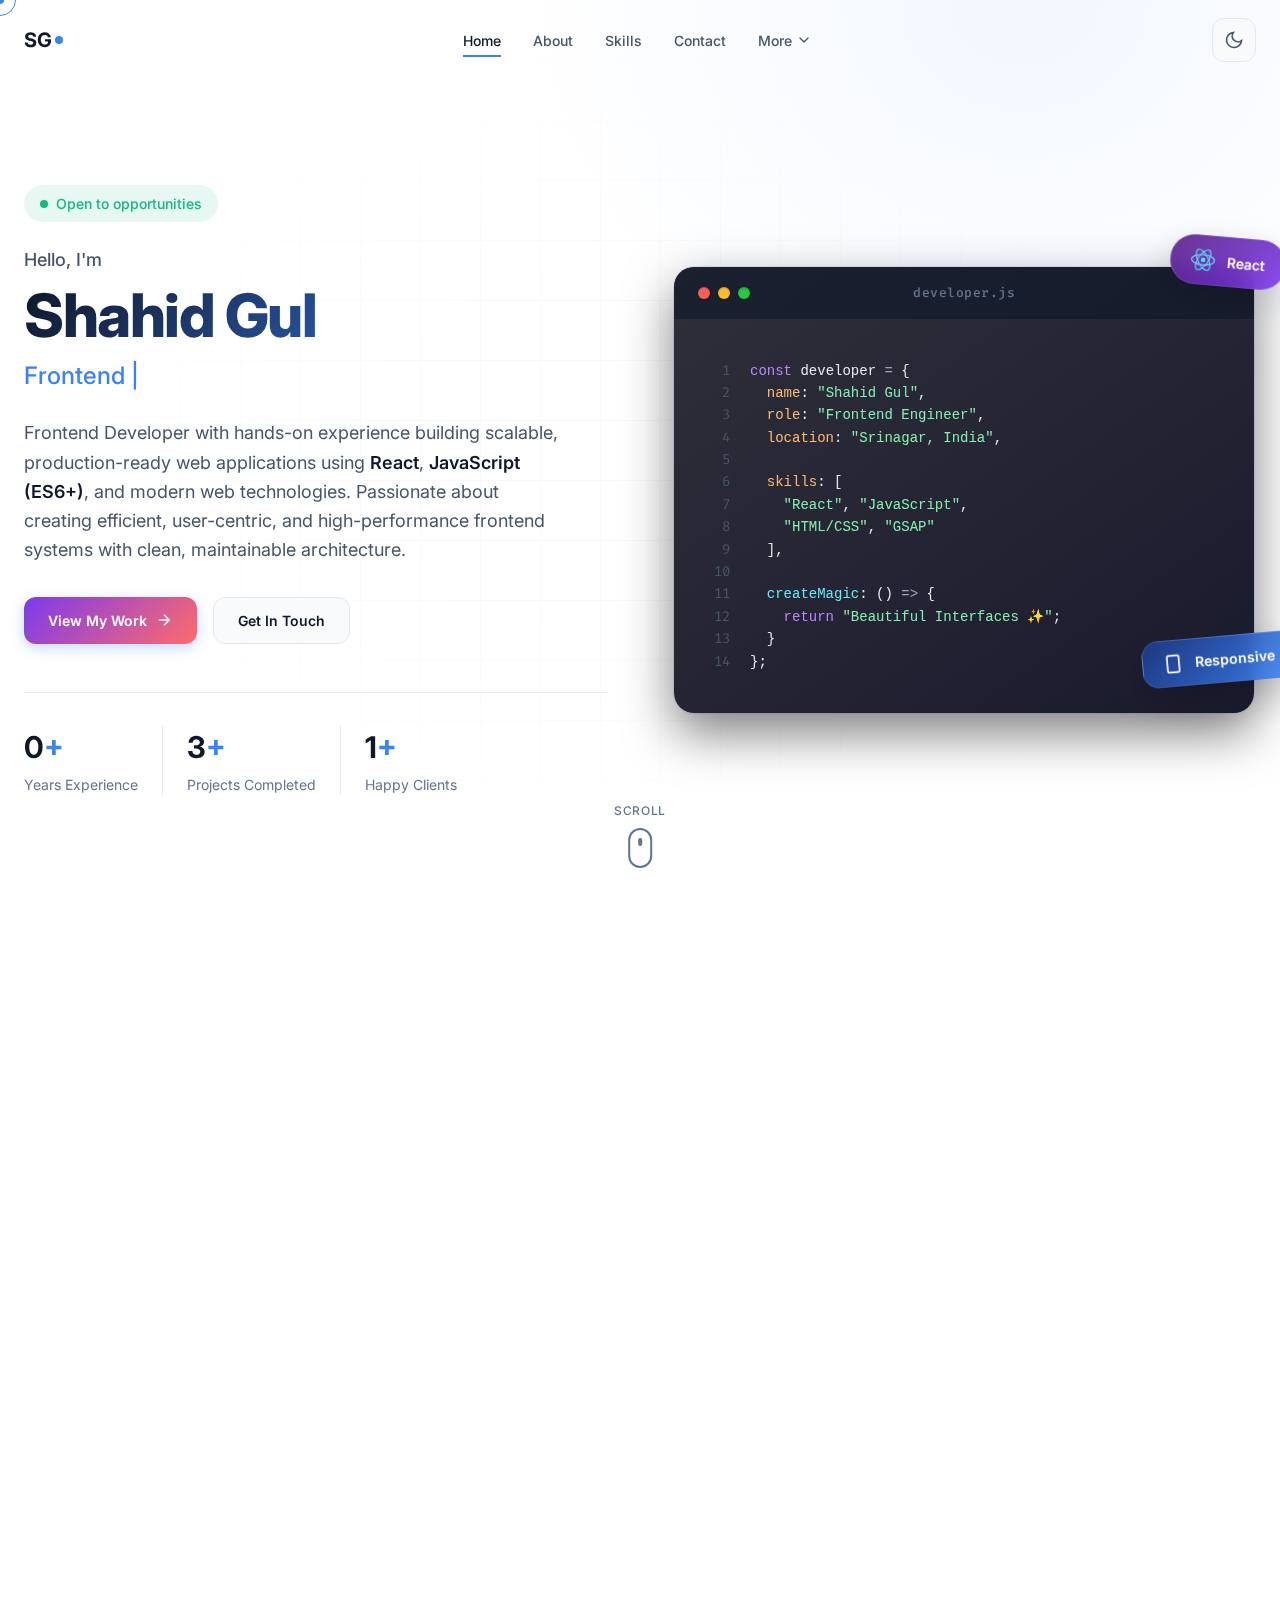
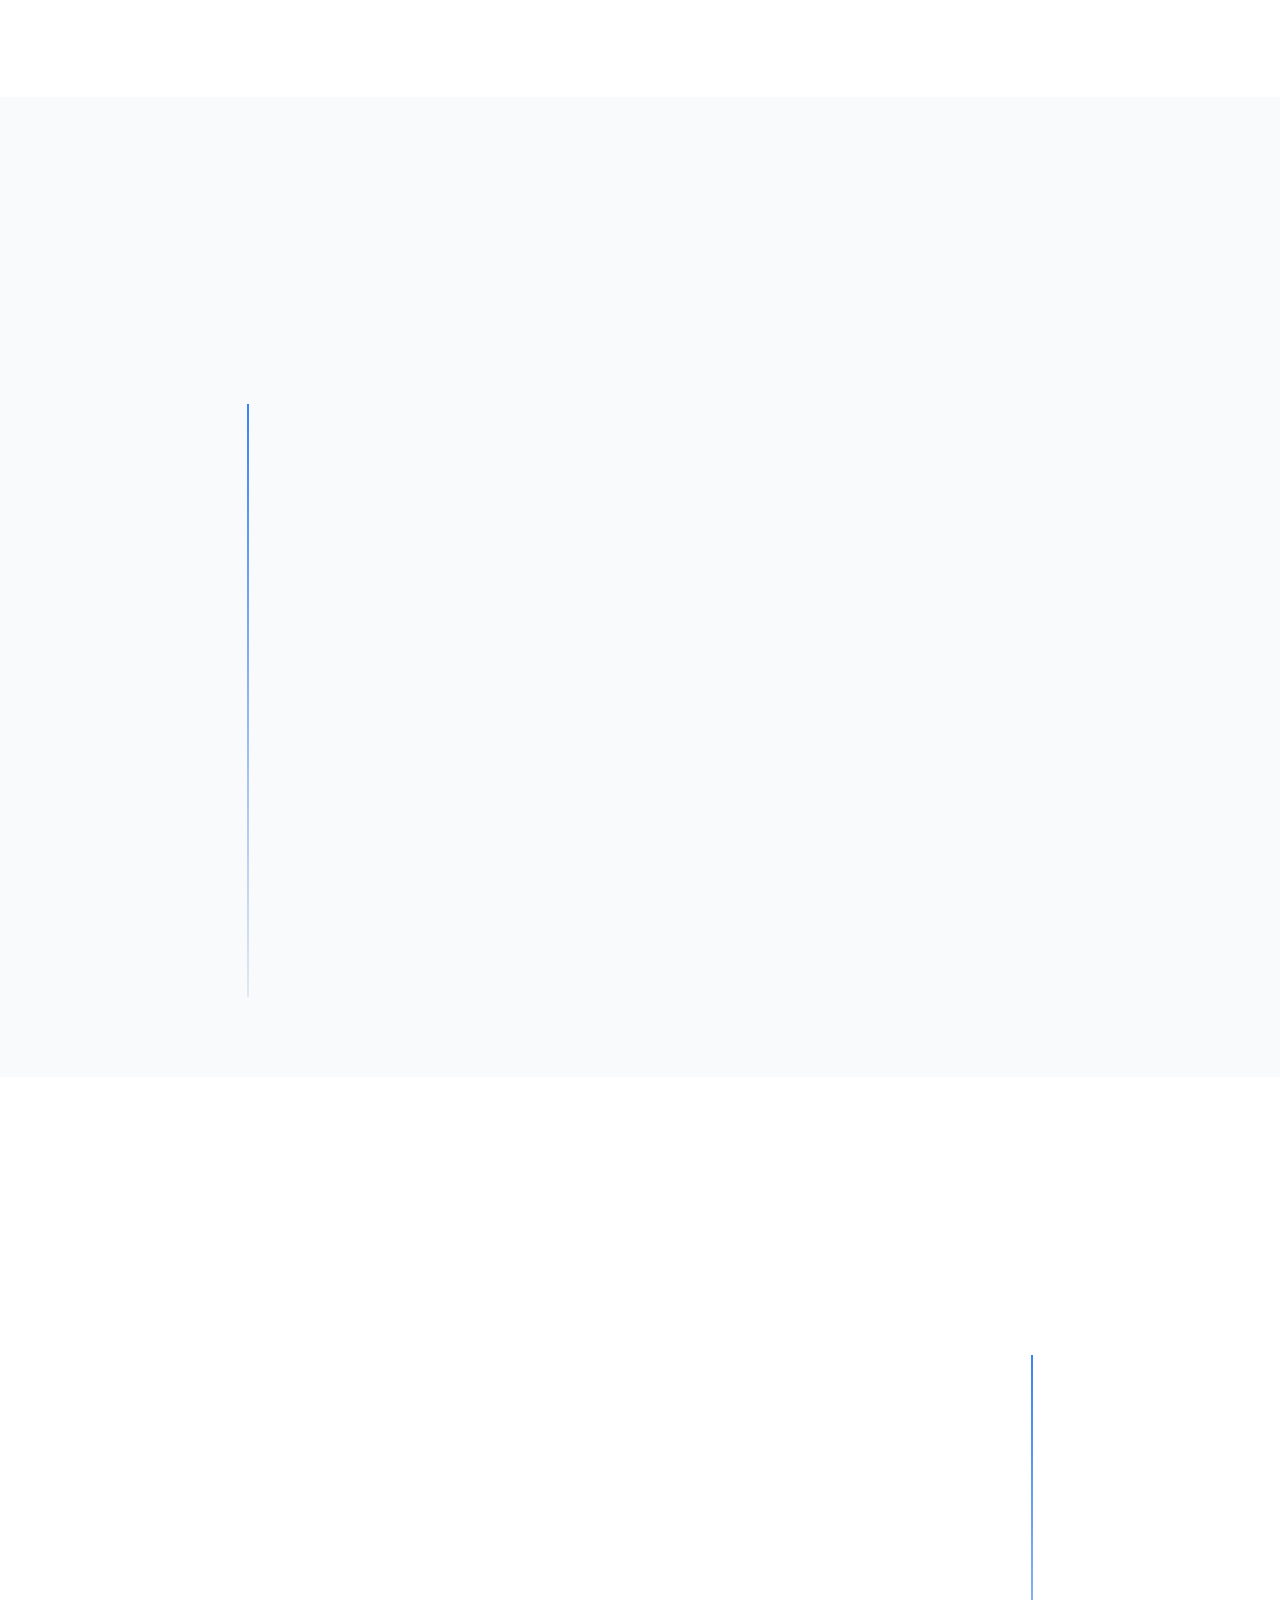
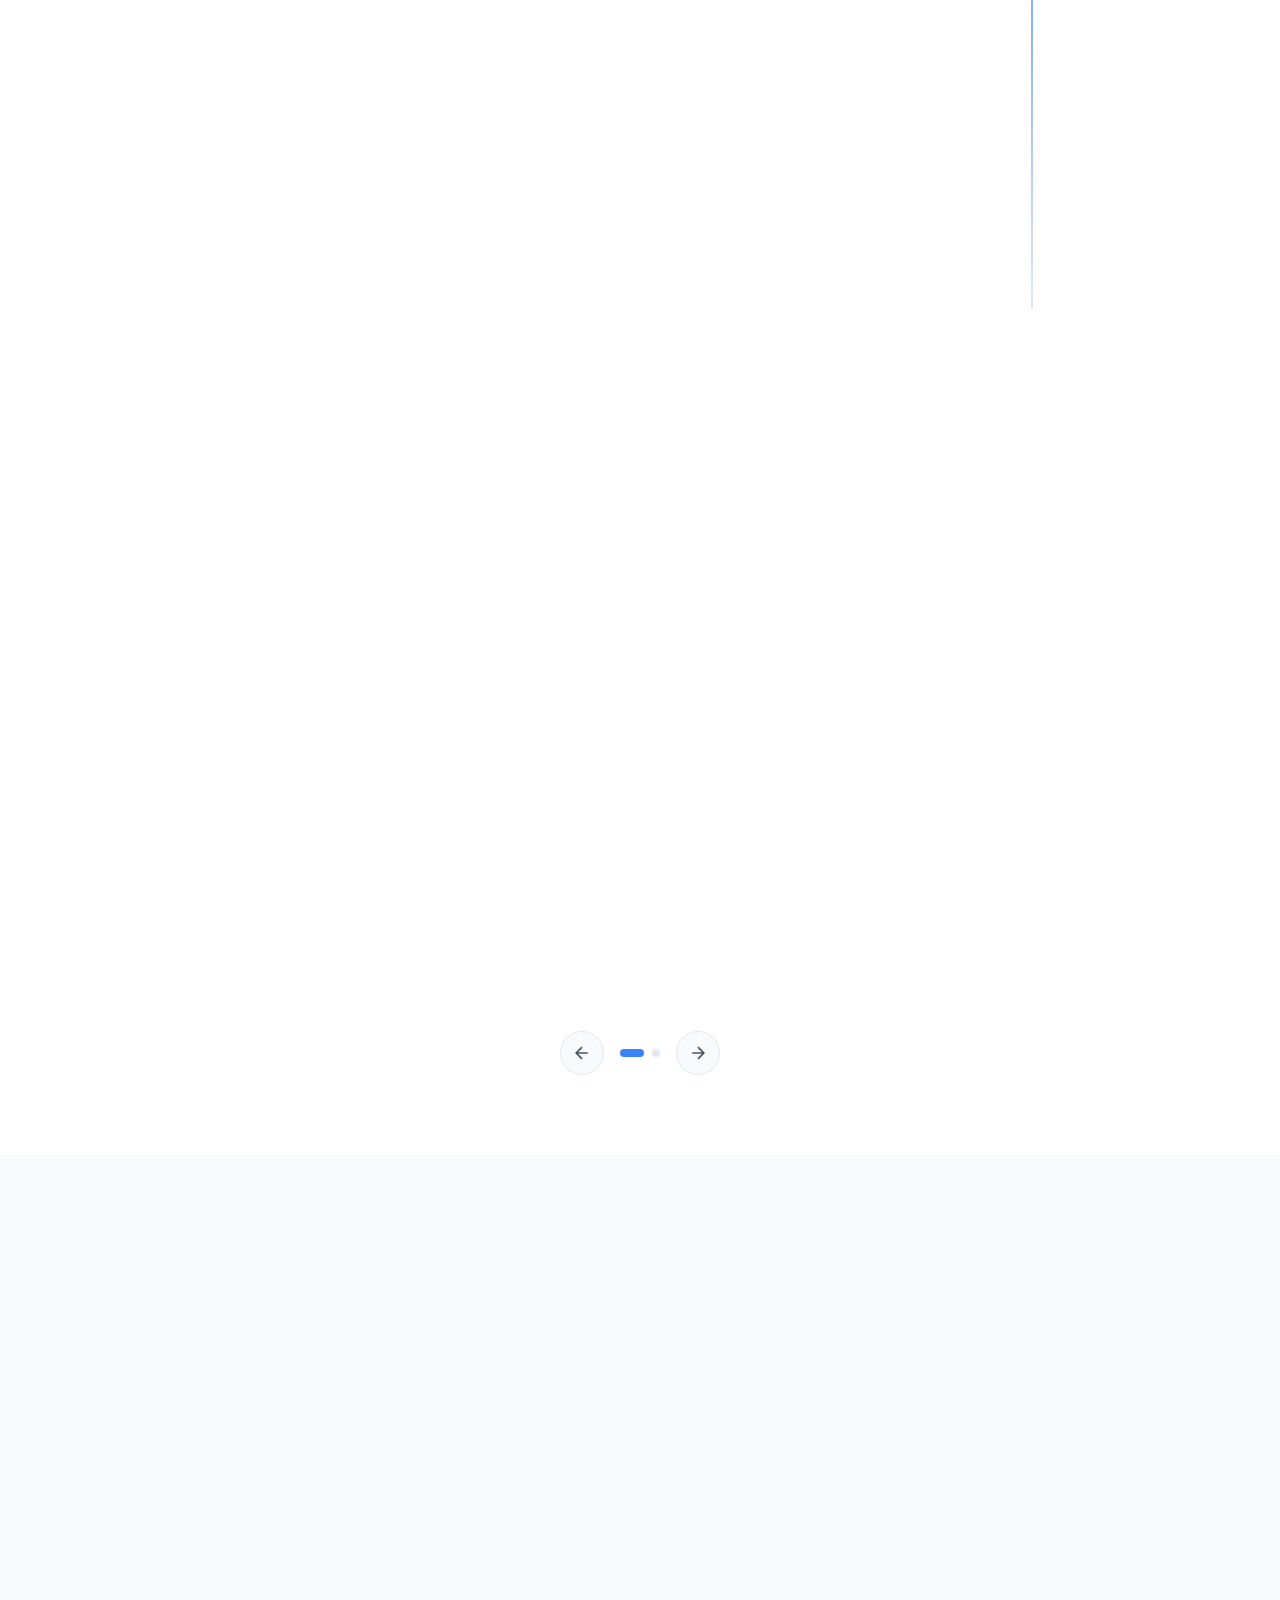
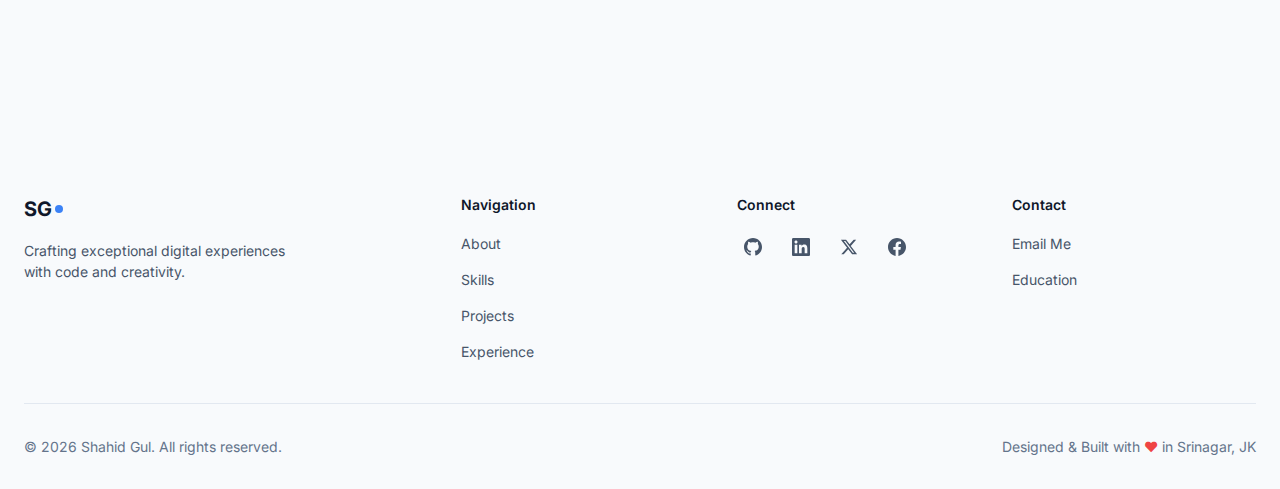
<file: index.html>
<!DOCTYPE html>
<html lang="en" data-theme="light">

<head>
    <meta charset="UTF-8">
    <meta name="viewport" content="width=device-width, initial-scale=1.0">
    <meta name="description"
        content="Shahid Gul - Frontend Developer specializing in React, JavaScript, and modern web technologies. Building scalable, production-ready applications from Srinagar, JK.">
    <meta name="keywords"
        content="Frontend Developer, React Developer, JavaScript Developer, Web Developer, React.js, TanStack Query, Material UI, Srinagar">
    <meta name="author" content="Shahid Gul">
    <meta name="robots" content="index, follow">

    <!-- Open Graph / Social Media Meta Tags -->
    <meta property="og:title" content="Shahid Gul | Frontend Developer">
    <meta property="og:description"
        content="Frontend Developer specializing in React, JavaScript, and modern web technologies. Building scalable applications.">
    <meta property="og:type" content="website">
    <meta property="og:url" content="https://shahidgul19.github.io">
    <meta property="og:image" content="https://shahidgul19.github.io/images/profile.png">
    <meta property="og:site_name" content="Shahid Gul Portfolio">

    <!-- Twitter Card -->
    <meta name="twitter:card" content="summary_large_image">
    <meta name="twitter:site" content="@Imshahidsid">
    <meta name="twitter:creator" content="@Imshahidsid">
    <meta name="twitter:title" content="Shahid Gul | Frontend Developer">
    <meta name="twitter:description"
        content="Frontend Developer specializing in React, JavaScript, and modern web technologies.">
    <meta name="twitter:image" content="https://shahidgul19.github.io/images/profile.png">

    <!-- Favicon -->
    <!-- Favicon -->
    <link rel="icon" type="image/svg+xml" href="images/favicon.png">
    <link rel="apple-touch-icon" href="images/favicon.png">

    <!-- Preconnect for performance -->
    <link rel="preconnect" href="https://fonts.googleapis.com">
    <link rel="preconnect" href="https://fonts.gstatic.com" crossorigin>
    <link
        href="https://fonts.googleapis.com/css2?family=Inter:wght@300;400;500;600;700;800&family=Fira+Code:wght@400;500&display=swap"
        rel="stylesheet">

    <title>Shahid Gul | Frontend Developer</title>
    <link rel="canonical" href="https://shahidgul19.github.io/">
    <link rel="stylesheet" href="style.css">

    <!-- JSON-LD Schema -->
    <script type="application/ld+json">
    [
      {
        "@context": "https://schema.org",
        "@type": "Person",
        "@id": "https://shahidgul19.github.io/#person",
        "name": "Shahid Gul",
        "jobTitle": "Frontend Developer",
        "url": "https://shahidgul19.github.io",
        "image": "https://shahidgul19.github.io/images/profile.png",
        "sameAs": [
          "https://github.com/Shahidgul19",
          "https://linkedin.com/in/shahid-gul-42a1691aa",
          "https://x.com/Imshahidsid",
          "https://facebook.com/ishahid.1998"
        ],
        "knowsAbout": ["React", "JavaScript", "Web Development", "UI/UX Design", "SEO"],
        "worksFor": {
          "@id": "https://shahidgul19.github.io/#service"
        }
      },
      {
        "@context": "https://schema.org",
        "@type": "ProfessionalService",
        "@id": "https://shahidgul19.github.io/#service",
        "name": "Shahid Gul Web Development",
        "image": "https://shahidgul19.github.io/images/profile.png",
        "url": "https://shahidgul19.github.io",
        "telephone": "+917006811096",
        "priceRange": "$$",
        "address": {
          "@type": "PostalAddress",
          "addressLocality": "Srinagar",
          "addressRegion": "JK",
          "addressCountry": "IN"
        },
        "serviceType": ["React Development", "UI/UX Design", "SEO Optimization"]
      }
    ]
    </script>
</head>

<body>
    <!-- ===== LOADER ===== -->
    <div class="loader" id="loader" aria-hidden="true">
        <div class="loader-content">
            <div class="loader-spinner"></div>
            <span class="loader-text">Loading...</span>
        </div>
    </div>

    <!-- ===== CURSOR (Desktop Only) ===== -->
    <div class="cursor" id="cursor" aria-hidden="true"></div>
    <div class="cursor-follower" id="cursor-follower" aria-hidden="true"></div>

    <!-- ===== NAVIGATION ===== -->
    <header class="header" id="header" role="banner">
        <nav class="nav container" role="navigation" aria-label="Main navigation">
            <a href="#hero" class="nav-logo" aria-label="Shahid Gul - Home">
                <span class="logo-text">SG</span>
                <span class="logo-dot"></span>
            </a>

            <ul class="nav-menu" id="nav-menu" role="menubar">
                <li class="nav-item" role="none">
                    <a href="#hero" class="nav-link" role="menuitem">Home</a>
                </li>
                <li class="nav-item" role="none">
                    <a href="#about" class="nav-link" role="menuitem">About</a>
                </li>
                <li class="nav-item" role="none">
                    <a href="#skills" class="nav-link" role="menuitem">Skills</a>
                </li>
                <li class="nav-item" role="none">
                    <a href="#contact" class="nav-link" role="menuitem">Contact</a>
                </li>
                <li class="nav-item dropdown" role="none">
                    <div class="nav-link dropdown-toggle" role="menuitem" tabindex="0">
                        More
                        <svg class="dropdown-icon" viewBox="0 0 24 24" fill="none" stroke="currentColor" stroke-width="2" stroke-linecap="round" stroke-linejoin="round">
                            <polyline points="6 9 12 15 18 9"></polyline>
                        </svg>
                    </div>
                    <ul class="dropdown-menu">
                        <li><a href="#projects" class="nav-link">Projects</a></li>
                        <li><a href="#experience" class="nav-link">Experience</a></li>
                        <li><a href="#education" class="nav-link">Education</a></li>
                        <li><a href="#testimonials" class="nav-link">Google Reviews</a></li>
                        <li><a href="blog.html" class="nav-link">Blog</a></li>
                        <li><a href="services.html" class="nav-link">Services</a></li>
                    </ul>
                </li>
            </ul>

            <div class="nav-actions">
                <!-- Theme Toggle -->
                <button class="theme-toggle" id="theme-toggle" aria-label="Toggle dark mode" title="Toggle theme">
                    <svg class="theme-icon sun" viewBox="0 0 24 24" fill="none" stroke="currentColor" stroke-width="2">
                        <circle cx="12" cy="12" r="5"></circle>
                        <path
                            d="M12 1v2M12 21v2M4.22 4.22l1.42 1.42M18.36 18.36l1.42 1.42M1 12h2M21 12h2M4.22 19.78l1.42-1.42M18.36 5.64l1.42-1.42">
                        </path>
                    </svg>
                    <svg class="theme-icon moon" viewBox="0 0 24 24" fill="none" stroke="currentColor" stroke-width="2">
                        <path d="M21 12.79A9 9 0 1 1 11.21 3 7 7 0 0 0 21 12.79z"></path>
                    </svg>
                </button>

                <!-- Mobile Menu Toggle -->
                <button class="nav-toggle" id="nav-toggle" aria-label="Toggle navigation menu" aria-expanded="false">
                    <span class="hamburger"></span>
                </button>
            </div>
        </nav>
    </header>

    <main id="main" role="main">
        <!-- ===== HERO SECTION ===== -->
        <section class="hero section" id="hero" aria-labelledby="hero-title">
            <div class="hero-bg">
                <div class="hero-gradient"></div>
                <div class="hero-grid"></div>
            </div>

            <div class="container hero-container">
                <div class="hero-content">
                    <div class="hero-badge animate-fade-up">
                        <span class="badge-dot"></span>
                        <span>Open to opportunities</span>
                    </div>

                    <h1 class="hero-title animate-fade-up" id="hero-title">
                        <span class="hero-greeting">Hello, I'm</span>
                        <span class="hero-name">Shahid Gul</span>
                        <span class="hero-role">
                            <span class="role-static"></span>
                            <span class="role-dynamic" id="typed-text"></span>
                            <span class="typing-cursor">|</span>
                        </span>
                    </h1>

                    <p class="hero-description animate-fade-up">
                        Frontend Developer with hands-on experience building scalable,
                        production-ready web applications
                        using <strong>React</strong>, <strong>JavaScript (ES6+)</strong>, and modern web technologies.
                        Passionate about creating efficient, user-centric, and high-performance frontend systems with
                        clean, maintainable architecture.
                    </p>

                    <div class="hero-cta animate-fade-up">
                        <a href="#projects" class="btn btn-primary">
                            <span>View My Work</span>
                            <svg viewBox="0 0 24 24" fill="none" stroke="currentColor" stroke-width="2">
                                <path d="M5 12h14M12 5l7 7-7 7" />
                            </svg>
                        </a>
                        <a href="#contact" class="btn btn-secondary">
                            <span>Get In Touch</span>
                        </a>
                    </div>

                    <div class="hero-stats animate-fade-up">
                        <div class="stat-item">
                            <span class="stat-number" data-count="2">0</span>
                            <span class="stat-label">Years Experience</span>
                        </div>
                        <div class="stat-divider"></div>
                        <div class="stat-item">
                            <span class="stat-number" data-count="10">0</span>
                            <span class="stat-label">Projects Completed</span>
                        </div>
                        <div class="stat-divider"></div>
                        <div class="stat-item">
                            <span class="stat-number" data-count="5">0</span>
                            <span class="stat-label">Happy Clients</span>
                        </div>
                    </div>
                </div>

                <div class="hero-visual animate-fade-left">
                    <div class="code-window">
                        <div class="window-header">
                            <div class="traffic-lights">
                                <span class="traffic-light red"></span>
                                <span class="traffic-light yellow"></span>
                                <span class="traffic-light green"></span>
                            </div>
                            <div class="window-title">developer.js</div>
                        </div>
                        <div class="window-body">
                            <div class="line-numbers">
                                <div>1</div>
                                <div>2</div>
                                <div>3</div>
                                <div>4</div>
                                <div>5</div>
                                <div>6</div>
                                <div>7</div>
                                <div>8</div>
                                <div>9</div>
                                <div>10</div>
                                <div>11</div>
                                <div>12</div>
                                <div>13</div>
                                <div>14</div>
                            </div>
                            <div class="code-content">
                                <pre class="code-block"><code class="language-javascript"><span class="token keyword">const</span> <span class="token variable">developer</span> <span class="token operator">=</span> <span class="token punctuation">{</span>
  <span class="token property">name</span><span class="token punctuation">:</span> <span class="token string">"Shahid Gul"</span><span class="token punctuation">,</span>
  <span class="token property">role</span><span class="token punctuation">:</span> <span class="token string">"Frontend Engineer"</span><span class="token punctuation">,</span>
  <span class="token property">location</span><span class="token punctuation">:</span> <span class="token string">"Srinagar, India"</span><span class="token punctuation">,</span>

  <span class="token property">skills</span><span class="token punctuation">:</span> <span class="token punctuation">[</span>
    <span class="token string">"React"</span><span class="token punctuation">,</span> <span class="token string">"JavaScript"</span><span class="token punctuation">,</span>
    <span class="token string">"HTML/CSS"</span><span class="token punctuation">,</span> <span class="token string">"GSAP"</span>
  <span class="token punctuation">]</span><span class="token punctuation">,</span>

  <span class="token function">createMagic</span><span class="token punctuation">:</span> <span class="token punctuation">()</span> <span class="token operator">=></span> <span class="token punctuation">{</span>
    <span class="token keyword">return</span> <span class="token string">"Beautiful Interfaces ✨"</span><span class="token punctuation">;</span>
  <span class="token punctuation">}</span>
<span class="token punctuation">};</span></code></pre>
                            </div>
                        </div>
                    </div>

                    <!-- Floating Badges -->
                    <div class="floating-badge badge-react">
                        <svg viewBox="-10.5 -9.45 21 18.9" fill="none" class="badge-icon">
                            <circle cx="0" cy="0" r="2" fill="currentColor"></circle>
                            <g stroke="currentColor" stroke-width="1" fill="none">
                                <ellipse rx="10" ry="4.5"></ellipse>
                                <ellipse rx="10" ry="4.5" transform="rotate(60)"></ellipse>
                                <ellipse rx="10" ry="4.5" transform="rotate(120)"></ellipse>
                            </g>
                        </svg>
                        <span>React</span>
                    </div>

                    <div class="floating-badge badge-responsive">
                        <svg viewBox="0 0 24 24" fill="none" stroke="currentColor" stroke-width="2" class="badge-icon">
                            <rect x="5" y="2" width="14" height="20" rx="2" ry="2"></rect>
                            <line x1="12" y1="18" x2="12.01" y2="18"></line>
                        </svg>
                        <span>Responsive</span>
                    </div>
                </div>
            </div>

            <div class="scroll-indicator">
                <a href="#about" class="scroll-link" aria-label="Scroll to about section">
                    <span class="scroll-text">Scroll</span>
                    <div class="scroll-mouse">
                        <div class="scroll-wheel"></div>
                    </div>
                </a>
            </div>
        </section>

        <!-- ===== ABOUT SECTION ===== -->
        <section class="about section" id="about" aria-labelledby="about-title">
            <div class="container">
                <div class="section-header">
                    <span class="section-subtitle animate-fade-up">Get To Know Me</span>
                    <h2 class="section-title animate-fade-up" id="about-title">About Me</h2>
                </div>

                <div class="about-content">
                    <div class="about-image animate-fade-right">
                        <div class="about-image-wrapper">
                            <div class="about-image-main">
                                <img src="images/profile.png" alt="Shahid Gul" class="about-profile-img">
                            </div>
                            <div class="about-image-accent"></div>
                            <div class="about-experience-badge">
                                <span class="experience-number">2+</span>
                                <span class="experience-text">Years of<br>Experience</span>
                            </div>
                        </div>
                    </div>

                    <div class="about-text animate-fade-left">
                        <h3 class="about-headline">
                            Crafting Digital Excellence Through Code & Design
                        </h3>

                        <div class="about-description">
                            <p>
                                I'm a <strong>Senior Frontend Developer</strong> and <strong>UI/UX Designer</strong>
                                with over 2+ years of experience building exceptional digital products for
                                startups and Fortune 10 companies alike.
                            </p>
                            <p>
                                My journey began in the early days of web development, and I've evolved alongside
                                the industry—from table-based layouts to modern component architectures. This deep
                                understanding of web fundamentals, combined with cutting-edge expertise, allows me
                                to architect solutions that are both innovative and rock-solid.
                            </p>
                            <p>
                                I believe that great software is built at the intersection of <strong>technical
                                    excellence</strong>, <strong>thoughtful design</strong>, and <strong>user
                                    empathy</strong>.
                                Every line of code I write serves a purpose, and every pixel I place tells a story.
                            </p>
                        </div>

                        <div class="about-details">
                            <div class="detail-item">
                                <span class="detail-label">Name</span>
                                <span class="detail-value">Shahid Gul</span>
                            </div>
                            <div class="detail-item">
                                <span class="detail-label">Location</span>
                                <span class="detail-value">Srinagar, JK, India</span>
                            </div>
                            <div class="detail-item">
                                <span class="detail-label">Email</span>
                                <span class="detail-value">meshahid36@gmail.com</span>
                            </div>
                            <div class="detail-item">
                                <span class="detail-label">Phone</span>
                                <span class="detail-value">+91 7006811096</span>
                            </div>
                        </div>

                        <div class="about-cta">
                            <a href="#contact" class="btn btn-primary">
                                <span>Let's Work Together</span>
                                <svg viewBox="0 0 24 24" fill="none" stroke="currentColor" stroke-width="2">
                                    <path d="M5 12h14M12 5l7 7-7 7" />
                                </svg>
                            </a>
                            <a href="#" class="btn btn-outline" download>
                                <svg viewBox="0 0 24 24" fill="none" stroke="currentColor" stroke-width="2">
                                    <path d="M21 15v4a2 2 0 0 1-2 2H5a2 2 0 0 1-2-2v-4M7 10l5 5 5-5M12 15V3" />
                                </svg>
                                <span>Download CV</span>
                            </a>
                        </div>
                    </div>
                </div>
            </div>
        </section>

        <!-- ===== SKILLS SECTION ===== -->
        <section class="skills section section-alt" id="skills" aria-labelledby="skills-title">
            <div class="container">
                <div class="section-header">
                    <span class="section-subtitle animate-fade-up">What I Do Best</span>
                    <h2 class="section-title animate-fade-up" id="skills-title">Skills & Expertise</h2>
                    <p class="section-description animate-fade-up">
                        A comprehensive toolkit refined over 2+ years of building exceptional digital experiences.
                    </p>
                </div>

                <div class="skills-grid">
                    <!-- Frontend Development -->
                    <div class="skill-category animate-fade-up">
                        <div class="skill-category-header">
                            <div class="skill-category-icon">
                                <svg viewBox="0 0 24 24" fill="none" stroke="currentColor" stroke-width="2">
                                    <polyline points="16 18 22 12 16 6"></polyline>
                                    <polyline points="8 6 2 12 8 18"></polyline>
                                </svg>
                            </div>
                            <h3 class="skill-category-title">Frontend Development</h3>
                        </div>
                        <div class="skill-items">
                            <div class="skill-item">
                                <div class="skill-info">
                                    <span class="skill-name">React.js</span>
                                    <span class="skill-level">Advanced</span>
                                </div>
                                <div class="skill-bar">
                                    <div class="skill-progress" data-progress="90"></div>
                                </div>
                            </div>
                            <div class="skill-item">
                                <div class="skill-info">
                                    <span class="skill-name">JavaScript (ES6+)</span>
                                    <span class="skill-level">Advanced</span>
                                </div>
                                <div class="skill-bar">
                                    <div class="skill-progress" data-progress="88"></div>
                                </div>
                            </div>
                            <div class="skill-item">
                                <div class="skill-info">
                                    <span class="skill-name">HTML5 / CSS3</span>
                                    <span class="skill-level">Expert</span>
                                </div>
                                <div class="skill-bar">
                                    <div class="skill-progress" data-progress="95"></div>
                                </div>
                            </div>
                            <div class="skill-item">
                                <div class="skill-info">
                                    <span class="skill-name">Material UI / Tailwind CSS</span>
                                    <span class="skill-level">Advanced</span>
                                </div>
                                <div class="skill-bar">
                                    <div class="skill-progress" data-progress="85"></div>
                                </div>
                            </div>
                            <div class="skill-item">
                                <div class="skill-info">
                                    <span class="skill-name">TanStack Query</span>
                                    <span class="skill-level">Advanced</span>
                                </div>
                                <div class="skill-bar">
                                    <div class="skill-progress" data-progress="82"></div>
                                </div>
                            </div>
                        </div>
                    </div>

                    <!-- Backend & Database -->
                    <div class="skill-category animate-fade-up" style="--delay: 0.1s">
                        <div class="skill-category-header">
                            <div class="skill-category-icon">
                                <svg viewBox="0 0 24 24" fill="none" stroke="currentColor" stroke-width="2">
                                    <rect x="2" y="3" width="20" height="14" rx="2" ry="2"></rect>
                                    <line x1="8" y1="21" x2="16" y2="21"></line>
                                    <line x1="12" y1="17" x2="12" y2="21"></line>
                                </svg>
                            </div>
                            <h3 class="skill-category-title">Backend & Database</h3>
                        </div>
                        <div class="skill-items">
                            <div class="skill-item">
                                <div class="skill-info">
                                    <span class="skill-name">REST APIs</span>
                                    <span class="skill-level">Advanced</span>
                                </div>
                                <div class="skill-bar">
                                    <div class="skill-progress" data-progress="85"></div>
                                </div>
                            </div>
                            <div class="skill-item">
                                <div class="skill-info">
                                    <span class="skill-name">MongoDB (Basic)</span>
                                    <span class="skill-level">Intermediate</span>
                                </div>
                                <div class="skill-bar">
                                    <div class="skill-progress" data-progress="65"></div>
                                </div>
                            </div>
                        </div>
                    </div>

                    <!-- Version Control & Development Tools -->
                    <div class="skill-category animate-fade-up" style="--delay: 0.2s">
                        <div class="skill-category-header">
                            <div class="skill-category-icon">
                                <svg viewBox="0 0 24 24" fill="none" stroke="currentColor" stroke-width="2">
                                    <path
                                        d="M14.7 6.3a1 1 0 0 0 0 1.4l1.6 1.6a1 1 0 0 0 1.4 0l3.77-3.77a6 6 0 0 1-7.94 7.94l-6.91 6.91a2.12 2.12 0 0 1-3-3l6.91-6.91a6 6 0 0 1 7.94-7.94l-3.76 3.76z">
                                    </path>
                                </svg>
                            </div>
                            <h3 class="skill-category-title">Version Control & Tools</h3>
                        </div>
                        <div class="skill-items">
                            <div class="skill-item">
                                <div class="skill-info">
                                    <span class="skill-name">Git / GitHub</span>
                                    <span class="skill-level">Advanced</span>
                                </div>
                                <div class="skill-bar">
                                    <div class="skill-progress" data-progress="88"></div>
                                </div>
                            </div>
                            <div class="skill-item">
                                <div class="skill-info">
                                    <span class="skill-name">VS Code</span>
                                    <span class="skill-level">Expert</span>
                                </div>
                                <div class="skill-bar">
                                    <div class="skill-progress" data-progress="95"></div>
                                </div>
                            </div>
                            <div class="skill-item">
                                <div class="skill-info">
                                    <span class="skill-name">Chrome DevTools</span>
                                    <span class="skill-level">Advanced</span>
                                </div>
                                <div class="skill-bar">
                                    <div class="skill-progress" data-progress="85"></div>
                                </div>
                            </div>
                        </div>
                    </div>

                    <!-- Tools & DevOps -->
                    <div class="skill-category animate-fade-up" style="--delay: 0.3s">
                        <div class="skill-category-header">
                            <div class="skill-category-icon">
                                <svg viewBox="0 0 24 24" fill="none" stroke="currentColor" stroke-width="2">
                                    <path
                                        d="M14.7 6.3a1 1 0 0 0 0 1.4l1.6 1.6a1 1 0 0 0 1.4 0l3.77-3.77a6 6 0 0 1-7.94 7.94l-6.91 6.91a2.12 2.12 0 0 1-3-3l6.91-6.91a6 6 0 0 1 7.94-7.94l-3.76 3.76z">
                                    </path>
                                </svg>
                            </div>
                            <h3 class="skill-category-title">Tools & DevOps</h3>
                        </div>
                        <div class="skill-items">
                            <div class="skill-item">
                                <div class="skill-info">
                                    <span class="skill-name">Git / GitHub</span>
                                    <span class="skill-level">Expert</span>
                                </div>
                                <div class="skill-bar">
                                    <div class="skill-progress" data-progress="95"></div>
                                </div>
                            </div>
                            <div class="skill-item">
                                <div class="skill-info">
                                    <span class="skill-name">Docker / Kubernetes</span>
                                    <span class="skill-level">Advanced</span>
                                </div>
                                <div class="skill-bar">
                                    <div class="skill-progress" data-progress="78"></div>
                                </div>
                            </div>
                            <div class="skill-item">
                                <div class="skill-info">
                                    <span class="skill-name">AWS / Vercel / Netlify</span>
                                    <span class="skill-level">Advanced</span>
                                </div>
                                <div class="skill-bar">
                                    <div class="skill-progress" data-progress="85"></div>
                                </div>
                            </div>
                            <div class="skill-item">
                                <div class="skill-info">
                                    <span class="skill-name">CI/CD Pipelines</span>
                                    <span class="skill-level">Advanced</span>
                                </div>
                                <div class="skill-bar">
                                    <div class="skill-progress" data-progress="82"></div>
                                </div>
                            </div>
                            <div class="skill-item">
                                <div class="skill-info">
                                    <span class="skill-name">Testing (Jest, Cypress)</span>
                                    <span class="skill-level">Expert</span>
                                </div>
                                <div class="skill-bar">
                                    <div class="skill-progress" data-progress="90"></div>
                                </div>
                            </div>
                        </div>
                    </div>
                </div>

                <!-- Additional Skills Tags -->
                <div class="skills-additional animate-fade-up">
                    <h4 class="skills-additional-title">Also experienced with</h4>
                    <div class="skills-tags">
                        <span class="skill-tag">Redux</span>
                        <span class="skill-tag">Zustand</span>
                        <span class="skill-tag">TailwindCSS</span>
                        <span class="skill-tag">Styled Components</span>
                        <span class="skill-tag">Framer Motion</span>
                        <span class="skill-tag">Three.js</span>
                        <span class="skill-tag">WebGL</span>
                        <span class="skill-tag">PWA</span>
                        <span class="skill-tag">Web Accessibility</span>
                        <span class="skill-tag">Performance Optimization</span>
                        <span class="skill-tag">SEO</span>
                        <span class="skill-tag">Agile/Scrum</span>
                        <span class="skill-tag">Team Leadership</span>
                        <span class="skill-tag">Technical Writing</span>
                    </div>
                </div>
            </div>
        </section>

        <!-- ===== PROJECTS SECTION ===== -->
        <section class="projects section" id="projects" aria-labelledby="projects-title">
            <div class="container">
                <div class="section-header">
                    <span class="section-subtitle animate-fade-up">My Recent Work</span>
                    <h2 class="section-title animate-fade-up" id="projects-title">Featured Projects</h2>
                    <p class="section-description animate-fade-up">
                        A selection of projects that showcase my expertise in building modern, scalable applications.
                    </p>
                </div>

                <div class="projects-filter animate-fade-up">
                    <button class="filter-btn active" data-filter="all">All Projects</button>
                    <button class="filter-btn" data-filter="web">Web Apps</button>
                    <button class="filter-btn" data-filter="mobile">Mobile</button>
                    <button class="filter-btn" data-filter="design">UI/UX</button>
                </div>

                <div class="projects-grid">
                    <!-- Project 1 -->
                    <article class="project-card animate-fade-up" data-category="web">
                        <div class="project-image">
                            <img src="images/Hydrowarm.PNG" alt="Hydrowarm CRM System" loading="lazy">
                            <div class="project-overlay">
                                <div class="project-links">
                                    <a href="#" class="project-link" aria-label="View live project">
                                        <svg viewBox="0 0 24 24" fill="none" stroke="currentColor" stroke-width="2">
                                            <path d="M18 13v6a2 2 0 0 1-2 2H5a2 2 0 0 1-2-2V8a2 2 0 0 1 2-2h6"></path>
                                            <polyline points="15 3 21 3 21 9"></polyline>
                                            <line x1="10" y1="14" x2="21" y2="3"></line>
                                        </svg>
                                    </a>
                                    <a href="#" class="project-link" aria-label="View source code">
                                        <svg viewBox="0 0 24 24" fill="none" stroke="currentColor" stroke-width="2">
                                            <path
                                                d="M9 19c-5 1.5-5-2.5-7-3m14 6v-3.87a3.37 3.37 0 0 0-.94-2.61c3.14-.35 6.44-1.54 6.44-7A5.44 5.44 0 0 0 20 4.77 5.07 5.07 0 0 0 19.91 1S18.73.65 16 2.48a13.38 13.38 0 0 0-7 0C6.27.65 5.09 1 5.09 1A5.07 5.07 0 0 0 5 4.77a5.44 5.44 0 0 0-1.5 3.78c0 5.42 3.3 6.61 6.44 7A3.37 3.37 0 0 0 9 18.13V22">
                                            </path>
                                        </svg>
                                    </a>
                                </div>
                            </div>
                        </div>
                        <div class="project-content">
                            <span class="project-category">CRM System</span>
                            <h3 class="project-title">Hydrowarm CRM System</h3>
                            <p class="project-description">
                                Production-ready CRM system with role-based dashboards, permission-based UI rendering,
                                and lead management workflows. Built with reusable components and optimized server-state
                                handling.
                            </p>
                            <div class="project-tech">
                                <span class="tech-tag">React</span>
                                <span class="tech-tag">JavaScript</span>
                                <span class="tech-tag">TanStack Query</span>
                                <span class="tech-tag">Material UI</span>
                            </div>
                        </div>
                    </article>

                    <!-- Project 2 -->
                    <article class="project-card animate-fade-up" data-category="web" style="--delay: 0.1s">
                        <div class="project-image">
                            <img src="images/lead_managment.PNG" alt="Lead Management System" loading="lazy">
                            <div class="project-overlay">
                                <div class="project-links">
                                    <a href="#" class="project-link" aria-label="View live project">
                                        <svg viewBox="0 0 24 24" fill="none" stroke="currentColor" stroke-width="2">
                                            <path d="M18 13v6a2 2 0 0 1-2 2H5a2 2 0 0 1-2-2V8a2 2 0 0 1 2-2h6"></path>
                                            <polyline points="15 3 21 3 21 9"></polyline>
                                            <line x1="10" y1="14" x2="21" y2="3"></line>
                                        </svg>
                                    </a>
                                    <a href="#" class="project-link" aria-label="View source code">
                                        <svg viewBox="0 0 24 24" fill="none" stroke="currentColor" stroke-width="2">
                                            <path
                                                d="M9 19c-5 1.5-5-2.5-7-3m14 6v-3.87a3.37 3.37 0 0 0-.94-2.61c3.14-.35 6.44-1.54 6.44-7A5.44 5.44 0 0 0 20 4.77 5.07 5.07 0 0 0 19.91 1S18.73.65 16 2.48a13.38 13.38 0 0 0-7 0C6.27.65 5.09 1 5.09 1A5.07 5.07 0 0 0 5 4.77a5.44 5.44 0 0 0-1.5 3.78c0 5.42 3.3 6.61 6.44 7A3.37 3.37 0 0 0 9 18.13V22">
                                            </path>
                                        </svg>
                                    </a>
                                </div>
                            </div>
                        </div>
                        <div class="project-content">
                            <span class="project-category">Lead Management</span>
                            <h3 class="project-title">CRM / Lead Management System</h3>
                            <p class="project-description">
                                Dynamic CRM frontend with dashboards, forms, filters, and lead tracking modules.
                                Efficient API data management and role-based UI components with focus on usability.
                            </p>
                            <div class="project-tech">
                                <span class="tech-tag">React</span>
                                <span class="tech-tag">JavaScript</span>
                                <span class="tech-tag">REST APIs</span>
                                <span class="tech-tag">Tailwind CSS</span>
                            </div>
                        </div>
                    </article>

                    <!-- Project 3 -->
                    <article class="project-card animate-fade-up" data-category="mobile" style="--delay: 0.2s">
                        <div class="project-image">
                            <img src="images/quiz.png" alt="Online Quiz System" loading="lazy">
                            <div class="project-overlay">
                                <div class="project-links">
                                    <a href="#" class="project-link" aria-label="View live project">
                                        <svg viewBox="0 0 24 24" fill="none" stroke="currentColor" stroke-width="2">
                                            <path d="M18 13v6a2 2 0 0 1-2 2H5a2 2 0 0 1-2-2V8a2 2 0 0 1 2-2h6"></path>
                                            <polyline points="15 3 21 3 21 9"></polyline>
                                            <line x1="10" y1="14" x2="21" y2="3"></line>
                                        </svg>
                                    </a>
                                    <a href="#" class="project-link" aria-label="View source code">
                                        <svg viewBox="0 0 24 24" fill="none" stroke="currentColor" stroke-width="2">
                                            <path
                                                d="M9 19c-5 1.5-5-2.5-7-3m14 6v-3.87a3.37 3.37 0 0 0-.94-2.61c3.14-.35 6.44-1.54 6.44-7A5.44 5.44 0 0 0 20 4.77 5.07 5.07 0 0 0 19.91 1S18.73.65 16 2.48a13.38 13.38 0 0 0-7 0C6.27.65 5.09 1 5.09 1A5.07 5.07 0 0 0 5 4.77a5.44 5.44 0 0 0-1.5 3.78c0 5.42 3.3 6.61 6.44 7A3.37 3.37 0 0 0 9 18.13V22">
                                            </path>
                                        </svg>
                                    </a>
                                </div>
                            </div>
                        </div>
                        <div class="project-content">
                            <span class="project-category">Quiz System</span>
                            <h3 class="project-title">Online Quiz System</h3>
                            <p class="project-description">
                                Built an online quiz system using PHP and MySQL featuring multiple-choice questions,
                                automated score calculation, and result display. Designed database schema and
                                implemented
                                backend logic.
                            </p>
                            <div class="project-tech">
                                <span class="tech-tag">PHP</span>
                                <span class="tech-tag">MySQL</span>
                                <span class="tech-tag">JavaScript</span>
                                <span class="tech-tag">HTML/CSS</span>
                            </div>
                        </div>
                    </article>

                    <!-- Project 4: Shopistan -->
                    <article class="project-card animate-fade-up" data-category="web" style="--delay: 0.3s">
                        <div class="project-image">
                            <img src="images/shpistan.png" alt="Shopistan E-Commerce" loading="lazy">
                            <div class="project-overlay">
                                <div class="project-links">
                                    <a href="#" class="project-link" aria-label="View live project">
                                        <svg viewBox="0 0 24 24" fill="none" stroke="currentColor" stroke-width="2">
                                            <path d="M18 13v6a2 2 0 0 1-2 2H5a2 2 0 0 1-2-2V8a2 2 0 0 1 2-2h6"></path>
                                            <polyline points="15 3 21 3 21 9"></polyline>
                                            <line x1="10" y1="14" x2="21" y2="3"></line>
                                        </svg>
                                    </a>
                                </div>
                            </div>
                        </div>
                        <div class="project-content">
                            <span class="project-category">E-Commerce</span>
                            <h3 class="project-title">Shopistan</h3>
                            <p class="project-description">
                                A full-stack MERN e-commerce platform where I focused on frontend development. 
                                Features include product filtering, cart management, and secure checkout flows.
                            </p>
                            <div class="project-tech">
                                <span class="tech-tag">React</span>
                                <span class="tech-tag">Redux</span>
                                <span class="tech-tag">Tailwind</span>
                                <span class="tech-tag">MongoDB</span>
                            </div>
                        </div>
                    </article>
                </div>

                <div class="projects-cta animate-fade-up">
                    <a href="#" class="btn btn-outline">
                        <span>View All Projects</span>
                        <svg viewBox="0 0 24 24" fill="none" stroke="currentColor" stroke-width="2">
                            <path d="M5 12h14M12 5l7 7-7 7" />
                        </svg>
                    </a>
                </div>
            </div>
        </section>

        <!-- ===== EXPERIENCE SECTION ===== -->
        <section class="experience section section-alt" id="experience" aria-labelledby="experience-title">
            <div class="container">
                <div class="section-header">
                    <span class="section-subtitle animate-fade-up">My Journey</span>
                    <h2 class="section-title animate-fade-up" id="experience-title">Work Experience</h2>
                    <p class="section-description animate-fade-up">
                        A timeline of my professional journey and the companies I've had the privilege to work with.
                    </p>
                </div>

                <div class="timeline">
                    <!-- Timeline Item 1 -->
                    <div class="timeline-item animate-fade-up">
                        <div class="timeline-marker">
                            <div class="timeline-marker-inner"></div>
                        </div>
                        <div class="timeline-content">
                            <div class="timeline-header">
                                <div class="timeline-company">
                                    <div class="company-logo">
                                        <svg viewBox="0 0 40 40" fill="none">
                                            <rect width="40" height="40" rx="8" fill="currentColor" opacity="0.1" />
                                            <text x="50%" y="55%" dominant-baseline="middle" text-anchor="middle"
                                                fill="currentColor" font-size="16" font-weight="600">K</text>
                                        </svg>
                                    </div>
                                    <div>
                                        <h3 class="company-name">KGI - Kashmir Glass Industries</h3>
                                        <span class="company-location">Srinagar, JK</span>
                                    </div>
                                </div>
                                <div class="timeline-date">
                                    <span class="date-badge">Dec 2024 - Present</span>
                                </div>
                            </div>
                            <h4 class="timeline-role">Frontend Developer</h4>
                            <p class="timeline-description">
                                Developing and maintaining responsive web applications using React, HTML, CSS, and
                                JavaScript.
                                Building scalable and reusable UI components with Material UI and Tailwind CSS.
                                Integrating REST APIs
                                and managing server state using TanStack Query while following clean architecture
                                practices.
                            </p>
                            <div class="timeline-skills">
                                <span class="skill-tag">React</span>
                                <span class="skill-tag">JavaScript</span>
                                <span class="skill-tag">TanStack Query</span>
                                <span class="skill-tag">Material UI</span>
                            </div>
                        </div>
                    </div>

                    <!-- Timeline Item 2 -->
                    <div class="timeline-item animate-fade-up" style="--delay: 0.1s">
                        <div class="timeline-marker">
                            <div class="timeline-marker-inner"></div>
                        </div>
                        <div class="timeline-content">
                            <div class="timeline-header">
                                <div class="timeline-company">
                                    <div class="company-logo">
                                        <svg viewBox="0 0 40 40" fill="none">
                                            <rect width="40" height="40" rx="8" fill="currentColor" opacity="0.1" />
                                            <text x="50%" y="55%" dominant-baseline="middle" text-anchor="middle"
                                                fill="currentColor" font-size="16" font-weight="600">T</text>
                                        </svg>
                                    </div>
                                    <div>
                                        <h3 class="company-name">The Digital London - AIIoTS Geek World</h3>
                                        <span class="company-location">Hybrid</span>
                                    </div>
                                </div>
                                <div class="timeline-date">
                                    <span class="date-badge">Apr 2024 - Jul 2024</span>
                                </div>
                            </div>
                            <h4 class="timeline-role">Frontend Developer Intern</h4>
                            <p class="timeline-description">
                                Developed responsive UI components using HTML, CSS, and JavaScript. Worked on frontend
                                bug fixing,
                                UI improvements, and assisted in API integration. Followed clean coding standards and
                                participated
                                in code reviews to improve UI performance.
                            </p>
                            <div class="timeline-skills">
                                <span class="skill-tag">HTML/CSS</span>
                                <span class="skill-tag">JavaScript</span>
                                <span class="skill-tag">REST APIs</span>
                                <span class="skill-tag">UI Development</span>
                            </div>
                        </div>
                    </div>

                </div>
            </div>
        </section>

        <!-- ===== EDUCATION SECTION ===== -->
        <section class="education section" id="education" aria-labelledby="education-title">
            <div class="container">
                <div class="section-header">
                    <span class="section-subtitle animate-fade-up">My Background</span>
                    <h2 class="section-title animate-fade-up" id="education-title">Education</h2>
                    <p class="section-description animate-fade-up">
                        My academic journey and qualifications that shaped my technical foundation.
                    </p>
                </div>

                <div class="timeline timeline-reverse">
                    <!-- Education Item 1 -->
                    <div class="timeline-item animate-fade-up">
                        <div class="timeline-marker">
                            <div class="timeline-marker-inner"></div>
                        </div>
                        <div class="timeline-content">
                            <div class="timeline-header">
                                <div class="timeline-company">
                                    <div class="company-logo">
                                        <svg viewBox="0 0 40 40" fill="none">
                                            <rect width="40" height="40" rx="8" fill="currentColor" opacity="0.1" />
                                            <text x="50%" y="55%" dominant-baseline="middle" text-anchor="middle"
                                                fill="currentColor" font-size="16" font-weight="600">🎓</text>
                                        </svg>
                                    </div>
                                    <div>
                                        <h3 class="company-name">Master of Computer Applications (MCA)</h3>
                                        <span class="company-location">University of Kashmir</span>
                                    </div>
                                </div>
                                <div class="timeline-date">
                                    <span class="date-badge">2022 - 2024</span>
                                </div>
                            </div>
                            <h4 class="timeline-role">Computer Science & Applications · CGPA: 6.9</h4>
                            <p class="timeline-description">
                                Advanced coursework in software engineering, advanced algorithms, cloud computing,
                                machine learning, and enterprise application development. Gained expertise in system
                                design, advanced programming paradigms, and research methodologies.
                            </p>
                            <div class="timeline-skills">
                                <span class="skill-tag">Software Engineering</span>
                                <span class="skill-tag">Advanced Algorithms</span>
                                <span class="skill-tag">Cloud Computing</span>
                                <span class="skill-tag">System Design</span>
                            </div>
                        </div>
                    </div>

                    <!-- Education Item 2 -->
                    <div class="timeline-item animate-fade-up" style="--delay: 0.1s">
                        <div class="timeline-marker">
                            <div class="timeline-marker-inner"></div>
                        </div>
                        <div class="timeline-content">
                            <div class="timeline-header">
                                <div class="timeline-company">
                                    <div class="company-logo">
                                        <svg viewBox="0 0 40 40" fill="none">
                                            <rect width="40" height="40" rx="8" fill="currentColor" opacity="0.1" />
                                            <text x="50%" y="55%" dominant-baseline="middle" text-anchor="middle"
                                                fill="currentColor" font-size="16" font-weight="600">📚</text>
                                        </svg>
                                    </div>
                                    <div>
                                        <h3 class="company-name">Bachelor of Computer Applications (BCA)</h3>
                                        <span class="company-location">Ganderbal Degree College, Kashmir
                                            University</span>
                                    </div>
                                </div>
                                <div class="timeline-date">
                                    <span class="date-badge">2017 - 2021</span>
                                </div>
                            </div>
                            <h4 class="timeline-role">Computer Applications</h4>
                            <p class="timeline-description">
                                Comprehensive study of core computer science subjects including programming
                                fundamentals,
                                data structures, algorithms, database management systems, and web technologies. Built
                                strong
                                foundation in software development and analytical problem-solving.
                            </p>
                        </div>
                    </div>
                </div>
            </div>
        </section>

        <!-- ===== GOOGLE REVIEWS SECTION ===== -->
        <section class="testimonials section" id="testimonials" aria-labelledby="testimonials-title">
            <div class="container">
                <div class="section-header">
                    <span class="section-subtitle animate-fade-up">What People Say</span>
                    <h2 class="section-title animate-fade-up" id="testimonials-title">Google Reviews</h2>
                    <p class="section-description animate-fade-up">
                        Kind words from colleagues and clients I've had the pleasure to work with.
                    </p>
                </div>

                <div class="testimonials-slider" id="testimonials-slider">
                    <div class="testimonials-track" id="testimonials-track">
                        <!-- Testimonial 1 -->
                        <div class="testimonial-card animate-fade-up">
                            <div class="testimonial-content">
                                <div class="testimonial-quote">
                                    <svg viewBox="0 0 24 24" fill="currentColor">
                                        <path
                                            d="M14.017 21v-7.391c0-5.704 3.731-9.57 8.983-10.609l.995 2.151c-2.432.917-3.995 3.638-3.995 5.849h4v10h-9.983zm-14.017 0v-7.391c0-5.704 3.748-9.57 9-10.609l.996 2.151c-2.433.917-3.996 3.638-3.996 5.849h3.983v10h-9.983z" />
                                    </svg>
                                </div>
                                <p class="testimonial-text">
                                    Shahid is one of the most talented engineers I've ever worked with. His ability to
                                    translate complex requirements into elegant, performant solutions is remarkable.
                                    Beyond technical skills, he's an exceptional collaborator who elevates everyone
                                    around him.
                                </p>
                            </div>
                            <div class="testimonial-author">
                                <div class="author-avatar">
                                    <div class="avatar-placeholder-small">
                                        <span>AK</span>
                                    </div>
                                </div>
                                <div class="author-info">
                                    <h4 class="author-name">Arif Khan</h4>
                                    <span class="author-role">Senior Developer, KGI</span>
                                </div>
                            </div>
                        </div>

                        <!-- Testimonial 2 -->
                        <div class="testimonial-card animate-fade-up" style="--delay: 0.1s">
                            <div class="testimonial-content">
                                <div class="testimonial-quote">
                                    <svg viewBox="0 0 24 24" fill="currentColor">
                                        <path
                                            d="M14.017 21v-7.391c0-5.704 3.731-9.57 8.983-10.609l.995 2.151c-2.432.917-3.995 3.638-3.995 5.849h4v10h-9.983zm-14.017 0v-7.391c0-5.704 3.748-9.57 9-10.609l.996 2.151c-2.433.917-3.996 3.638-3.996 5.849h3.983v10h-9.983z" />
                                    </svg>
                                </div>
                                <p class="testimonial-text">
                                    Working with Shahid transformed our product. He didn't just build what we asked
                                    for—he
                                    helped us understand what we truly needed. The design system he created has become
                                    the
                                    foundation of our entire product ecosystem.
                                </p>
                            </div>
                            <div class="testimonial-author">
                                <div class="author-avatar">
                                    <div class="avatar-placeholder-small">
                                        <span>FA</span>
                                    </div>
                                </div>
                                <div class="author-info">
                                    <h4 class="author-name">Farhan Ahmed</h4>
                                    <span class="author-role">Tech Lead, AIIoTS</span>
                                </div>
                            </div>
                        </div>

                        <!-- Testimonial 3 -->
                        <div class="testimonial-card animate-fade-up" style="--delay: 0.2s">
                            <div class="testimonial-content">
                                <div class="testimonial-quote">
                                    <svg viewBox="0 0 24 24" fill="currentColor">
                                        <path
                                            d="M14.017 21v-7.391c0-5.704 3.731-9.57 8.983-10.609l.995 2.151c-2.432.917-3.995 3.638-3.995 5.849h4v10h-9.983zm-14.017 0v-7.391c0-5.704 3.748-9.57 9-10.609l.996 2.151c-2.433.917-3.996 3.638-3.996 5.849h3.983v10h-9.983z" />
                                    </svg>
                                </div>
                                <p class="testimonial-text">
                                    Shahid brings a rare combination of technical excellence and design sensibility. His
                                    attention to detail is unmatched, and he has an incredible ability to mentor junior
                                    developers. Any team would be lucky to have him.
                                </p>
                            </div>
                            <div class="testimonial-author">
                                <div class="author-avatar">
                                    <div class="avatar-placeholder-small">
                                        <span>ZM</span>
                                    </div>
                                </div>
                                <div class="author-info">
                                    <h4 class="author-name">Zainab Malik</h4>
                                    <span class="author-role">Product Manager, Tech Solutions</span>
                                </div>
                            </div>
                        </div>

                        <!-- Testimonial 4 -->
                        <div class="testimonial-card animate-fade-up" style="--delay: 0.3s">
                            <div class="testimonial-content">
                                <div class="testimonial-quote">
                                    <svg viewBox="0 0 24 24" fill="currentColor">
                                        <path
                                            d="M14.017 21v-7.391c0-5.704 3.731-9.57 8.983-10.609l.995 2.151c-2.432.917-3.995 3.638-3.995 5.849h4v10h-9.983zm-14.017 0v-7.391c0-5.704 3.748-9.57 9-10.609l.996 2.151c-2.433.917-3.996 3.638-3.996 5.849h3.983v10h-9.983z" />
                                    </svg>
                                </div>
                                <p class="testimonial-text">
                                    I've hired Shahid for multiple projects, and each time he's exceeded expectations.
                                    His code is clean, well-documented, and maintainable. He communicates proactively
                                    and
                                    always delivers on time. Simply the best.
                                </p>
                            </div>
                            <div class="testimonial-author">
                                <div class="author-avatar">
                                    <div class="avatar-placeholder-small">
                                        <span>IH</span>
                                    </div>
                                </div>
                                <div class="author-info">
                                    <h4 class="author-name">Imran Hussain</h4>
                                    <span class="author-role">Engineering Manager</span>
                                </div>
                            </div>
                        </div>
                    </div>

                    <div class="testimonials-navigation">
                        <button class="testimonial-nav-btn prev" id="testimonial-prev"
                            aria-label="Previous testimonial">
                            <svg viewBox="0 0 24 24" fill="none" stroke="currentColor" stroke-width="2">
                                <path d="M19 12H5M12 19l-7-7 7-7" />
                            </svg>
                        </button>
                        <div class="testimonials-dots" id="testimonials-dots"></div>
                        <button class="testimonial-nav-btn next" id="testimonial-next" aria-label="Next testimonial">
                            <svg viewBox="0 0 24 24" fill="none" stroke="currentColor" stroke-width="2">
                                <path d="M5 12h14M12 5l7 7-7 7" />
                            </svg>
                        </button>
                    </div>
                </div>
            </div>
        </section>

        <!-- ===== CONTACT SECTION ===== -->
        <section class="contact section section-alt" id="contact" aria-labelledby="contact-title">
            <div class="container">
                <div class="section-header">
                    <span class="section-subtitle animate-fade-up">Get In Touch</span>
                    <h2 class="section-title animate-fade-up" id="contact-title">Let's Work Together</h2>
                    <p class="section-description animate-fade-up">
                        Have a project in mind? I'd love to hear about it. Let's discuss how we can create something
                        amazing together.
                    </p>
                </div>

                <div class="contact-content">
                    <div class="contact-info animate-fade-right">
                        <h3 class="contact-info-title">Contact Information</h3>
                        <p class="contact-info-description">
                            Feel free to reach out through any of these channels. I typically respond within 24 hours.
                        </p>

                        <div class="contact-details">
                            <div class="contact-item">
                                <div class="contact-icon">
                                    <svg viewBox="0 0 24 24" fill="none" stroke="currentColor" stroke-width="2">
                                        <path
                                            d="M4 4h16c1.1 0 2 .9 2 2v12c0 1.1-.9 2-2 2H4c-1.1 0-2-.9-2-2V6c0-1.1.9-2 2-2z">
                                        </path>
                                        <polyline points="22,6 12,13 2,6"></polyline>
                                    </svg>
                                </div>
                                <div class="contact-text">
                                    <span class="contact-label">Email</span>
                                    <a href="mailto:meshahid36@gmail.com" class="contact-value">meshahid36@gmail.com</a>
                                </div>
                            </div>

                            <div class="contact-item">
                                <div class="contact-icon">
                                    <svg viewBox="0 0 24 24" fill="none" stroke="currentColor" stroke-width="2">
                                        <path
                                            d="M22 16.92v3a2 2 0 0 1-2.18 2 19.79 19.79 0 0 1-8.63-3.07 19.5 19.5 0 0 1-6-6 19.79 19.79 0 0 1-3.07-8.67A2 2 0 0 1 4.11 2h3a2 2 0 0 1 2 1.72 12.84 12.84 0 0 0 .7 2.81 2 2 0 0 1-.45 2.11L8.09 9.91a16 16 0 0 0 6 6l1.27-1.27a2 2 0 0 1 2.11-.45 12.84 12.84 0 0 0 2.81.7A2 2 0 0 1 22 16.92z">
                                        </path>
                                    </svg>
                                </div>
                                <div class="contact-text">
                                    <span class="contact-label">Phone</span>
                                    <a href="tel:+917006811096" class="contact-value">+91 7006811096</a>
                                </div>
                            </div>

                            <div class="contact-item">
                                <div class="contact-icon">
                                    <svg viewBox="0 0 24 24" fill="none" stroke="currentColor" stroke-width="2">
                                        <path d="M21 10c0 7-9 13-9 13s-9-6-9-13a9 9 0 0 1 18 0z"></path>
                                        <circle cx="12" cy="10" r="3"></circle>
                                    </svg>
                                </div>
                                <div class="contact-text">
                                    <span class="contact-label">Location</span>
                                    <span class="contact-value">Srinagar, Jammu & Kashmir, India</span>
                                </div>
                            </div>
                        </div>

                        <div class="contact-social">
                            <h4 class="social-title">Follow Me</h4>
                            <div class="social-links">
                                <a href="https://github.com/Shahidgul19" class="social-link"
                                    aria-label="GitHub Profile" title="GitHub" target="_blank"
                                    rel="noopener noreferrer">
                                    <svg viewBox="0 0 24 24" fill="currentColor">
                                        <path
                                            d="M12 0c-6.626 0-12 5.373-12 12 0 5.302 3.438 9.8 8.207 11.387.599.111.793-.261.793-.577v-2.234c-3.338.726-4.033-1.416-4.033-1.416-.546-1.387-1.333-1.756-1.333-1.756-1.089-.745.083-.729.083-.729 1.205.084 1.839 1.237 1.839 1.237 1.07 1.834 2.807 1.304 3.492.997.107-.775.418-1.305.762-1.604-2.665-.305-5.467-1.334-5.467-5.931 0-1.311.469-2.381 1.236-3.221-.124-.303-.535-1.524.117-3.176 0 0 1.008-.322 3.301 1.23.957-.266 1.983-.399 3.003-.404 1.02.005 2.047.138 3.006.404 2.291-1.552 3.297-1.23 3.297-1.23.653 1.653.242 2.874.118 3.176.77.84 1.235 1.911 1.235 3.221 0 4.609-2.807 5.624-5.479 5.921.43.372.823 1.102.823 2.222v3.293c0 .319.192.694.801.576 4.765-1.589 8.199-6.086 8.199-11.386 0-6.627-5.373-12-12-12z" />
                                    </svg>
                                </a>
                                <a href="https://linkedin.com/in/shahid-gul-42a1691aa" class="social-link"
                                    aria-label="LinkedIn Profile" title="LinkedIn" target="_blank"
                                    rel="noopener noreferrer">
                                    <svg viewBox="0 0 24 24" fill="currentColor">
                                        <path
                                            d="M20.447 20.452h-3.554v-5.569c0-1.328-.027-3.037-1.852-3.037-1.853 0-2.136 1.445-2.136 2.939v5.667H9.351V9h3.414v1.561h.046c.477-.9 1.637-1.85 3.37-1.85 3.601 0 4.267 2.37 4.267 5.455v6.286zM5.337 7.433c-1.144 0-2.063-.926-2.063-2.065 0-1.138.92-2.063 2.063-2.063 1.14 0 2.064.925 2.064 2.063 0 1.139-.925 2.065-2.064 2.065zm1.782 13.019H3.555V9h3.564v11.452zM22.225 0H1.771C.792 0 0 .774 0 1.729v20.542C0 23.227.792 24 1.771 24h20.451C23.2 24 24 23.227 24 22.271V1.729C24 .774 23.2 0 22.222 0h.003z" />
                                    </svg>
                                </a>
                                <a href="https://facebook.com/ishahid.1998" class="social-link"
                                    aria-label="Facebook Profile" title="Facebook" target="_blank"
                                    rel="noopener noreferrer">
                                    <svg viewBox="0 0 24 24" fill="currentColor">
                                        <path
                                            d="M24 12.073c0-6.627-5.373-12-12-12s-12 5.373-12 12c0 5.99 4.388 10.954 10.125 11.854v-8.385H7.078v-3.47h3.047V9.43c0-3.007 1.792-4.669 4.533-4.669 1.312 0 2.686.235 2.686.235v2.953H15.83c-1.491 0-1.956.925-1.956 1.874v2.25h3.328l-.532 3.47h-2.796v8.385C19.612 23.027 24 18.062 24 12.073z" />
                                    </svg>
                                </a>
                                <a href="https://instagram.com/i.mshahid___sid" class="social-link"
                                    aria-label="Instagram Profile" title="Instagram" target="_blank"
                                    rel="noopener noreferrer">
                                    <svg viewBox="0 0 24 24" fill="currentColor">
                                        <path
                                            d="M12 0C8.74 0 8.333.015 7.053.072 5.775.132 4.905.333 4.14.63c-.789.306-1.459.717-2.126 1.384S.935 3.35.63 4.14C.333 4.905.131 5.775.072 7.053.012 8.333 0 8.74 0 12s.015 3.667.072 4.947c.06 1.277.261 2.148.558 2.913.306.788.717 1.459 1.384 2.126.667.666 1.336 1.079 2.126 1.384.766.296 1.636.499 2.913.558C8.333 23.988 8.74 24 12 24s3.667-.015 4.947-.072c1.277-.06 2.148-.262 2.913-.558.788-.306 1.459-.718 2.126-1.384.666-.667 1.079-1.335 1.384-2.126.296-.765.499-1.636.558-2.913.06-1.28.072-1.687.072-4.947s-.015-3.667-.072-4.947c-.06-1.277-.262-2.149-.558-2.913-.306-.789-.718-1.459-1.384-2.126C21.319 1.347 20.651.935 19.86.63c-.765-.297-1.636-.499-2.913-.558C15.667.012 15.26 0 12 0zm0 2.16c3.203 0 3.585.016 4.85.071 1.17.055 1.805.249 2.227.415.562.217.96.477 1.382.896.419.42.679.819.896 1.381.164.422.36 1.057.413 2.227.057 1.266.07 1.646.07 4.85s-.015 3.585-.074 4.85c-.061 1.17-.256 1.805-.421 2.227-.224.562-.479.96-.899 1.382-.419.419-.824.679-1.38.896-.42.164-1.065.36-2.235.413-1.274.057-1.649.07-4.859.07-3.211 0-3.586-.015-4.859-.074-1.171-.061-1.816-.256-2.236-.421-.569-.224-.96-.479-1.379-.899-.421-.419-.69-.824-.9-1.38-.165-.42-.359-1.065-.42-2.235-.045-1.26-.061-1.649-.061-4.844 0-3.196.016-3.586.061-4.861.061-1.17.255-1.814.42-2.234.21-.57.479-.96.9-1.381.419-.419.81-.689 1.379-.898.42-.166 1.051-.361 2.221-.421 1.275-.045 1.65-.06 4.859-.06l.045.03zm0 3.678c-3.405 0-6.162 2.76-6.162 6.162 0 3.405 2.76 6.162 6.162 6.162 3.405 0 6.162-2.76 6.162-6.162 0-3.405-2.76-6.162-6.162-6.162zM12 16c-2.21 0-4-1.79-4-4s1.79-4 4-4 4 1.79 4 4-1.79 4-4 4zm7.846-10.405c0 .795-.646 1.44-1.44 1.44-.795 0-1.44-.646-1.44-1.44 0-.794.646-1.439 1.44-1.439.793-.001 1.44.645 1.44 1.439z" />
                                    </svg>
                                </a>
                                <a href="https://stackoverflow.com/users/14758146" class="social-link"
                                    aria-label="Stack Overflow Profile" title="Stack Overflow" target="_blank"
                                    rel="noopener noreferrer">
                                    <svg viewBox="0 0 24 24" fill="currentColor">
                                        <path
                                            d="M15.725 0l-1.72 1.277 6.39 8.588 1.716-1.277L15.725 0zm-3.94 3.418l-1.369 1.644 8.225 6.85 1.369-1.644-8.225-6.85zm-3.15 4.465l-.905 1.94 9.702 4.517.904-1.94-9.701-4.517zm-1.85 4.86l-.44 2.093 10.473 2.201.44-2.093-10.473-2.201zM1.89 15.47V24h19.19v-8.53h-2.133v6.397H4.021v-6.396H1.89zm4.265 2.133v2.13h10.66v-2.13H6.154Z" />
                                    </svg>
                                </a>
                                <a href="https://x.com/Imshahidsid" class="social-link"
                                    aria-label="X (Twitter) Profile" title="X (Twitter)" target="_blank"
                                    rel="noopener noreferrer">
                                    <svg viewBox="0 0 24 24" fill="currentColor">
                                        <path d="M18.244 2.25h3.308l-7.227 8.26 8.502 11.24H16.17l-5.214-6.817L4.99 21.75H1.68l7.73-8.835L1.254 2.25H8.08l4.713 6.231zm-1.161 17.52h1.833L7.084 4.126H5.117z" />
                                    </svg>
                                </a>
                            </div>
                        </div>
                    </div>

                    <div class="contact-form-wrapper animate-fade-left">
                        <form class="contact-form" id="contact-form" novalidate>
                            <div class="form-row">
                                <div class="form-group">
                                    <label for="name" class="form-label">Full Name</label>
                                    <input type="text" id="name" name="name" class="form-input" placeholder="Shahid Gul"
                                        required autocomplete="name">
                                    <span class="form-error" id="name-error"></span>
                                </div>
                                <div class="form-group">
                                    <label for="email" class="form-label">Email Address</label>
                                    <input type="email" id="email" name="email" class="form-input"
                                        placeholder="shahidgul@gmai.com" required autocomplete="email">
                                    <span class="form-error" id="email-error"></span>
                                </div>
                            </div>

                            <div class="form-group">
                                <label for="subject" class="form-label">Subject</label>
                                <input type="text" id="subject" name="subject" class="form-input"
                                    placeholder="Project Inquiry" required>
                                <span class="form-error" id="subject-error"></span>
                            </div>

                            <div class="form-group">
                                <label for="message" class="form-label">Message</label>
                                <textarea id="message" name="message" class="form-input form-textarea"
                                    placeholder="Tell me about your project..." rows="5" required></textarea>
                                <span class="form-error" id="message-error"></span>
                            </div>

                            <button type="submit" class="btn btn-primary btn-full" id="submit-btn">
                                <span class="btn-text">Send Message</span>
                                <span class="btn-loading">
                                    <svg class="spinner" viewBox="0 0 24 24" fill="none">
                                        <circle cx="12" cy="12" r="10" stroke="currentColor" stroke-width="3"
                                            opacity="0.25" />
                                        <path d="M12 2a10 10 0 0 1 10 10" stroke="currentColor" stroke-width="3"
                                            stroke-linecap="round" />
                                    </svg>
                                    Sending...
                                </span>
                                <span class="btn-success">
                                    <svg viewBox="0 0 24 24" fill="none" stroke="currentColor" stroke-width="2">
                                        <polyline points="20 6 9 17 4 12"></polyline>
                                    </svg>
                                    Sent!
                                </span>
                            </button>
                        </form>
                    </div>
                </div>
            </div>
        </section>
        <!-- ===== FAQ SECTION (AEO Optimization) ===== -->
        <section class="section section-alt" id="faq" aria-labelledby="faq-title">
            <div class="container">
                <div class="section-header">
                    <span class="section-subtitle animate-fade-up">Have Questions?</span>
                    <h2 class="section-title animate-fade-up" id="faq-title">Common Questions</h2>
                </div>

                <div class="skills-grid" style="grid-template-columns: 1fr; max-width: 800px; margin: 0 auto; gap: 1.5rem;">
                    <div class="skill-category animate-fade-up" style="padding: 1.5rem;">
                        <h3 class="skill-category-title" style="margin-bottom: 0.5rem;">What services do you offer?</h3>
                        <p class="project-description">I specialize in high-performance web development using React, custom UI/UX design, and SEO optimization. I build everything from landing pages to complex SaaS applications.</p>
                    </div>
                    <div class="skill-category animate-fade-up" style="padding: 1.5rem; --delay: 0.1s">
                        <h3 class="skill-category-title" style="margin-bottom: 0.5rem;">Where are you located?</h3>
                        <p class="project-description">I am based in Srinagar, Jammu & Kashmir, India, but I work with clients and teams globally through remote collaboration tools.</p>
                    </div>
                    <div class="skill-category animate-fade-up" style="padding: 1.5rem; --delay: 0.2s">
                        <h3 class="skill-category-title" style="margin-bottom: 0.5rem;">What technologies do you use?</h3>
                        <p class="project-description">My core stack includes React, TypeScript, Next.js, and Node.js. I also have expertise in styling with Material UI, Tailwind CSS, and Framer Motion for animations.</p>
                    </div>
                </div>

                <!-- Structured Data for FAQ -->
                <script type="application/ld+json">
                {
                  "@context": "https://schema.org",
                  "@type": "FAQPage",
                  "mainEntity": [{
                    "@type": "Question",
                    "name": "What services do you offer?",
                    "acceptedAnswer": {
                      "@type": "Answer",
                      "text": "I specialize in high-performance web development using React, custom UI/UX design, and SEO optimization. I build everything from landing pages to complex SaaS applications."
                    }
                  }, {
                    "@type": "Question",
                    "name": "Where are you located?",
                    "acceptedAnswer": {
                      "@type": "Answer",
                      "text": "I am based in Srinagar, Jammu & Kashmir, India, but I work with clients and teams globally through remote collaboration tools."
                    }
                  }, {
                    "@type": "Question",
                    "name": "What technologies do you use?",
                    "acceptedAnswer": {
                      "@type": "Answer",
                      "text": "My core stack includes React, TypeScript, Next.js, and Node.js. I also have expertise in styling with Material UI, Tailwind CSS, and Framer Motion for animations."
                    }
                  }]
                }
                </script>
            </div>
        </section>
    </main>

    <!-- ===== FOOTER ===== -->
    <footer class="footer" role="contentinfo" id="footer">
        <div class="container">
            <!-- Google Maps Section at Top -->
            <div class="footer-map" style="margin-bottom: 3rem;">
                <iframe
                    src="https://www.google.com/maps/embed?pb=!1m18!1m12!1m3!1d13223.224200673743!2d74.79123115539554!3d34.04884591581292!2m3!1f0!2f0!3f0!3m2!1i1024!2i768!4f13.1!3m3!1m2!1s0x38e18f920aedbe2b%3A0x14e9064659901cbe!2sShahid%20Gul!5e0!3m2!1sen!2sin!4v1771234480325!5m2!1sen!2sin"
                    width="100%" height="350" style="border:0; border-radius: 12px;" allowfullscreen="" loading="lazy"
                    referrerpolicy="no-referrer-when-downgrade">
                </iframe>
            </div>

            <div class="footer-content">
                <div class="footer-brand">
                    <a href="#hero" class="footer-logo">
                        <span class="logo-text">SG</span>
                        <span class="logo-dot"></span>
                    </a>
                    <p class="footer-tagline">
                        Crafting exceptional digital experiences with code and creativity.
                    </p>
                </div>

                <div class="footer-nav">
                    <div class="footer-nav-group">
                        <h4 class="footer-nav-title">Navigation</h4>
                        <ul class="footer-nav-list">
                            <li><a href="#about">About</a></li>
                            <li><a href="#skills">Skills</a></li>
                            <li><a href="#projects">Projects</a></li>
                            <li><a href="#experience">Experience</a></li>
                        </ul>
                    </div>
                    <div class="footer-nav-group">
                        <h4 class="footer-nav-title">Connect</h4>
                        <ul class="footer-nav-list" style="flex-direction: row; gap: 1rem; flex-wrap: wrap;">
                            <li>
                                <a href="https://github.com/Shahidgul19" target="_blank" rel="noopener noreferrer" title="GitHub" style="display: flex; align-items: center; justify-content: center; width: 32px; height: 32px; background: rgba(255,255,255,0.05); border-radius: 8px;">
                                    <svg viewBox="0 0 24 24" fill="currentColor" width="18" height="18"><path d="M12 0c-6.626 0-12 5.373-12 12 0 5.302 3.438 9.8 8.207 11.387.599.111.793-.261.793-.577v-2.234c-3.338.726-4.033-1.416-4.033-1.416-.546-1.387-1.333-1.756-1.333-1.756-1.089-.745.083-.729.083-.729 1.205.084 1.839 1.237 1.839 1.237 1.07 1.834 2.807 1.304 3.492.997.107-.775.418-1.305.762-1.604-2.665-.305-5.467-1.334-5.467-5.931 0-1.311.469-2.381 1.236-3.221-.124-.303-.535-1.524.117-3.176 0 0 1.008-.322 3.301 1.23.957-.266 1.983-.399 3.003-.404 1.02.005 2.047.138 3.006.404 2.291-1.552 3.297-1.23 3.297-1.23.653 1.653.242 2.874.118 3.176.77.84 1.235 1.911 1.235 3.221 0 4.609-2.807 5.624-5.479 5.921.43.372.823 1.102.823 2.222v3.293c0 .319.192.694.801.576 4.765-1.589 8.199-6.086 8.199-11.386 0-6.627-5.373-12-12-12z"/></svg>
                                </a>
                            </li>
                            <li>
                                <a href="https://linkedin.com/in/shahid-gul-42a1691aa" target="_blank" rel="noopener noreferrer" title="LinkedIn" style="display: flex; align-items: center; justify-content: center; width: 32px; height: 32px; background: rgba(255,255,255,0.05); border-radius: 8px;">
                                    <svg viewBox="0 0 24 24" fill="currentColor" width="18" height="18"><path d="M20.447 20.452h-3.554v-5.569c0-1.328-.027-3.037-1.852-3.037-1.853 0-2.136 1.445-2.136 2.939v5.667H9.351V9h3.414v1.561h.046c.477-.9 1.637-1.85 3.37-1.85 3.601 0 4.267 2.37 4.267 5.455v6.286zM5.337 7.433c-1.144 0-2.063-.926-2.063-2.065 0-1.138.92-2.063 2.063-2.063 1.14 0 2.064.925 2.064 2.063 0 1.139-.925 2.065-2.064 2.065zm1.782 13.019H3.555V9h3.564v11.452zM22.225 0H1.771C.792 0 0 .774 0 1.729v20.542C0 23.227.792 24 1.771 24h20.451C23.2 24 24 23.227 24 22.271V1.729C24 .774 23.2 0 22.222 0h.003z"/></svg>
                                </a>
                            </li>
                            <li>
                                <a href="https://x.com/Imshahidsid" target="_blank" rel="noopener noreferrer" title="X (Twitter)" style="display: flex; align-items: center; justify-content: center; width: 32px; height: 32px; background: rgba(255,255,255,0.05); border-radius: 8px;">
                                    <svg viewBox="0 0 24 24" fill="currentColor" width="18" height="18"><path d="M18.244 2.25h3.308l-7.227 8.26 8.502 11.24H16.17l-5.214-6.817L4.99 21.75H1.68l7.73-8.835L1.254 2.25H8.08l4.713 6.231zm-1.161 17.52h1.833L7.084 4.126H5.117z"/></svg>
                                </a>
                            </li>
                            <li>
                                <a href="https://facebook.com/ishahid.1998" target="_blank" rel="noopener noreferrer" title="Facebook" style="display: flex; align-items: center; justify-content: center; width: 32px; height: 32px; background: rgba(255,255,255,0.05); border-radius: 8px;">
                                    <svg viewBox="0 0 24 24" fill="currentColor" width="18" height="18"><path d="M24 12.073c0-6.627-5.373-12-12-12s-12 5.373-12 12c0 5.99 4.388 10.954 10.125 11.854v-8.385H7.078v-3.47h3.047V9.43c0-3.007 1.792-4.669 4.533-4.669 1.312 0 2.686.235 2.686.235v2.953H15.83c-1.491 0-1.956.925-1.956 1.874v2.25h3.328l-.532 3.47h-2.796v8.385C19.612 23.027 24 18.062 24 12.073z"/></svg>
                                </a>
                            </li>
                        </ul>
                    </div>
                    <div class="footer-nav-group">
                        <h4 class="footer-nav-title">Contact</h4>
                        <ul class="footer-nav-list">
                            <li><a href="mailto:meshahid36@gmail.com">Email Me</a></li>
                            <li><a href="#education">Education</a></li>
                        </ul>
                    </div>
                </div>
            </div>

            <div class="footer-bottom">
                <p class="footer-copyright">
                    © <span id="current-year">2024</span> Shahid Gul. All rights reserved.
                </p>
                <p class="footer-credit">
                    Designed & Built with <span class="heart">❤</span> in Srinagar, JK
                </p>
            </div>
        </div>

        <!-- Back to Top Button -->
        <button class="back-to-top" id="back-to-top" aria-label="Back to top">
            <svg viewBox="0 0 24 24" fill="none" stroke="currentColor" stroke-width="2">
                <path d="M18 15l-6-6-6 6" />
            </svg>
        </button>
    </footer>

    <script src="script.js"></script>
</body>

</html>
</file>
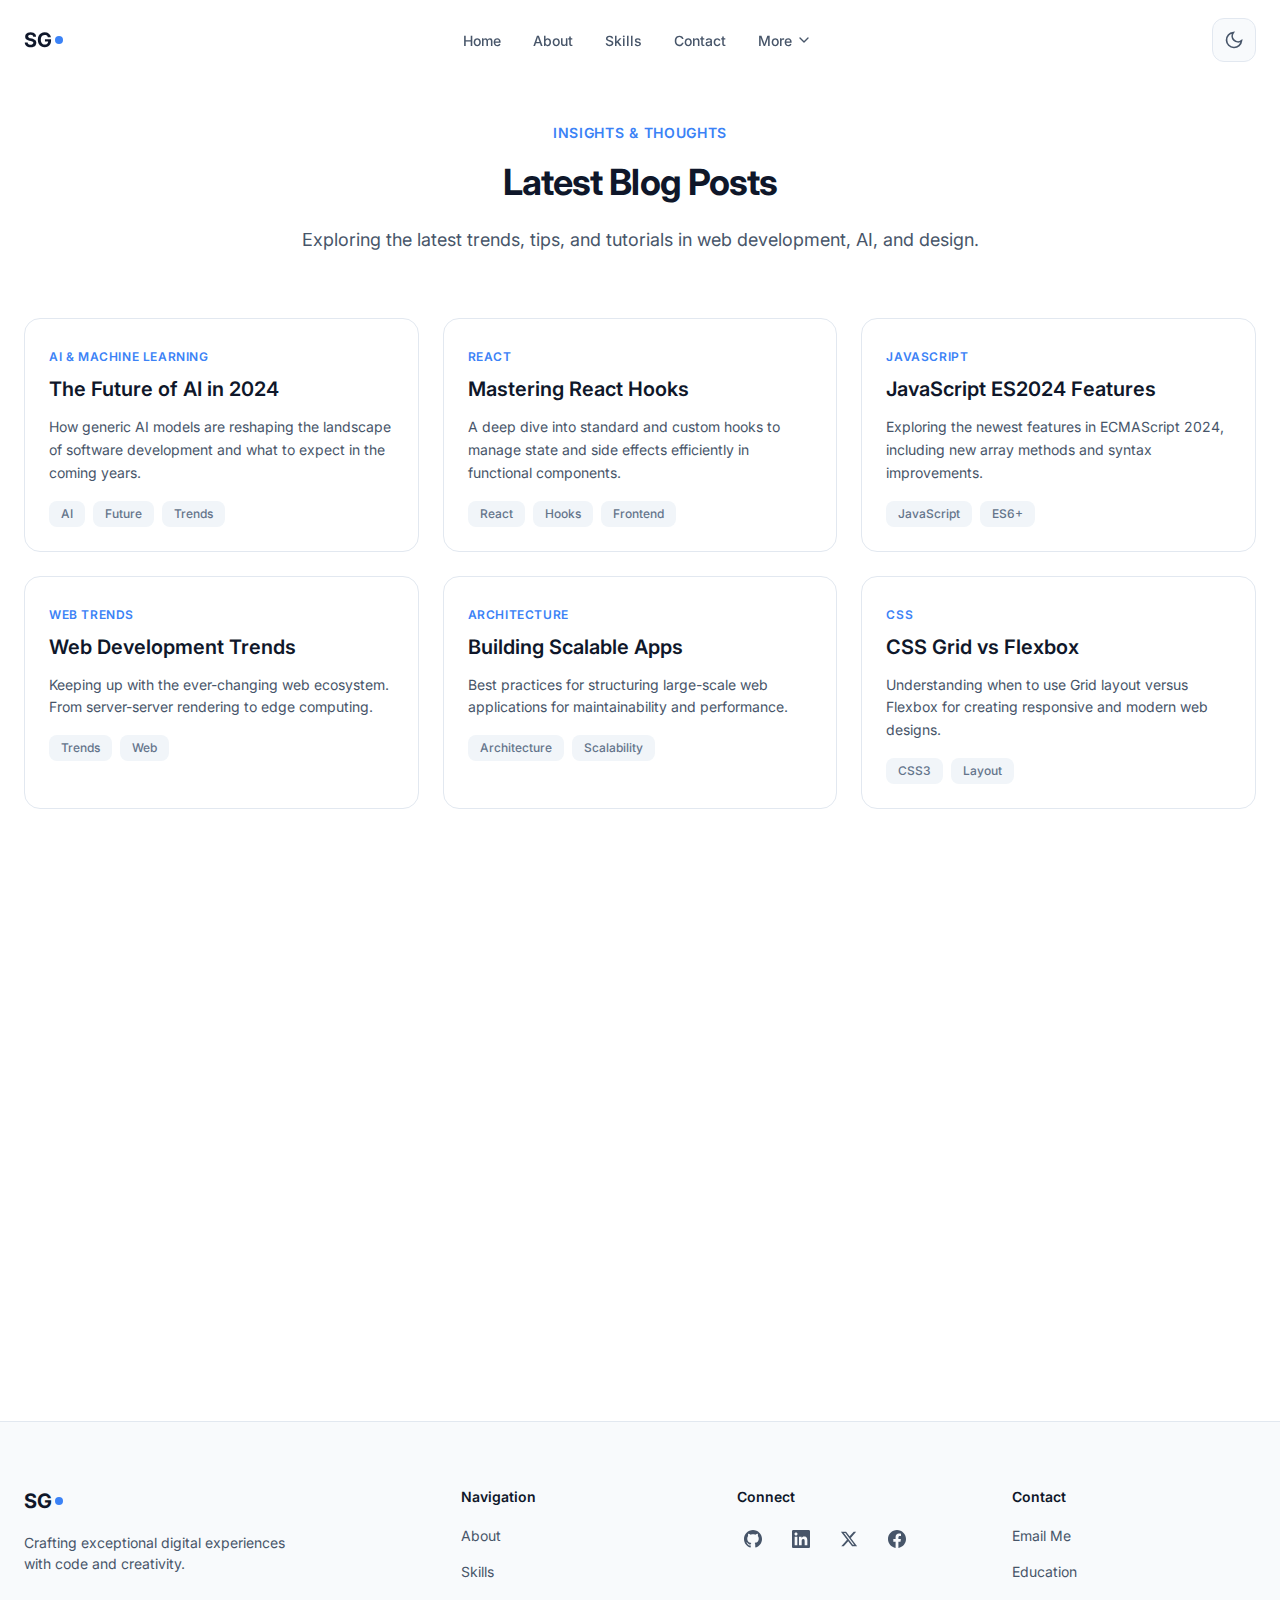
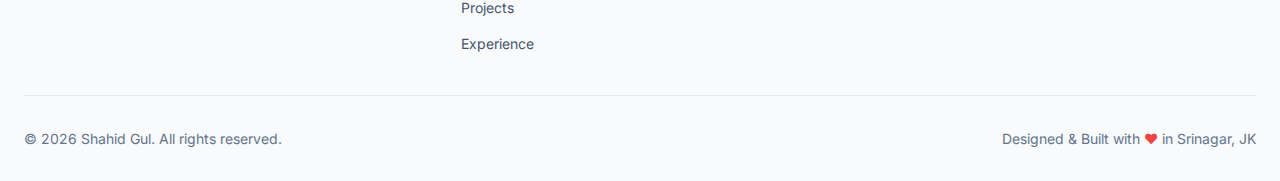
<file: blog-details.html>
<!DOCTYPE html>
<html lang="en" data-theme="light">

<head>
    <meta charset="UTF-8">
    <meta name="viewport" content="width=device-width, initial-scale=1.0">
    <meta name="description" content="Blog Post | Shahid Gul">
    <title>Blog Post | Shahid Gul</title>
    <link rel="canonical" href="https://shahidgul.dev/blog-details.html">

    <!-- Open Graph / Social Media Meta Tags -->
    <meta property="og:title" content="Blog Post | Shahid Gul">
    <meta property="og:description" content="Deep dive into modern web development and software engineering.">
    <meta property="og:type" content="article">
    <meta property="og:url" content="https://shahidgul.dev/blog-details.html">
    <meta property="og:image" content="https://shahidgul.dev/images/profile.png">
    <meta property="og:site_name" content="Shahid Gul Portfolio">

    <!-- Twitter Card -->
    <meta name="twitter:card" content="summary_large_image">
    <meta name="twitter:site" content="@Imshahidsid">
    <meta name="twitter:creator" content="@Imshahidsid">
    <meta name="twitter:title" content="Blog Post | Shahid Gul">
    <meta name="twitter:description" content="Deep dive into modern web development and software engineering.">
    <meta name="twitter:image" content="https://shahidgul.dev/images/profile.png">

    <!-- Favicon -->
    <link rel="icon" type="image/svg+xml" href="images/favicon.png">
    <link rel="apple-touch-icon" href="images/favicon.png">

    <!-- Preconnect for performance -->
    <link rel="preconnect" href="https://fonts.googleapis.com">
    <link rel="preconnect" href="https://fonts.gstatic.com" crossorigin>
    <link
        href="https://fonts.googleapis.com/css2?family=Inter:wght@300;400;500;600;700;800&family=Fira+Code:wght@400;500&display=swap"
        rel="stylesheet">
    <link rel="stylesheet" href="style.css">

    <!-- Dynamic JSON-LD Schema Placeholder -->
    <script type="application/ld+json" id="blog-schema"></script>
    <style>
        .blog-post-content {
            max-width: 800px;
            margin: 0 auto;
            background: var(--color-bg-secondary, #fff);
            padding: 2rem;
            border-radius: var(--radius-lg);
            border: 1px solid var(--color-border);
        }

        .blog-header {
            margin-bottom: 2rem;
            text-align: center;
        }

        .blog-meta {
            display: flex;
            justify-content: center;
            gap: 1rem;
            color: var(--color-text-secondary);
            font-size: 0.9rem;
            margin-bottom: 1rem;
        }

        .blog-tags {
            display: flex;
            justify-content: center;
            gap: 0.5rem;
            margin-top: 1rem;
        }

        .blog-body {
            font-size: 1.1rem;
            line-height: 1.8;
            color: var(--color-text-secondary);
        }
        
        .blog-body h2 {
            color: var(--color-text-primary);
            margin-top: 2rem;
            margin-bottom: 1rem;
        }

        .blog-body p {
            margin-bottom: 1.5rem;
        }

        .back-link {
            display: inline-flex;
            align-items: center;
            gap: 0.5rem;
            color: var(--color-accent);
            text-decoration: none;
            font-weight: 500;
            margin-bottom: 2rem;
            transition: gap 0.3s ease;
        }

        .back-link:hover {
            gap: 0.75rem;
        }
    </style>
</head>

<body>
    <!-- ===== NAVIGATION ===== -->
    <header class="header" id="header" role="banner">
        <nav class="nav container" role="navigation" aria-label="Main navigation">
            <a href="index.html#hero" class="nav-logo" aria-label="Shahid Gul - Home">
                <span class="logo-text">SG</span>
                <span class="logo-dot"></span>
            </a>

            <ul class="nav-menu" id="nav-menu" role="menubar">
                <li class="nav-item" role="none">
                    <a href="index.html#hero" class="nav-link" role="menuitem">Home</a>
                </li>
                <li class="nav-item" role="none">
                    <a href="index.html#about" class="nav-link" role="menuitem">About</a>
                </li>
                <li class="nav-item" role="none">
                    <a href="index.html#skills" class="nav-link" role="menuitem">Skills</a>
                </li>
                <li class="nav-item" role="none">
                    <a href="index.html#contact" class="nav-link" role="menuitem">Contact</a>
                </li>
                <li class="nav-item dropdown" role="none">
                    <div class="nav-link dropdown-toggle active-link" role="menuitem" tabindex="0">
                        More
                        <svg class="dropdown-icon" viewBox="0 0 24 24" fill="none" stroke="currentColor" stroke-width="2" stroke-linecap="round" stroke-linejoin="round">
                            <polyline points="6 9 12 15 18 9"></polyline>
                        </svg>
                    </div>
                    <ul class="dropdown-menu">
                        <li><a href="index.html#projects" class="nav-link">Projects</a></li>
                        <li><a href="index.html#experience" class="nav-link">Experience</a></li>
                        <li><a href="index.html#education" class="nav-link">Education</a></li>
                        <li><a href="index.html#testimonials" class="nav-link">Google Reviews</a></li>
                        <li><a href="blog.html" class="nav-link active-link">Blog</a></li>
                        <li><a href="services.html" class="nav-link">Services</a></li>
                    </ul>
                </li>
            </ul>

            <div class="nav-actions">
                <!-- Theme Toggle -->
                <button class="theme-toggle" id="theme-toggle" aria-label="Toggle dark mode" title="Toggle theme">
                    <svg class="theme-icon sun" viewBox="0 0 24 24" fill="none" stroke="currentColor" stroke-width="2">
                        <circle cx="12" cy="12" r="5"></circle>
                        <path
                            d="M12 1v2M12 21v2|4.22 4.22l1.42 1.42M18.36 18.36l1.42 1.42M1 12h2M21 12h2|4.22 19.78l1.42-1.42M18.36 5.64l1.42-1.42">
                        </path>
                    </svg>
                    <svg class="theme-icon moon" viewBox="0 0 24 24" fill="none" stroke="currentColor" stroke-width="2">
                        <path d="M21 12.79A9 9 0 1 1 11.21 3 7 7 0 0 0 21 12.79z"></path>
                    </svg>
                </button>

                <!-- Mobile Menu Toggle -->
                <button class="nav-toggle" id="nav-toggle" aria-label="Toggle navigation menu" aria-expanded="false">
                    <span class="hamburger"></span>
                </button>
            </div>
        </nav>
    </header>

    <main id="main" role="main">
        <section class="section" style="padding-top: 120px;">
            <div class="container">
                <a href="blog.html" class="back-link animate-fade-right">
                    <svg viewBox="0 0 24 24" fill="none" stroke="currentColor" stroke-width="2" width="20" height="20">
                        <path d="M19 12H5M12 19l-7-7 7-7"/>
                    </svg>
                    Back to Blog
                </a>

                <article class="blog-post-content animate-fade-up" id="blog-content">
                    <!-- Content will be loaded dynamically -->
                    <div style="text-align: center; padding: 2rem;">
                        <p>Loading post...</p>
                    </div>
                </article>
            </div>
        </section>
    </main>

    <!-- ===== FOOTER (Simplified) ===== -->
    <footer class="footer" role="contentinfo" id="footer">
        <div class="container">
            <div class="footer-content">
                <div class="footer-brand">
                    <a href="index.html" class="footer-logo">
                        <span class="logo-text">SG</span>
                        <span class="logo-dot"></span>
                    </a>
                    <p class="footer-tagline">
                        Crafting exceptional digital experiences with code and creativity.
                    </p>
                </div>

                <div class="footer-nav">
                    <div class="footer-nav-group">
                        <h4 class="footer-nav-title">Navigation</h4>
                        <ul class="footer-nav-list">
                            <li><a href="index.html#about">About</a></li>
                            <li><a href="index.html#skills">Skills</a></li>
                            <li><a href="index.html#projects">Projects</a></li>
                            <li><a href="index.html#experience">Experience</a></li>
                        </ul>
                    </div>
                    <div class="footer-nav-group">
                        <h4 class="footer-nav-title">Connect</h4>
                        <ul class="footer-nav-list" style="flex-direction: row; gap: 1rem; flex-wrap: wrap;">
                            <li>
                                <a href="https://github.com/Shahidgul19" target="_blank" rel="noopener noreferrer" title="GitHub" style="display: flex; align-items: center; justify-content: center; width: 32px; height: 32px; background: rgba(255,255,255,0.05); border-radius: 8px;">
                                    <svg viewBox="0 0 24 24" fill="currentColor" width="18" height="18"><path d="M12 0c-6.626 0-12 5.373-12 12 0 5.302 3.438 9.8 8.207 11.387.599.111.793-.261.793-.577v-2.234c-3.338.726-4.033-1.416-4.033-1.416-.546-1.387-1.333-1.756-1.333-1.756-1.089-.745.083-.729.083-.729 1.205.084 1.839 1.237 1.839 1.237 1.07 1.834 2.807 1.304 3.492.997.107-.775.418-1.305.762-1.604-2.665-.305-5.467-1.334-5.467-5.931 0-1.311.469-2.381 1.236-3.221-.124-.303-.535-1.524.117-3.176 0 0 1.008-.322 3.301 1.23.957-.266 1.983-.399 3.003-.404 1.02.005 2.047.138 3.006.404 2.291-1.552 3.297-1.23 3.297-1.23.653 1.653.242 2.874.118 3.176.77.84 1.235 1.911 1.235 3.221 0 4.609-2.807 5.624-5.479 5.921.43.372.823 1.102.823 2.222v3.293c0 .319.192.694.801.576 4.765-1.589 8.199-6.086 8.199-11.386 0-6.627-5.373-12-12-12z"/></svg>
                                </a>
                            </li>
                            <li>
                                <a href="https://linkedin.com/in/shahid-gul-42a1691aa" target="_blank" rel="noopener noreferrer" title="LinkedIn" style="display: flex; align-items: center; justify-content: center; width: 32px; height: 32px; background: rgba(255,255,255,0.05); border-radius: 8px;">
                                    <svg viewBox="0 0 24 24" fill="currentColor" width="18" height="18"><path d="M20.447 20.452h-3.554v-5.569c0-1.328-.027-3.037-1.852-3.037-1.853 0-2.136 1.445-2.136 2.939v5.667H9.351V9h3.414v1.561h.046c.477-.9 1.637-1.85 3.37-1.85 3.601 0 4.267 2.37 4.267 5.455v6.286zM5.337 7.433c-1.144 0-2.063-.926-2.063-2.065 0-1.138.92-2.063 2.063-2.063 1.14 0 2.064.925 2.064 2.063 0 1.139-.925 2.065-2.064 2.065zm1.782 13.019H3.555V9h3.564v11.452zM22.225 0H1.771C.792 0 0 .774 0 1.729v20.542C0 23.227.792 24 1.771 24h20.451C23.2 24 24 23.227 24 22.271V1.729C24 .774 23.2 0 22.222 0h.003z"/></svg>
                                </a>
                            </li>
                            <li>
                                <a href="https://x.com/Imshahidsid" target="_blank" rel="noopener noreferrer" title="X (Twitter)" style="display: flex; align-items: center; justify-content: center; width: 32px; height: 32px; background: rgba(255,255,255,0.05); border-radius: 8px;">
                                    <svg viewBox="0 0 24 24" fill="currentColor" width="18" height="18"><path d="M18.244 2.25h3.308l-7.227 8.26 8.502 11.24H16.17l-5.214-6.817L4.99 21.75H1.68l7.73-8.835L1.254 2.25H8.08l4.713 6.231zm-1.161 17.52h1.833L7.084 4.126H5.117z"/></svg>
                                </a>
                            </li>
                            <li>
                                <a href="https://facebook.com/ishahid.1998" target="_blank" rel="noopener noreferrer" title="Facebook" style="display: flex; align-items: center; justify-content: center; width: 32px; height: 32px; background: rgba(255,255,255,0.05); border-radius: 8px;">
                                    <svg viewBox="0 0 24 24" fill="currentColor" width="18" height="18"><path d="M24 12.073c0-6.627-5.373-12-12-12s-12 5.373-12 12c0 5.99 4.388 10.954 10.125 11.854v-8.385H7.078v-3.47h3.047V9.43c0-3.007 1.792-4.669 4.533-4.669 1.312 0 2.686.235 2.686.235v2.953H15.83c-1.491 0-1.956.925-1.956 1.874v2.25h3.328l-.532 3.47h-2.796v8.385C19.612 23.027 24 18.062 24 12.073z"/></svg>
                                </a>
                            </li>
                        </ul>
                    </div>
                    <div class="footer-nav-group">
                        <h4 class="footer-nav-title">Contact</h4>
                        <ul class="footer-nav-list">
                            <li><a href="mailto:meshahid36@gmail.com">Email Me</a></li>
                            <li><a href="index.html#education">Education</a></li>
                        </ul>
                    </div>
                </div>
            </div>

            <div class="footer-bottom">
                <p class="footer-copyright">
                    © <span id="current-year">2024</span> Shahid Gul. All rights reserved.
                </p>
                <p class="footer-credit">
                    Designed & Built with <span class="heart">❤</span> in Srinagar, JK
                </p>
            </div>
        </div>

        <!-- Back to Top Button -->
        <button class="back-to-top" id="back-to-top" aria-label="Back to top">
            <svg viewBox="0 0 24 24" fill="none" stroke="currentColor" stroke-width="2">
                <path d="M18 15l-6-6-6 6" />
            </svg>
        </button>
    </footer>
    
    <script src="js/blog-data.js"></script>
    <script>
        document.addEventListener('DOMContentLoaded', () => {
            const urlParams = new URLSearchParams(window.location.search);
            const postId = urlParams.get('id');
            const contentContainer = document.getElementById('blog-content');

            if (!postId) {
                window.location.href = 'blog.html';
                return;
            }

            // Access global variable from blog-data.js
            const blogPosts = window.blogPosts || [];
            const post = blogPosts.find(p => p.id === postId);

            if (post) {
                // Update Page Title
                document.title = `${post.title} | Shahid Gul`;
                document.querySelector('meta[name="description"]').setAttribute("content", post.description);

                // Render Content
                contentContainer.innerHTML = `
                    <header class="blog-header">
                        <div class="blog-meta">
                            <span>${post.date}</span>
                            <span>•</span>
                            <span>${post.readTime}</span>
                        </div>
                        <h1 class="section-title">${post.title}</h1>
                        <div class="blog-tags">
                            ${post.tags.map(tag => `<span class="tech-tag">${tag}</span>`).join('')}
                        </div>
                    </header>

                    <div class="blog-body">
                        ${post.content}
                    </div>
                `;

                // Inject Dynamic Schema
                const schemaData = {
                  "@context": "https://schema.org",
                  "@type": "BlogPosting",
                  "headline": post.title,
                  "description": post.description,
                  "author": {
                    "@type": "Person",
                    "name": "Shahid Gul"
                  },
                  "datePublished": post.date,
                  "mainEntityOfPage": {
                    "@type": "WebPage",
                    "@id": window.location.href
                  }
                };
                document.getElementById('blog-schema').textContent = JSON.stringify(schemaData);
            } else {
                contentContainer.innerHTML = `
                    <div style="text-align: center; padding: 4rem 0;">
                        <h2>Post Not Found</h2>
                        <p>The blog post you are looking for does not exist.</p>
                        <a href="blog.html" class="btn btn-primary" style="margin-top: 1rem; display: inline-flex;">Back to Blog</a>
                    </div>
                `;
            }
        });
    </script>
    <script src="script.js"></script>
</body>

</html>
</file>
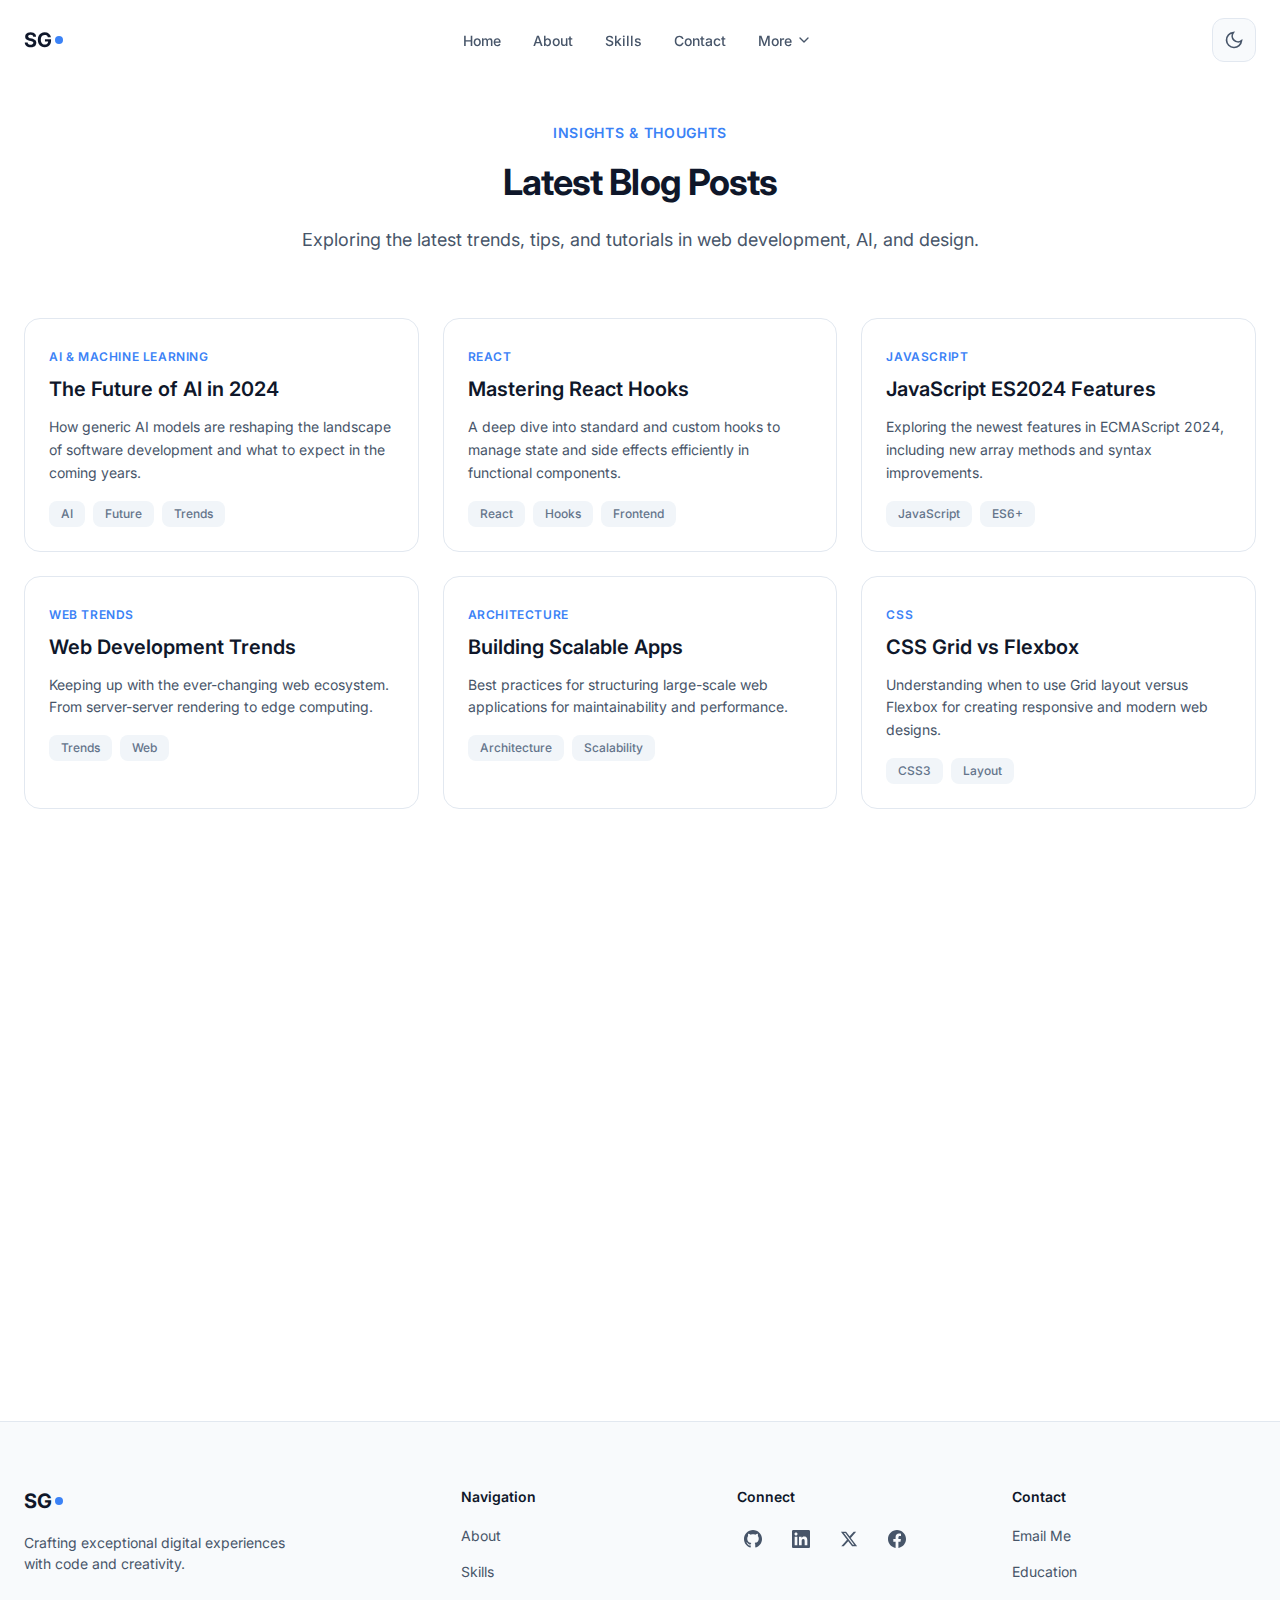
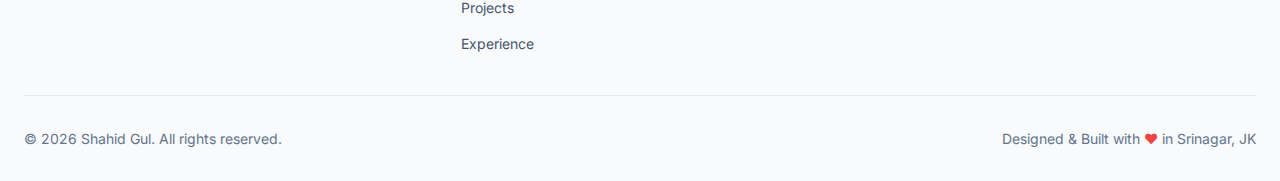
<file: blog.html>
<!DOCTYPE html>
<html lang="en" data-theme="light">

<head>
    <meta charset="UTF-8">
    <meta name="viewport" content="width=device-width, initial-scale=1.0">
    <meta name="description" content="Shahid Gul - Blog & Insights on Web Development">
    <title>Blog | Shahid Gul</title>
    <link rel="canonical" href="https://shahidgul.dev/blog.html">

    <!-- Open Graph / Social Media Meta Tags -->
    <meta property="og:title" content="Blog & Insights | Shahid Gul">
    <meta property="og:description" content="Exploring the latest trends in React, JavaScript, and modern web technologies. Read insights from Shahid Gul.">
    <meta property="og:type" content="website">
    <meta property="og:url" content="https://shahidgul.dev/blog.html">
    <meta property="og:image" content="https://shahidgul.dev/images/profile.png">
    <meta property="og:site_name" content="Shahid Gul Portfolio">

    <!-- Twitter Card -->
    <meta name="twitter:card" content="summary_large_image">
    <meta name="twitter:site" content="@Imshahidsid">
    <meta name="twitter:creator" content="@Imshahidsid">
    <meta name="twitter:title" content="Blog & Insights | Shahid Gul">
    <meta name="twitter:description" content="Exploring the latest trends in React, JavaScript, and modern web technologies.">
    <meta name="twitter:image" content="https://shahidgul.dev/images/profile.png">

    <!-- Favicon -->
    <link rel="icon" type="image/svg+xml" href="images/favicon.png">
    <link rel="apple-touch-icon" href="images/favicon.png">

    <!-- Preconnect for performance -->
    <link rel="preconnect" href="https://fonts.googleapis.com">
    <link rel="preconnect" href="https://fonts.gstatic.com" crossorigin>
    <link
        href="https://fonts.googleapis.com/css2?family=Inter:wght@300;400;500;600;700;800&family=Fira+Code:wght@400;500&display=swap"
        rel="stylesheet">
    <link rel="stylesheet" href="style.css">
</head>

<body>
    <!-- ===== NAVIGATION ===== -->
    <header class="header" id="header" role="banner">
        <nav class="nav container" role="navigation" aria-label="Main navigation">
            <a href="index.html#hero" class="nav-logo" aria-label="Shahid Gul - Home">
                <span class="logo-text">SG</span>
                <span class="logo-dot"></span>
            </a>

            <ul class="nav-menu" id="nav-menu" role="menubar">
                <li class="nav-item" role="none">
                    <a href="index.html#hero" class="nav-link" role="menuitem">Home</a>
                </li>
                <li class="nav-item" role="none">
                    <a href="index.html#about" class="nav-link" role="menuitem">About</a>
                </li>
                <li class="nav-item" role="none">
                    <a href="index.html#skills" class="nav-link" role="menuitem">Skills</a>
                </li>
                <li class="nav-item" role="none">
                    <a href="index.html#contact" class="nav-link" role="menuitem">Contact</a>
                </li>
                <li class="nav-item dropdown" role="none">
                    <div class="nav-link dropdown-toggle active-link" role="menuitem" tabindex="0">
                        More
                        <svg class="dropdown-icon" viewBox="0 0 24 24" fill="none" stroke="currentColor" stroke-width="2" stroke-linecap="round" stroke-linejoin="round">
                            <polyline points="6 9 12 15 18 9"></polyline>
                        </svg>
                    </div>
                    <ul class="dropdown-menu">
                        <li><a href="index.html#projects" class="nav-link">Projects</a></li>
                        <li><a href="index.html#experience" class="nav-link">Experience</a></li>
                        <li><a href="index.html#education" class="nav-link">Education</a></li>
                        <li><a href="index.html#testimonials" class="nav-link">Google Reviews</a></li>
                        <li><a href="blog.html" class="nav-link active-link">Blog</a></li>
                        <li><a href="services.html" class="nav-link">Services</a></li>
                    </ul>
                </li>
            </ul>

            <div class="nav-actions">
                <!-- Theme Toggle -->
                <button class="theme-toggle" id="theme-toggle" aria-label="Toggle dark mode" title="Toggle theme">
                    <svg class="theme-icon sun" viewBox="0 0 24 24" fill="none" stroke="currentColor" stroke-width="2">
                        <circle cx="12" cy="12" r="5"></circle>
                        <path
                            d="M12 1v2M12 21v2|4.22 4.22l1.42 1.42M18.36 18.36l1.42 1.42M1 12h2M21 12h2|4.22 19.78l1.42-1.42M18.36 5.64l1.42-1.42">
                        </path>
                    </svg>
                    <svg class="theme-icon moon" viewBox="0 0 24 24" fill="none" stroke="currentColor" stroke-width="2">
                        <path d="M21 12.79A9 9 0 1 1 11.21 3 7 7 0 0 0 21 12.79z"></path>
                    </svg>
                </button>

                <!-- Mobile Menu Toggle -->
                <button class="nav-toggle" id="nav-toggle" aria-label="Toggle navigation menu" aria-expanded="false">
                    <span class="hamburger"></span>
                </button>
            </div>
        </nav>
    </header>

    <main id="main" role="main">
        <section class="section" style="padding-top: 120px;">
            <div class="container">
                <div class="section-header">
                    <span class="section-subtitle animate-fade-up">Insights & Thoughts</span>
                    <h2 class="section-title animate-fade-up">Latest Blog Posts</h2>
                    <p class="section-description animate-fade-up">
                        Exploring the latest trends, tips, and tutorials in web development, AI, and design.
                    </p>
                </div>

                <div class="projects-grid">
                    <!-- Post 1 -->
                    <article class="project-card animate-fade-up" data-category="ai">
                        <a href="blog-details.html?id=ai-future-2024" style="text-decoration: none; color: inherit; display: block; height: 100%;">
                            <div class="project-content">
                                <span class="project-category">AI & Machine Learning</span>
                                <h3 class="project-title">The Future of AI in 2024</h3>
                                <p class="project-description">
                                    How generic AI models are reshaping the landscape of software development and what to expect in the coming years.
                                </p>
                                <div class="project-tech">
                                    <span class="tech-tag">AI</span>
                                    <span class="tech-tag">Future</span>
                                    <span class="tech-tag">Trends</span>
                                </div>
                            </div>
                        </a>
                    </article>

                    <!-- Post 2 -->
                    <article class="project-card animate-fade-up" data-category="react" style="--delay: 0.1s">
                        <a href="blog-details.html?id=mastering-react-hooks" style="text-decoration: none; color: inherit; display: block; height: 100%;">
                            <div class="project-content">
                                <span class="project-category">React</span>
                                <h3 class="project-title">Mastering React Hooks</h3>
                                <p class="project-description">
                                    A deep dive into standard and custom hooks to manage state and side effects efficiently in functional components.
                                </p>
                                <div class="project-tech">
                                    <span class="tech-tag">React</span>
                                    <span class="tech-tag">Hooks</span>
                                    <span class="tech-tag">Frontend</span>
                                </div>
                            </div>
                        </a>
                    </article>

                    <!-- Post 3 -->
                    <article class="project-card animate-fade-up" data-category="js" style="--delay: 0.2s">
                        <a href="blog-details.html?id=js-es2024" style="text-decoration: none; color: inherit; display: block; height: 100%;">
                            <div class="project-content">
                                <span class="project-category">JavaScript</span>
                                <h3 class="project-title">JavaScript ES2024 Features</h3>
                                <p class="project-description">
                                    Exploring the newest features in ECMAScript 2024, including new array methods and syntax improvements.
                                </p>
                                <div class="project-tech">
                                    <span class="tech-tag">JavaScript</span>
                                    <span class="tech-tag">ES6+</span>
                                </div>
                            </div>
                        </a>
                    </article>

                    <!-- Post 4 -->
                    <article class="project-card animate-fade-up" data-category="trends" style="--delay: 0.3s">
                        <a href="blog-details.html?id=web-dev-trends" style="text-decoration: none; color: inherit; display: block; height: 100%;">
                            <div class="project-content">
                                <span class="project-category">Web Trends</span>
                                <h3 class="project-title">Web Development Trends</h3>
                                <p class="project-description">
                                    Keeping up with the ever-changing web ecosystem. From server-server rendering to edge computing.
                                </p>
                                <div class="project-tech">
                                    <span class="tech-tag">Trends</span>
                                    <span class="tech-tag">Web</span>
                                </div>
                            </div>
                        </a>
                    </article>

                    <!-- Post 5 -->
                    <article class="project-card animate-fade-up" data-category="web" style="--delay: 0.4s">
                        <a href="blog-details.html?id=scalable-apps" style="text-decoration: none; color: inherit; display: block; height: 100%;">
                            <div class="project-content">
                                <span class="project-category">Architecture</span>
                                <h3 class="project-title">Building Scalable Apps</h3>
                                <p class="project-description">
                                    Best practices for structuring large-scale web applications for maintainability and performance.
                                </p>
                                <div class="project-tech">
                                    <span class="tech-tag">Architecture</span>
                                    <span class="tech-tag">Scalability</span>
                                </div>
                            </div>
                        </a>
                    </article>

                     <!-- Post 6 -->
                    <article class="project-card animate-fade-up" data-category="css" style="--delay: 0.5s">
                        <a href="blog-details.html?id=css-grid-flexbox" style="text-decoration: none; color: inherit; display: block; height: 100%;">
                            <div class="project-content">
                                <span class="project-category">CSS</span>
                                <h3 class="project-title">CSS Grid vs Flexbox</h3>
                                <p class="project-description">
                                    Understanding when to use Grid layout versus Flexbox for creating responsive and modern web designs.
                                </p>
                                <div class="project-tech">
                                    <span class="tech-tag">CSS3</span>
                                    <span class="tech-tag">Layout</span>
                                </div>
                            </div>
                        </a>
                    </article>

                    <!-- Post 7 -->
                    <article class="project-card animate-fade-up" data-category="react" style="--delay: 0.6s">
                        <a href="blog-details.html?id=nextjs-14" style="text-decoration: none; color: inherit; display: block; height: 100%;">
                            <div class="project-content">
                                <span class="project-category">React</span>
                                <h3 class="project-title">Next.js 14 Overview</h3>
                                <p class="project-description">
                                    A comprehensive look at the new features in Next.js 14, including Server Actions and partial prerendering.
                                </p>
                                <div class="project-tech">
                                    <span class="tech-tag">Next.js</span>
                                    <span class="tech-tag">React</span>
                                </div>
                            </div>
                        </a>
                    </article>

                    <!-- Post 8 -->
                    <article class="project-card animate-fade-up" data-category="js" style="--delay: 0.7s">
                        <a href="blog-details.html?id=typescript-best-practices" style="text-decoration: none; color: inherit; display: block; height: 100%;">
                            <div class="project-content">
                                <span class="project-category">TypeScript</span>
                                <h3 class="project-title">TypeScript Best Practices</h3>
                                <p class="project-description">
                                    Essential tips and patterns for writing clean, type-safe code in TypeScript projects.
                                </p>
                                <div class="project-tech">
                                    <span class="tech-tag">TypeScript</span>
                                </div>
                            </div>
                        </a>
                    </article>

                    <!-- Post 9 -->
                    <article class="project-card animate-fade-up" data-category="react" style="--delay: 0.8s">
                        <a href="blog-details.html?id=state-management" style="text-decoration: none; color: inherit; display: block; height: 100%;">
                            <div class="project-content">
                                <span class="project-category">React</span>
                                <h3 class="project-title">State Management in 2024</h3>
                                <p class="project-description">
                                    Comparing Redux, Zustand, Recoil, and Context API for managing state in modern React applications.
                                </p>
                                <div class="project-tech">
                                    <span class="tech-tag">Redux</span>
                                    <span class="tech-tag">Zustand</span>
                                </div>
                            </div>
                        </a>
                    </article>

                    <!-- Post 10 -->
                    <article class="project-card animate-fade-up" data-category="web" style="--delay: 0.9s">
                        <a href="blog-details.html?id=web-performance" style="text-decoration: none; color: inherit; display: block; height: 100%;">
                            <div class="project-content">
                                <span class="project-category">Performance</span>
                                <h3 class="project-title">Optimizing Web Performance</h3>
                                <p class="project-description">
                                    Techniques for improving Core Web Vitals, lazy loading resources, and minimizing bundle sizes.
                                </p>
                                <div class="project-tech">
                                    <span class="tech-tag">Performance</span>
                                    <span class="tech-tag">SEO</span>
                                </div>
                            </div>
                        </a>
                    </article>

                </div>
            </div>
        </section>
    </main>

    <!-- ===== FOOTER (Simplified) ===== -->
    <footer class="footer" role="contentinfo" id="footer">
        <div class="container">
            <div class="footer-content">
                <div class="footer-brand">
                    <a href="index.html" class="footer-logo">
                        <span class="logo-text">SG</span>
                        <span class="logo-dot"></span>
                    </a>
                    <p class="footer-tagline">
                        Crafting exceptional digital experiences with code and creativity.
                    </p>
                </div>

                <div class="footer-nav">
                    <div class="footer-nav-group">
                        <h4 class="footer-nav-title">Navigation</h4>
                        <ul class="footer-nav-list">
                            <li><a href="index.html#about">About</a></li>
                            <li><a href="index.html#skills">Skills</a></li>
                            <li><a href="index.html#projects">Projects</a></li>
                            <li><a href="index.html#experience">Experience</a></li>
                        </ul>
                    </div>
                    <div class="footer-nav-group">
                        <h4 class="footer-nav-title">Connect</h4>
                        <ul class="footer-nav-list" style="flex-direction: row; gap: 1rem; flex-wrap: wrap;">
                            <li>
                                <a href="https://github.com/Shahidgul19" target="_blank" rel="noopener noreferrer" title="GitHub" style="display: flex; align-items: center; justify-content: center; width: 32px; height: 32px; background: rgba(255,255,255,0.05); border-radius: 8px;">
                                    <svg viewBox="0 0 24 24" fill="currentColor" width="18" height="18"><path d="M12 0c-6.626 0-12 5.373-12 12 0 5.302 3.438 9.8 8.207 11.387.599.111.793-.261.793-.577v-2.234c-3.338.726-4.033-1.416-4.033-1.416-.546-1.387-1.333-1.756-1.333-1.756-1.089-.745.083-.729.083-.729 1.205.084 1.839 1.237 1.839 1.237 1.07 1.834 2.807 1.304 3.492.997.107-.775.418-1.305.762-1.604-2.665-.305-5.467-1.334-5.467-5.931 0-1.311.469-2.381 1.236-3.221-.124-.303-.535-1.524.117-3.176 0 0 1.008-.322 3.301 1.23.957-.266 1.983-.399 3.003-.404 1.02.005 2.047.138 3.006.404 2.291-1.552 3.297-1.23 3.297-1.23.653 1.653.242 2.874.118 3.176.77.84 1.235 1.911 1.235 3.221 0 4.609-2.807 5.624-5.479 5.921.43.372.823 1.102.823 2.222v3.293c0 .319.192.694.801.576 4.765-1.589 8.199-6.086 8.199-11.386 0-6.627-5.373-12-12-12z"/></svg>
                                </a>
                            </li>
                            <li>
                                <a href="https://linkedin.com/in/shahid-gul-42a1691aa" target="_blank" rel="noopener noreferrer" title="LinkedIn" style="display: flex; align-items: center; justify-content: center; width: 32px; height: 32px; background: rgba(255,255,255,0.05); border-radius: 8px;">
                                    <svg viewBox="0 0 24 24" fill="currentColor" width="18" height="18"><path d="M20.447 20.452h-3.554v-5.569c0-1.328-.027-3.037-1.852-3.037-1.853 0-2.136 1.445-2.136 2.939v5.667H9.351V9h3.414v1.561h.046c.477-.9 1.637-1.85 3.37-1.85 3.601 0 4.267 2.37 4.267 5.455v6.286zM5.337 7.433c-1.144 0-2.063-.926-2.063-2.065 0-1.138.92-2.063 2.063-2.063 1.14 0 2.064.925 2.064 2.063 0 1.139-.925 2.065-2.064 2.065zm1.782 13.019H3.555V9h3.564v11.452zM22.225 0H1.771C.792 0 0 .774 0 1.729v20.542C0 23.227.792 24 1.771 24h20.451C23.2 24 24 23.227 24 22.271V1.729C24 .774 23.2 0 22.222 0h.003z"/></svg>
                                </a>
                            </li>
                            <li>
                                <a href="https://x.com/Imshahidsid" target="_blank" rel="noopener noreferrer" title="X (Twitter)" style="display: flex; align-items: center; justify-content: center; width: 32px; height: 32px; background: rgba(255,255,255,0.05); border-radius: 8px;">
                                    <svg viewBox="0 0 24 24" fill="currentColor" width="18" height="18"><path d="M18.244 2.25h3.308l-7.227 8.26 8.502 11.24H16.17l-5.214-6.817L4.99 21.75H1.68l7.73-8.835L1.254 2.25H8.08l4.713 6.231zm-1.161 17.52h1.833L7.084 4.126H5.117z"/></svg>
                                </a>
                            </li>
                            <li>
                                <a href="https://facebook.com/ishahid.1998" target="_blank" rel="noopener noreferrer" title="Facebook" style="display: flex; align-items: center; justify-content: center; width: 32px; height: 32px; background: rgba(255,255,255,0.05); border-radius: 8px;">
                                    <svg viewBox="0 0 24 24" fill="currentColor" width="18" height="18"><path d="M24 12.073c0-6.627-5.373-12-12-12s-12 5.373-12 12c0 5.99 4.388 10.954 10.125 11.854v-8.385H7.078v-3.47h3.047V9.43c0-3.007 1.792-4.669 4.533-4.669 1.312 0 2.686.235 2.686.235v2.953H15.83c-1.491 0-1.956.925-1.956 1.874v2.25h3.328l-.532 3.47h-2.796v8.385C19.612 23.027 24 18.062 24 12.073z"/></svg>
                                </a>
                            </li>
                        </ul>
                    </div>
                    <div class="footer-nav-group">
                        <h4 class="footer-nav-title">Contact</h4>
                        <ul class="footer-nav-list">
                            <li><a href="mailto:meshahid36@gmail.com">Email Me</a></li>
                            <li><a href="index.html#education">Education</a></li>
                        </ul>
                    </div>
                </div>
            </div>

            <div class="footer-bottom">
                <p class="footer-copyright">
                    © <span id="current-year">2024</span> Shahid Gul. All rights reserved.
                </p>
                <p class="footer-credit">
                    Designed & Built with <span class="heart">❤</span> in Srinagar, JK
                </p>
            </div>
        </div>

        <!-- Back to Top Button -->
        <button class="back-to-top" id="back-to-top" aria-label="Back to top">
            <svg viewBox="0 0 24 24" fill="none" stroke="currentColor" stroke-width="2">
                <path d="M18 15l-6-6-6 6" />
            </svg>
        </button>
    </footer>
    <script src="script.js"></script>
</body>

</html>
</file>
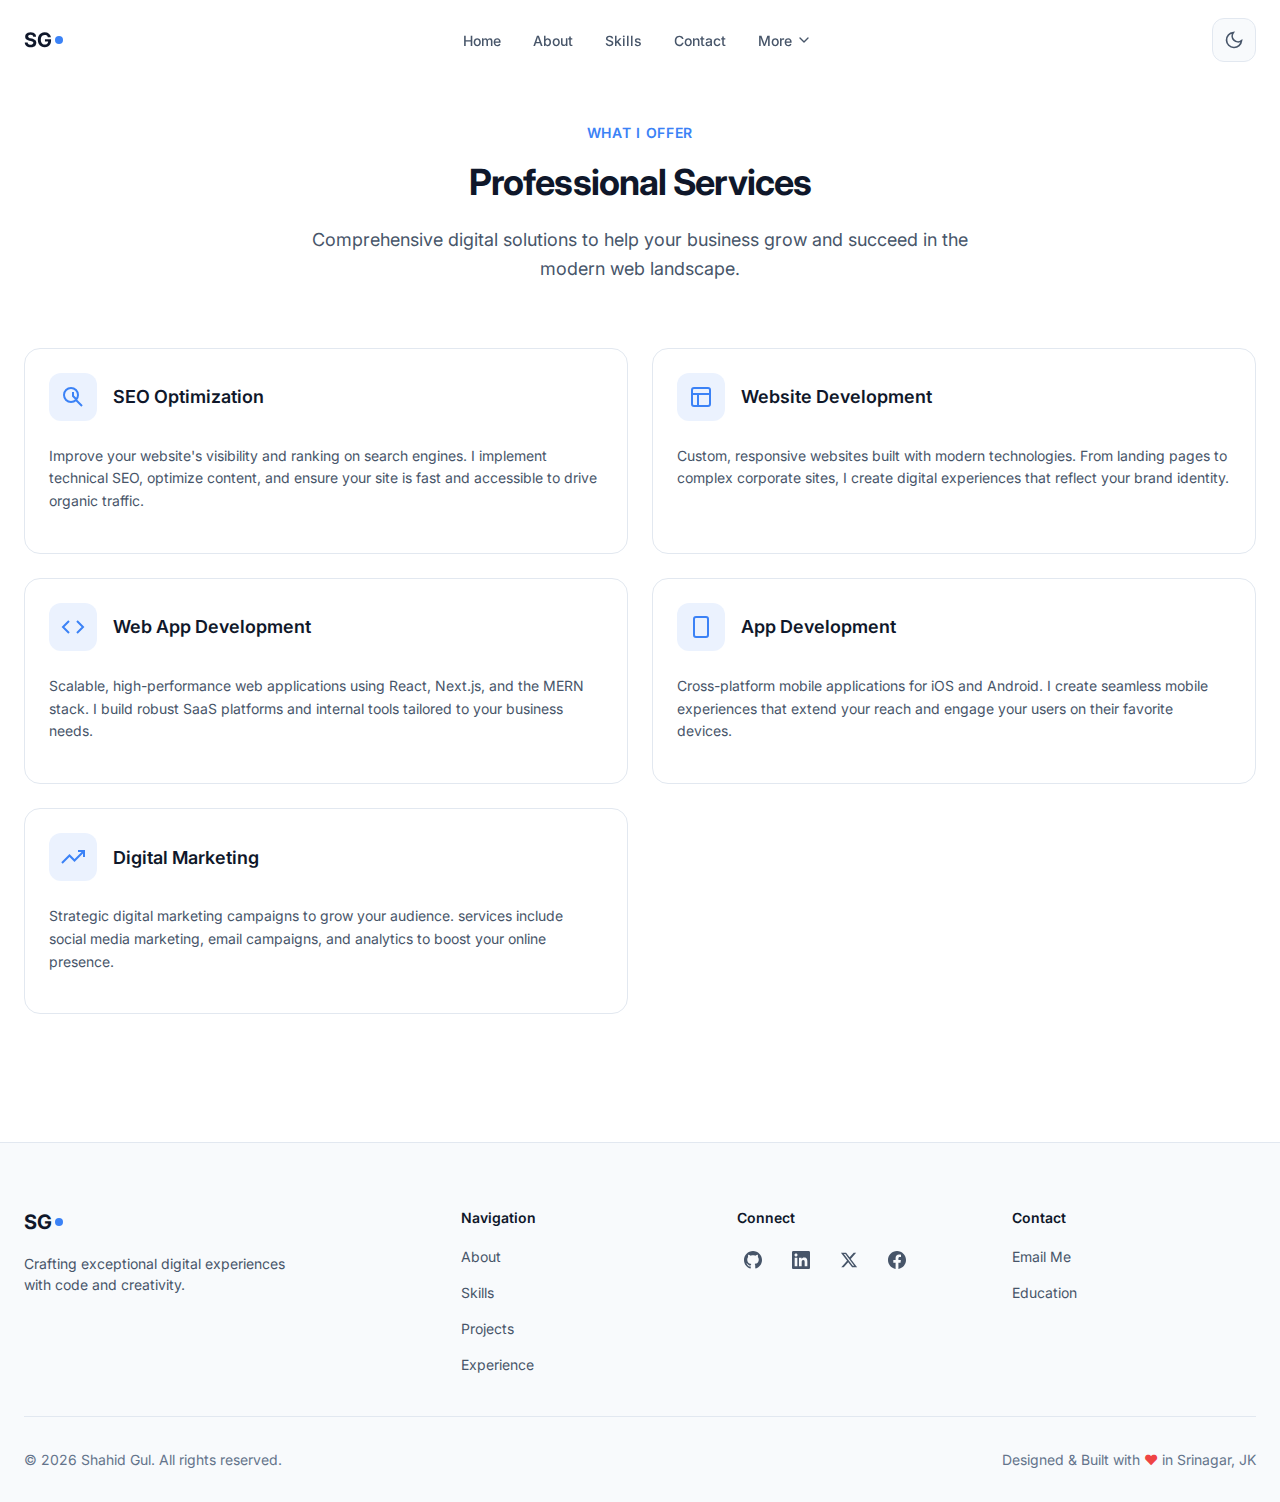
<file: services.html>
<!DOCTYPE html>
<html lang="en" data-theme="light">

<head>
    <meta charset="UTF-8">
    <meta name="viewport" content="width=device-width, initial-scale=1.0">
    <meta name="description" content="Shahid Gul - Professional Web Development and Digital Services">
    <title>Services | Shahid Gul</title>
    <link rel="canonical" href="https://shahidgul.dev/services.html">
    
    <!-- Open Graph / Social Media Meta Tags -->
    <meta property="og:title" content="Professional Services | Shahid Gul">
    <meta property="og:description" content="Professional Web Development, UI/UX Design, and SEO Services by Shahid Gul. Build high-performance digital products.">
    <meta property="og:type" content="website">
    <meta property="og:url" content="https://shahidgul.dev/services.html">
    <meta property="og:image" content="https://shahidgul.dev/images/profile.png">
    <meta property="og:site_name" content="Shahid Gul Portfolio">

    <!-- Twitter Card -->
    <meta name="twitter:card" content="summary_large_image">
    <meta name="twitter:site" content="@Imshahidsid">
    <meta name="twitter:creator" content="@Imshahidsid">
    <meta name="twitter:title" content="Professional Services | Shahid Gul">
    <meta name="twitter:description" content="Professional Web Development, UI/UX Design, and SEO Services by Shahid Gul.">
    <meta name="twitter:image" content="https://shahidgul.dev/images/profile.png">

    <!-- Favicon -->
    <link rel="icon" type="image/svg+xml" href="images/favicon.png">
    <link rel="apple-touch-icon" href="images/favicon.png">

    <!-- Preconnect for performance -->
    <link rel="preconnect" href="https://fonts.googleapis.com">
    <link rel="preconnect" href="https://fonts.gstatic.com" crossorigin>
    <link
        href="https://fonts.googleapis.com/css2?family=Inter:wght@300;400;500;600;700;800&family=Fira+Code:wght@400;500&display=swap"
        rel="stylesheet">
    <link rel="stylesheet" href="style.css">

    <!-- JSON-LD Schema for Services -->
    <script type="application/ld+json">
    {
      "@context": "https://schema.org",
      "@type": "ProfessionalService",
      "name": "Shahid Gul Web Development",
      "image": "https://shahidgul.dev/images/profile.png",
      "url": "https://shahidgul.dev/services.html",
      "telephone": "+917006811096",
      "address": {
        "@type": "PostalAddress",
        "addressLocality": "Srinagar",
        "addressRegion": "JK",
        "addressCountry": "IN"
      },
      "serviceType": ["React Development", "UI/UX Design", "SEO Optimization"]
    }
    </script>
</head>

<body>
    <!-- ===== NAVIGATION ===== -->
    <header class="header" id="header" role="banner">
        <nav class="nav container" role="navigation" aria-label="Main navigation">
            <a href="index.html#hero" class="nav-logo" aria-label="Shahid Gul - Home">
                <span class="logo-text">SG</span>
                <span class="logo-dot"></span>
            </a>

            <ul class="nav-menu" id="nav-menu" role="menubar">
                <li class="nav-item" role="none">
                    <a href="index.html#hero" class="nav-link" role="menuitem">Home</a>
                </li>
                <li class="nav-item" role="none">
                    <a href="index.html#about" class="nav-link" role="menuitem">About</a>
                </li>
                <li class="nav-item" role="none">
                    <a href="index.html#skills" class="nav-link" role="menuitem">Skills</a>
                </li>
                <li class="nav-item" role="none">
                    <a href="index.html#contact" class="nav-link" role="menuitem">Contact</a>
                </li>
                <li class="nav-item dropdown" role="none">
                    <div class="nav-link dropdown-toggle active-link" role="menuitem" tabindex="0">
                        More
                        <svg class="dropdown-icon" viewBox="0 0 24 24" fill="none" stroke="currentColor" stroke-width="2" stroke-linecap="round" stroke-linejoin="round">
                            <polyline points="6 9 12 15 18 9"></polyline>
                        </svg>
                    </div>
                    <ul class="dropdown-menu">
                        <li><a href="index.html#projects" class="nav-link">Projects</a></li>
                        <li><a href="index.html#experience" class="nav-link">Experience</a></li>
                        <li><a href="index.html#education" class="nav-link">Education</a></li>
                        <li><a href="index.html#testimonials" class="nav-link">Google Reviews</a></li>
                        <li><a href="blog.html" class="nav-link">Blog</a></li>
                        <li><a href="services.html" class="nav-link active-link">Services</a></li>
                    </ul>
                </li>
            </ul>

            <div class="nav-actions">
                <!-- Theme Toggle -->
                <button class="theme-toggle" id="theme-toggle" aria-label="Toggle dark mode" title="Toggle theme">
                    <svg class="theme-icon sun" viewBox="0 0 24 24" fill="none" stroke="currentColor" stroke-width="2">
                        <circle cx="12" cy="12" r="5"></circle>
                        <path
                            d="M12 1v2M12 21v2M4.22 4.22l1.42 1.42M18.36 18.36l1.42 1.42M1 12h2M21 12h2|4.22 19.78l1.42-1.42M18.36 5.64l1.42-1.42">
                        </path>
                    </svg>
                    <svg class="theme-icon moon" viewBox="0 0 24 24" fill="none" stroke="currentColor" stroke-width="2">
                        <path d="M21 12.79A9 9 0 1 1 11.21 3 7 7 0 0 0 21 12.79z"></path>
                    </svg>
                </button>

                <!-- Mobile Menu Toggle -->
                <button class="nav-toggle" id="nav-toggle" aria-label="Toggle navigation menu" aria-expanded="false">
                    <span class="hamburger"></span>
                </button>
            </div>
        </nav>
    </header>

    <main id="main" role="main">
        <section class="section" style="padding-top: 120px;">
            <div class="container">
                <div class="section-header">
                    <span class="section-subtitle animate-fade-up">What I Offer</span>
                    <h2 class="section-title animate-fade-up">Professional Services</h2>
                    <p class="section-description animate-fade-up">
                        Comprehensive digital solutions to help your business grow and succeed in the modern web
                        landscape.
                    </p>
                </div>

                <div class="skills-grid">
                    <!-- Service 1: SEO -->
                    <div class="skill-category animate-fade-up">
                        <div class="skill-category-header">
                            <div class="skill-category-icon">
                                <svg viewBox="0 0 24 24" fill="none" stroke="currentColor" stroke-width="2">
                                    <path d="M21 21l-6-6m2-5a7 7 0 11-14 0 7 7 0 0114 0z"></path>
                                    <path d="M12 7v4l3 3"></path>
                                </svg>
                            </div>
                            <h3 class="skill-category-title">SEO Optimization</h3>
                        </div>
                        <p class="project-description">
                            Improve your website's visibility and ranking on search engines. I implement technical SEO,
                            optimize content, and ensure your site is fast and accessible to drive organic traffic.
                        </p>
                    </div>

                    <!-- Service 2: Website Development -->
                    <div class="skill-category animate-fade-up" style="--delay: 0.1s">
                        <div class="skill-category-header">
                            <div class="skill-category-icon">
                                <svg viewBox="0 0 24 24" fill="none" stroke="currentColor" stroke-width="2">
                                    <rect x="3" y="3" width="18" height="18" rx="2" ry="2"></rect>
                                    <line x1="3" y1="9" x2="21" y2="9"></line>
                                    <line x1="9" y1="21" x2="9" y2="9"></line>
                                </svg>
                            </div>
                            <h3 class="skill-category-title">Website Development</h3>
                        </div>
                        <p class="project-description">
                            Custom, responsive websites built with modern technologies. From landing pages to complex
                            corporate sites, I create digital experiences that reflect your brand identity.
                        </p>
                    </div>

                    <!-- Service 3: Web App Development -->
                    <div class="skill-category animate-fade-up" style="--delay: 0.2s">
                        <div class="skill-category-header">
                            <div class="skill-category-icon">
                                <svg viewBox="0 0 24 24" fill="none" stroke="currentColor" stroke-width="2">
                                    <polyline points="16 18 22 12 16 6"></polyline>
                                    <polyline points="8 6 2 12 8 18"></polyline>
                                </svg>
                            </div>
                            <h3 class="skill-category-title">Web App Development</h3>
                        </div>
                        <p class="project-description">
                            Scalable, high-performance web applications using React, Next.js, and the MERN stack. I
                            build robust SaaS platforms and internal tools tailored to your business needs.
                        </p>
                    </div>

                    <!-- Service 4: App Development -->
                    <div class="skill-category animate-fade-up" style="--delay: 0.3s">
                        <div class="skill-category-header">
                            <div class="skill-category-icon">
                                <svg viewBox="0 0 24 24" fill="none" stroke="currentColor" stroke-width="2">
                                    <rect x="5" y="2" width="14" height="20" rx="2" ry="2"></rect>
                                    <line x1="12" y1="18" x2="12.01" y2="18"></line>
                                </svg>
                            </div>
                            <h3 class="skill-category-title">App Development</h3>
                        </div>
                        <p class="project-description">
                            Cross-platform mobile applications for iOS and Android. I create seamless mobile experiences
                            that extend your reach and engage your users on their favorite devices.
                        </p>
                    </div>

                    <!-- Service 5: Digital Marketing -->
                    <div class="skill-category animate-fade-up" style="--delay: 0.4s">
                        <div class="skill-category-header">
                            <div class="skill-category-icon">
                                <svg viewBox="0 0 24 24" fill="none" stroke="currentColor" stroke-width="2">
                                    <path d="M23 6l-9.5 9.5-5-5L1 18"></path>
                                    <path d="M17 6h6v6"></path>
                                </svg>
                            </div>
                            <h3 class="skill-category-title">Digital Marketing</h3>
                        </div>
                        <p class="project-description">
                            Strategic digital marketing campaigns to grow your audience. services include social media
                            marketing, email campaigns, and analytics to boost your online presence.
                        </p>
                    </div>
                </div>
            </div>
        </section>
    </main>

    <!-- ===== FOOTER (Simplified) ===== -->
    <footer class="footer" role="contentinfo" id="footer">
        <div class="container">
            <div class="footer-content">
                <div class="footer-brand">
                    <a href="index.html" class="footer-logo">
                        <span class="logo-text">SG</span>
                        <span class="logo-dot"></span>
                    </a>
                    <p class="footer-tagline">
                        Crafting exceptional digital experiences with code and creativity.
                    </p>
                </div>

                <div class="footer-nav">
                    <div class="footer-nav-group">
                        <h4 class="footer-nav-title">Navigation</h4>
                        <ul class="footer-nav-list">
                            <li><a href="index.html#about">About</a></li>
                            <li><a href="index.html#skills">Skills</a></li>
                            <li><a href="index.html#projects">Projects</a></li>
                            <li><a href="index.html#experience">Experience</a></li>
                        </ul>
                    </div>
                    <div class="footer-nav-group">
                        <h4 class="footer-nav-title">Connect</h4>
                        <ul class="footer-nav-list" style="flex-direction: row; gap: 1rem; flex-wrap: wrap;">
                            <li>
                                <a href="https://github.com/Shahidgul19" target="_blank" rel="noopener noreferrer" title="GitHub" style="display: flex; align-items: center; justify-content: center; width: 32px; height: 32px; background: rgba(255,255,255,0.05); border-radius: 8px;">
                                    <svg viewBox="0 0 24 24" fill="currentColor" width="18" height="18"><path d="M12 0c-6.626 0-12 5.373-12 12 0 5.302 3.438 9.8 8.207 11.387.599.111.793-.261.793-.577v-2.234c-3.338.726-4.033-1.416-4.033-1.416-.546-1.387-1.333-1.756-1.333-1.756-1.089-.745.083-.729.083-.729 1.205.084 1.839 1.237 1.839 1.237 1.07 1.834 2.807 1.304 3.492.997.107-.775.418-1.305.762-1.604-2.665-.305-5.467-1.334-5.467-5.931 0-1.311.469-2.381 1.236-3.221-.124-.303-.535-1.524.117-3.176 0 0 1.008-.322 3.301 1.23.957-.266 1.983-.399 3.003-.404 1.02.005 2.047.138 3.006.404 2.291-1.552 3.297-1.23 3.297-1.23.653 1.653.242 2.874.118 3.176.77.84 1.235 1.911 1.235 3.221 0 4.609-2.807 5.624-5.479 5.921.43.372.823 1.102.823 2.222v3.293c0 .319.192.694.801.576 4.765-1.589 8.199-6.086 8.199-11.386 0-6.627-5.373-12-12-12z"/></svg>
                                </a>
                            </li>
                            <li>
                                <a href="https://linkedin.com/in/shahid-gul-42a1691aa" target="_blank" rel="noopener noreferrer" title="LinkedIn" style="display: flex; align-items: center; justify-content: center; width: 32px; height: 32px; background: rgba(255,255,255,0.05); border-radius: 8px;">
                                    <svg viewBox="0 0 24 24" fill="currentColor" width="18" height="18"><path d="M20.447 20.452h-3.554v-5.569c0-1.328-.027-3.037-1.852-3.037-1.853 0-2.136 1.445-2.136 2.939v5.667H9.351V9h3.414v1.561h.046c.477-.9 1.637-1.85 3.37-1.85 3.601 0 4.267 2.37 4.267 5.455v6.286zM5.337 7.433c-1.144 0-2.063-.926-2.063-2.065 0-1.138.92-2.063 2.063-2.063 1.14 0 2.064.925 2.064 2.063 0 1.139-.925 2.065-2.064 2.065zm1.782 13.019H3.555V9h3.564v11.452zM22.225 0H1.771C.792 0 0 .774 0 1.729v20.542C0 23.227.792 24 1.771 24h20.451C23.2 24 24 23.227 24 22.271V1.729C24 .774 23.2 0 22.222 0h.003z"/></svg>
                                </a>
                            </li>
                            <li>
                                <a href="https://x.com/Imshahidsid" target="_blank" rel="noopener noreferrer" title="X (Twitter)" style="display: flex; align-items: center; justify-content: center; width: 32px; height: 32px; background: rgba(255,255,255,0.05); border-radius: 8px;">
                                    <svg viewBox="0 0 24 24" fill="currentColor" width="18" height="18"><path d="M18.244 2.25h3.308l-7.227 8.26 8.502 11.24H16.17l-5.214-6.817L4.99 21.75H1.68l7.73-8.835L1.254 2.25H8.08l4.713 6.231zm-1.161 17.52h1.833L7.084 4.126H5.117z"/></svg>
                                </a>
                            </li>
                            <li>
                                <a href="https://facebook.com/ishahid.1998" target="_blank" rel="noopener noreferrer" title="Facebook" style="display: flex; align-items: center; justify-content: center; width: 32px; height: 32px; background: rgba(255,255,255,0.05); border-radius: 8px;">
                                    <svg viewBox="0 0 24 24" fill="currentColor" width="18" height="18"><path d="M24 12.073c0-6.627-5.373-12-12-12s-12 5.373-12 12c0 5.99 4.388 10.954 10.125 11.854v-8.385H7.078v-3.47h3.047V9.43c0-3.007 1.792-4.669 4.533-4.669 1.312 0 2.686.235 2.686.235v2.953H15.83c-1.491 0-1.956.925-1.956 1.874v2.25h3.328l-.532 3.47h-2.796v8.385C19.612 23.027 24 18.062 24 12.073z"/></svg>
                                </a>
                            </li>
                        </ul>
                    </div>
                    <div class="footer-nav-group">
                        <h4 class="footer-nav-title">Contact</h4>
                        <ul class="footer-nav-list">
                            <li><a href="mailto:meshahid36@gmail.com">Email Me</a></li>
                            <li><a href="index.html#education">Education</a></li>
                        </ul>
                    </div>
                </div>
            </div>

            <div class="footer-bottom">
                <p class="footer-copyright">
                    © <span id="current-year">2024</span> Shahid Gul. All rights reserved.
                </p>
                <p class="footer-credit">
                    Designed & Built with <span class="heart">❤</span> in Srinagar, JK
                </p>
            </div>
        </div>

        <!-- Back to Top Button -->
        <button class="back-to-top" id="back-to-top" aria-label="Back to top">
            <svg viewBox="0 0 24 24" fill="none" stroke="currentColor" stroke-width="2">
                <path d="M18 15l-6-6-6 6" />
            </svg>
        </button>
    </footer>
    <script src="script.js"></script>
</body>

</html>
</file>
<file: style.css>
/* ============================================
   PROFESSIONAL PORTFOLIO - STYLE SHEET
   Author: Alex Morgan
   Version: 1.0.0
   ============================================ */

/* ============================================
   CSS CUSTOM PROPERTIES (Design Tokens)
   ============================================ */
:root {
    /* Colors - Dark Theme */
    --color-bg-dark: #0a0b14;
    --color-bg-elevated-dark: #1a1b2e;
    --color-text-primary-dark: #e4e4e7;
    --color-text-secondary-dark: #a1a1aa;
    --color-border-dark: rgba(124, 58, 237, 0.15);

    /* Colors - Light Theme */
    --color-bg-light: #ffffff;
    --color-bg-elevated-light: #f8f9fa;
    --color-text-primary-light: #1a1a1a;
    --color-text-secondary-light: #6b7280;
    --color-border-light: #e5e7eb;

    /* Brand Colors */
    --color-primary: #7c3aed;
    --color-primary-hover: #6d28d9;
    --color-secondary: #ff6b6b;
    --color-accent: #3b82f6;
    --color-success: #10b981;
    --color-warning: #f59e0b;
    --color-error: #ef4444;

    /* Gradients */
    --gradient-primary: linear-gradient(135deg, #7c3aed, #ff6b6b);
    --gradient-secondary: linear-gradient(135deg, #3b82f6, #8b5cf6);
    --gradient-accent: linear-gradient(135deg, #ec4899, #f59e0b);

    /* Colors - Light Mode (existing for compatibility) */
    --color-bg-primary: #ffffff;
    --color-bg-secondary: #f8fafc;
    --color-bg-tertiary: #f1f5f9;
    --color-bg-elevated: #ffffff;

    --color-text-primary: #0f172a;
    --color-text-secondary: #475569;
    --color-text-tertiary: #64748b;
    --color-text-muted: #94a3b8;

    --color-accent: #3b82f6;
    --color-accent-hover: #2563eb;
    --color-accent-light: rgba(59, 130, 246, 0.1);
    --color-accent-glow: rgba(59, 130, 246, 0.3);

    --color-success: #10b981;
    --color-success-light: rgba(16, 185, 129, 0.1);
    --color-warning: #f59e0b;
    --color-error: #ef4444;
    --color-error-light: rgba(239, 68, 68, 0.1);

    --color-border: #e2e8f0;
    --color-border-light: #f1f5f9;
    --color-border-focus: #3b82f6;

    --color-shadow: rgba(15, 23, 42, 0.08);
    --color-shadow-lg: rgba(15, 23, 42, 0.12);

    /* Typography */
    --font-sans: 'Inter', -apple-system, BlinkMacSystemFont, 'Segoe UI', Roboto, Oxygen, Ubuntu, sans-serif;
    --font-mono: 'Fira Code', 'SF Mono', Monaco, Consolas, monospace;

    --font-size-xs: 0.75rem;
    --font-size-sm: 0.875rem;
    --font-size-base: 1rem;
    --font-size-lg: 1.125rem;
    --font-size-xl: 1.25rem;
    --font-size-2xl: 1.5rem;
    --font-size-3xl: 1.875rem;
    --font-size-4xl: 2.25rem;
    --font-size-5xl: 3rem;
    --font-size-6xl: 3.75rem;
    --font-size-7xl: 4.5rem;

    --font-weight-light: 300;
    --font-weight-normal: 400;
    --font-weight-medium: 500;
    --font-weight-semibold: 600;
    --font-weight-bold: 700;
    --font-weight-extrabold: 800;

    --line-height-tight: 1.15;
    --line-height-snug: 1.375;
    --line-height-normal: 1.5;
    --line-height-relaxed: 1.625;
    --line-height-loose: 2;

    --letter-spacing-tight: -0.025em;
    --letter-spacing-normal: 0;
    --letter-spacing-wide: 0.025em;
    --letter-spacing-wider: 0.05em;
    --letter-spacing-widest: 0.1em;

    /* Spacing */
    --space-1: 0.25rem;
    --space-2: 0.5rem;
    --space-3: 0.75rem;
    --space-4: 1rem;
    --space-5: 1.25rem;
    --space-6: 1.5rem;
    --space-8: 2rem;
    --space-10: 2.5rem;
    --space-12: 3rem;
    --space-16: 4rem;
    --space-20: 5rem;
    --space-24: 6rem;
    --space-32: 8rem;

    /* Layout */
    --container-max-width: 1280px;
    --container-padding: 1.5rem;

    /* Border Radius */
    --radius-sm: 0.25rem;
    --radius-md: 0.5rem;
    --radius-lg: 0.75rem;
    --radius-xl: 1rem;
    --radius-2xl: 1.5rem;
    --radius-full: 9999px;

    /* Shadows */
    --shadow-sm: 0 1px 2px 0 var(--color-shadow);
    --shadow-md: 0 4px 6px -1px var(--color-shadow), 0 2px 4px -2px var(--color-shadow);
    --shadow-lg: 0 10px 15px -3px var(--color-shadow-lg), 0 4px 6px -4px var(--color-shadow);
    --shadow-xl: 0 20px 25px -5px var(--color-shadow-lg), 0 8px 10px -6px var(--color-shadow);
    --shadow-2xl: 0 25px 50px -12px var(--color-shadow-lg);
    --shadow-inner: inset 0 2px 4px 0 var(--color-shadow);

    /* Transitions */
    --transition-fast: 150ms ease;
    --transition-base: 250ms ease;
    --transition-slow: 350ms ease;
    --transition-slower: 500ms ease;

    /* Z-Index Scale */
    --z-dropdown: 100;
    --z-sticky: 200;
    --z-fixed: 300;
    --z-modal-backdrop: 400;
    --z-modal: 500;
    --z-popover: 600;
    --z-tooltip: 700;
    --z-loader: 900;
    --z-cursor: 1000;

    /* Header */
    --header-height: 5rem;
}

/* Dark Mode Variables */
[data-theme="dark"] {
    --color-bg-primary: #0f172a;
    --color-bg-secondary: #1e293b;
    --color-bg-tertiary: #334155;
    --color-bg-elevated: #1e293b;

    --color-text-primary: #f8fafc;
    --color-text-secondary: #cbd5e1;
    --color-text-tertiary: #94a3b8;
    --color-text-muted: #64748b;

    --color-accent: #60a5fa;
    --color-accent-hover: #3b82f6;
    --color-accent-light: rgba(96, 165, 250, 0.15);
    --color-accent-glow: rgba(96, 165, 250, 0.4);

    --color-success-light: rgba(16, 185, 129, 0.15);
    --color-error-light: rgba(239, 68, 68, 0.15);

    --color-border: #334155;
    --color-border-light: #1e293b;
    --color-border-focus: #60a5fa;

    --color-shadow: rgba(0, 0, 0, 0.3);
    --color-shadow-lg: rgba(0, 0, 0, 0.4);
}

/* ============================================
   CSS RESET & BASE STYLES
   ============================================ */
*,
*::before,
*::after {
    box-sizing: border-box;
    margin: 0;
    padding: 0;
}

html {
    font-size: 16px;
    scroll-behavior: smooth;
    -webkit-text-size-adjust: 100%;
    scroll-padding-top: var(--header-height);
}

body {
    font-family: var(--font-sans);
    font-size: var(--font-size-base);
    font-weight: var(--font-weight-normal);
    line-height: var(--line-height-normal);
    color: var(--color-text-primary);
    background-color: var(--color-bg-primary);
    -webkit-font-smoothing: antialiased;
    -moz-osx-font-smoothing: grayscale;
    overflow-x: hidden;
    transition: background-color var(--transition-slow), color var(--transition-slow);
}

/* Body lock for mobile menu */
body.menu-open {
    overflow: hidden;
}

/* Selection */
::selection {
    background-color: var(--color-accent);
    color: white;
}

/* Focus styles */
:focus-visible {
    outline: 2px solid var(--color-accent);
    outline-offset: 2px;
}

/* Links */
a {
    color: inherit;
    text-decoration: none;
    transition: color var(--transition-fast);
}

/* Images */
img,
picture,
video,
canvas,
svg {
    display: block;
    max-width: 100%;
}

/* Form elements */
input,
button,
textarea,
select {
    font: inherit;
    color: inherit;
}

button {
    cursor: pointer;
    background: none;
    border: none;
}

/* Lists */
ul,
ol {
    list-style: none;
}

/* ============================================
   LAYOUT - Container
   ============================================ */
.container {
    width: 100%;
    max-width: var(--container-max-width);
    margin-left: auto;
    margin-right: auto;
    padding-left: var(--container-padding);
    padding-right: var(--container-padding);
}

/* ============================================
   SECTION STYLES
   ============================================ */
.section {
    padding-top: var(--space-20);
    padding-bottom: var(--space-20);
    position: relative;
}

.section-alt {
    background-color: var(--color-bg-secondary);
}

.section-header {
    text-align: center;
    margin-bottom: var(--space-16);
    max-width: 700px;
    margin-left: auto;
    margin-right: auto;
}

.section-subtitle {
    display: inline-block;
    font-size: var(--font-size-sm);
    font-weight: var(--font-weight-semibold);
    color: var(--color-accent);
    text-transform: uppercase;
    letter-spacing: var(--letter-spacing-wider);
    margin-bottom: var(--space-3);
}

.section-title {
    font-size: clamp(var(--font-size-3xl), 5vw, var(--font-size-4xl));
    font-weight: var(--font-weight-bold);
    letter-spacing: var(--letter-spacing-tight);
    color: var(--color-text-primary);
    margin-bottom: var(--space-4);
}

.section-description {
    font-size: var(--font-size-lg);
    color: var(--color-text-secondary);
    line-height: var(--line-height-relaxed);
}

/* ============================================
   LOADER
   ============================================ */
.loader {
    position: fixed;
    inset: 0;
    background-color: var(--color-bg-primary);
    display: flex;
    align-items: center;
    justify-content: center;
    z-index: var(--z-loader);
    transition: opacity var(--transition-slow), visibility var(--transition-slow);
}

.loader.hidden {
    opacity: 0;
    visibility: hidden;
}

.loader-content {
    display: flex;
    flex-direction: column;
    align-items: center;
    gap: var(--space-4);
}

.loader-spinner {
    width: 48px;
    height: 48px;
    border: 3px solid var(--color-border);
    border-top-color: var(--color-accent);
    border-radius: 50%;
    animation: spin 0.8s linear infinite;
}

.loader-text {
    font-size: var(--font-size-sm);
    font-weight: var(--font-weight-medium);
    color: var(--color-text-tertiary);
    letter-spacing: var(--letter-spacing-wide);
}

@keyframes spin {
    to {
        transform: rotate(360deg);
    }
}

/* ============================================
   CUSTOM CURSOR (Desktop)
   ============================================ */
.cursor,
.cursor-follower {
    display: none;
}

@media (min-width: 1024px) and (hover: hover) {
    .cursor {
        display: block;
        position: fixed;
        width: 8px;
        height: 8px;
        background-color: var(--color-accent);
        border-radius: 50%;
        pointer-events: none;
        z-index: var(--z-cursor);
        transform: translate(-50%, -50%);
        transition: transform var(--transition-fast), opacity var(--transition-fast);
    }

    .cursor-follower {
        display: block;
        position: fixed;
        width: 32px;
        height: 32px;
        border: 1px solid var(--color-accent);
        border-radius: 50%;
        pointer-events: none;
        z-index: var(--z-cursor);
        transform: translate(-50%, -50%);
        transition: transform 0.15s ease-out, width 0.2s ease, height 0.2s ease, border-color 0.2s ease;
    }

    .cursor.active {
        transform: translate(-50%, -50%) scale(0.5);
    }

    .cursor-follower.active {
        width: 48px;
        height: 48px;
        border-color: var(--color-accent-hover);
    }
}

/* ============================================
   HEADER / NAVIGATION
   ============================================ */
.header {
    position: fixed;
    top: 0;
    left: 0;
    width: 100%;
    height: var(--header-height);
    background-color: transparent;
    z-index: var(--z-fixed);
    transition: background-color var(--transition-base), box-shadow var(--transition-base), backdrop-filter var(--transition-base);
}

.header.scrolled {
    background-color: rgba(255, 255, 255, 0.9);
    backdrop-filter: blur(12px);
    -webkit-backdrop-filter: blur(12px);
    box-shadow: var(--shadow-sm);
}

[data-theme="dark"] .header.scrolled {
    background-color: rgba(15, 23, 42, 0.9);
}

.nav {
    display: flex;
    align-items: center;
    justify-content: space-between;
    height: 100%;
}

/* Logo */
.nav-logo {
    display: flex;
    align-items: center;
    gap: var(--space-1);
    font-size: var(--font-size-xl);
    font-weight: var(--font-weight-bold);
    color: var(--color-text-primary);
    z-index: 10;
}

.logo-text {
    letter-spacing: var(--letter-spacing-tight);
}

.logo-dot {
    width: 8px;
    height: 8px;
    background-color: var(--color-accent);
    border-radius: 50%;
    animation: pulse 2s ease-in-out infinite;
}

@keyframes pulse {

    0%,
    100% {
        opacity: 1;
        transform: scale(1);
    }

    50% {
        opacity: 0.7;
        transform: scale(1.2);
    }
}

/* Nav Menu */
.nav-menu {
    display: flex;
    align-items: center;
    gap: var(--space-8);
}

.nav-link {
    position: relative;
    font-size: var(--font-size-sm);
    font-weight: var(--font-weight-medium);
    color: var(--color-text-secondary);
    padding: var(--space-2) 0;
    transition: color var(--transition-fast);
}

.nav-link::after {
    content: '';
    position: absolute;
    bottom: 0;
    left: 0;
    width: 0;
    height: 2px;
    background-color: var(--color-accent);
    transition: width var(--transition-base);
}

.nav-link:hover,
.nav-link.active {
    color: var(--color-text-primary);
}

.nav-link:hover::after,
.nav-link.active::after {
    width: 100%;
}

/* Nav Actions */
.nav-actions {
    display: flex;
    align-items: center;
    gap: var(--space-4);
}

/* Theme Toggle */
.theme-toggle {
    display: flex;
    align-items: center;
    justify-content: center;
    width: 44px;
    height: 44px;
    border-radius: var(--radius-lg);
    color: var(--color-text-secondary);
    background-color: var(--color-bg-secondary);
    border: 1px solid var(--color-border);
    transition: all var(--transition-fast);
}

.theme-toggle:hover {
    color: var(--color-text-primary);
    border-color: var(--color-accent);
    background-color: var(--color-accent-light);
}

.theme-icon {
    width: 20px;
    height: 20px;
    transition: transform var(--transition-base), opacity var(--transition-base);
}

.theme-icon.sun {
    display: none;
}

.theme-icon.moon {
    display: block;
}

[data-theme="dark"] .theme-icon.sun {
    display: block;
}

[data-theme="dark"] .theme-icon.moon {
    display: none;
}

/* Mobile Nav Toggle */
.nav-toggle {
    display: none;
    width: 44px;
    height: 44px;
    position: relative;
    z-index: 10;
}

.hamburger {
    position: relative;
    width: 24px;
    height: 2px;
    background-color: var(--color-text-primary);
    border-radius: var(--radius-full);
    transition: background-color var(--transition-fast);
}

.hamburger::before,
.hamburger::after {
    content: '';
    position: absolute;
    left: 0;
    width: 100%;
    height: 2px;
    background-color: var(--color-text-primary);
    border-radius: var(--radius-full);
    transition: transform var(--transition-base), top var(--transition-base);
}

.hamburger::before {
    top: -8px;
}

.hamburger::after {
    top: 8px;
}

.nav-toggle[aria-expanded="true"] .hamburger {
    background-color: transparent;
}

.nav-toggle[aria-expanded="true"] .hamburger::before {
    top: 0;
    transform: rotate(45deg);
}

.nav-toggle[aria-expanded="true"] .hamburger::after {
    top: 0;
    transform: rotate(-45deg);
}

/* Mobile Navigation */
@media (max-width: 768px) {
    .nav-menu {
        position: fixed;
        top: 0;
        left: 0;
        width: 100%;
        height: 100vh;
        height: 100dvh;
        flex-direction: column;
        justify-content: center;
        gap: var(--space-6);
        background-color: var(--color-bg-primary);
        opacity: 0;
        visibility: hidden;
        transform: translateY(-20px);
        transition: all var(--transition-base);
    }

    .nav-menu.active {
        opacity: 1;
        visibility: visible;
        transform: translateY(0);
    }

    .nav-link {
        font-size: var(--font-size-2xl);
        font-weight: var(--font-weight-semibold);
    }

    .nav-toggle {
        display: flex;
        align-items: center;
        justify-content: center;
    }
}

/* ============================================
   BUTTONS
   ============================================ */
.btn {
    display: inline-flex;
    align-items: center;
    justify-content: center;
    gap: var(--space-2);
    padding: var(--space-3) var(--space-6);
    font-size: var(--font-size-sm);
    font-weight: var(--font-weight-semibold);
    line-height: 1.5;
    border-radius: var(--radius-lg);
    transition: all var(--transition-base);
    position: relative;
    overflow: hidden;
}

.btn svg {
    width: 18px;
    height: 18px;
    transition: transform var(--transition-fast);
}

/* Primary Button */
.btn-primary {
    background: var(--gradient-primary);
    color: white;
    box-shadow: 0 4px 14px 0 var(--color-accent-glow);
}

.btn-primary:hover {
    background: var(--gradient-primary);
    opacity: 0.9;
    transform: translateY(-2px);
    box-shadow: 0 6px 20px 0 var(--color-accent-glow);
}

.btn-primary:hover svg {
    transform: translateX(4px);
}

.btn-primary:active {
    transform: translateY(0);
}

/* Secondary Button */
.btn-secondary {
    background-color: var(--color-bg-secondary);
    color: var(--color-text-primary);
    border: 1px solid var(--color-border);
}

.btn-secondary:hover {
    background-color: var(--color-bg-tertiary);
    border-color: var(--color-accent);
    transform: translateY(-2px);
}

/* Outline Button */
.btn-outline {
    background-color: transparent;
    color: var(--color-text-primary);
    border: 1px solid var(--color-border);
}

.btn-outline:hover {
    background-color: var(--color-accent-light);
    border-color: var(--color-accent);
    color: var(--color-accent);
}

.btn-outline:hover svg {
    transform: translateX(4px);
}

/* Full Width Button */
.btn-full {
    width: 100%;
}

/* ============================================
   HERO SECTION
   ============================================ */
.hero {
    min-height: 100vh;
    display: flex;
    align-items: center;
    padding-top: calc(var(--header-height) + var(--space-10));
    padding-bottom: var(--space-10);
    position: relative;
    overflow: hidden;
}

.hero-bg {
    position: absolute;
    inset: 0;
    pointer-events: none;
}

.hero-gradient {
    position: absolute;
    top: -50%;
    right: -20%;
    width: 80%;
    height: 100%;
    background: radial-gradient(ellipse at center, var(--color-accent-light) 0%, transparent 70%);
    opacity: 0.6;
}

[data-theme="dark"] .hero-gradient {
    opacity: 0.3;
}

.hero-grid {
    position: absolute;
    inset: 0;
    background-image:
        linear-gradient(var(--color-border-light) 1px, transparent 1px),
        linear-gradient(90deg, var(--color-border-light) 1px, transparent 1px);
    background-size: 60px 60px;
    mask-image: radial-gradient(ellipse at center, black 30%, transparent 70%);
    -webkit-mask-image: radial-gradient(ellipse at center, black 30%, transparent 70%);
    opacity: 0.5;
}

.hero-container {
    display: grid;
    grid-template-columns: 1fr;
    gap: var(--space-12);
    align-items: center;
}

@media (min-width: 1024px) {
    .hero-container {
        grid-template-columns: 1fr 1fr;
        gap: var(--space-16);
    }
}

.hero-content {
    position: relative;
    z-index: 1;
}

/* Hero Badge */
.hero-badge {
    display: inline-flex;
    align-items: center;
    gap: var(--space-2);
    padding: var(--space-2) var(--space-4);
    background-color: var(--color-success-light);
    color: var(--color-success);
    border-radius: var(--radius-full);
    font-size: var(--font-size-sm);
    font-weight: var(--font-weight-medium);
    margin-bottom: var(--space-6);
}

.badge-dot {
    width: 8px;
    height: 8px;
    background-color: var(--color-success);
    border-radius: 50%;
    animation: pulse 2s ease-in-out infinite;
}

/* Hero Title */
.hero-title {
    margin-bottom: var(--space-6);
}

.hero-greeting {
    display: block;
    font-size: var(--font-size-lg);
    font-weight: var(--font-weight-medium);
    color: var(--color-text-secondary);
    margin-bottom: var(--space-2);
}

.hero-name {
    display: block;
    font-size: clamp(var(--font-size-4xl), 8vw, var(--font-size-6xl));
    font-weight: var(--font-weight-extrabold);
    letter-spacing: var(--letter-spacing-tight);
    line-height: var(--line-height-tight);
    background: linear-gradient(135deg, var(--color-text-primary) 0%, var(--color-accent) 100%);
    -webkit-background-clip: text;
    -webkit-text-fill-color: transparent;
    background-clip: text;
}

.hero-role {
    display: block;
    font-size: clamp(var(--font-size-xl), 3vw, var(--font-size-2xl));
    font-weight: var(--font-weight-medium);
    color: var(--color-text-secondary);
    margin-top: var(--space-2);
}

.role-static {
    color: var(--color-text-primary);
}

.role-dynamic {
    color: var(--color-accent);
}

.typing-cursor {
    color: var(--color-accent);
    animation: blink 1s step-end infinite;
}

@keyframes blink {

    0%,
    100% {
        opacity: 1;
    }

    50% {
        opacity: 0;
    }
}

/* Hero Description */
.hero-description {
    font-size: var(--font-size-lg);
    color: var(--color-text-secondary);
    line-height: var(--line-height-relaxed);
    margin-bottom: var(--space-8);
    max-width: 540px;
}

.hero-description strong {
    color: var(--color-text-primary);
    font-weight: var(--font-weight-semibold);
}

/* Hero CTA */
.hero-cta {
    display: flex;
    flex-wrap: wrap;
    gap: var(--space-4);
    margin-bottom: var(--space-12);
}

/* Hero Stats */
.hero-stats {
    display: flex;
    flex-wrap: wrap;
    gap: var(--space-6);
    padding-top: var(--space-8);
    border-top: 1px solid var(--color-border);
}

.stat-item {
    display: flex;
    flex-direction: column;
    gap: var(--space-1);
}

.stat-number {
    font-size: var(--font-size-3xl);
    font-weight: var(--font-weight-bold);
    color: var(--color-text-primary);
}

.stat-number::after {
    content: '+';
    color: var(--color-accent);
}

.stat-label {
    font-size: var(--font-size-sm);
    color: var(--color-text-tertiary);
}

.stat-divider {
    width: 1px;
    background-color: var(--color-border);
    align-self: stretch;
}

/* Hero Visual */
.hero-visual {
    position: relative;
    display: flex;
    justify-content: center;
    align-items: center;
}

.hero-image-wrapper {
    position: relative;
    width: 100%;
    max-width: 420px;
    aspect-ratio: 1;
}

.hero-image {
    position: relative;
    width: 100%;
    height: 100%;
    border-radius: var(--radius-2xl);
    overflow: hidden;
    background-color: var(--color-bg-secondary);
    border: 1px solid var(--color-border);
    z-index: 2;
}

.hero-image-bg {
    position: absolute;
    inset: -20px;
    background: linear-gradient(135deg, var(--color-accent) 0%, var(--color-accent-hover) 100%);
    border-radius: var(--radius-2xl);
    opacity: 0.1;
    z-index: 1;
    transform: rotate(-3deg);
}

.avatar-placeholder {
    width: 100%;
    height: 100%;
    display: flex;
    align-items: center;
    justify-content: center;
    color: var(--color-text-tertiary);
}

.avatar-placeholder svg {
    width: 80%;
    height: 80%;
}

/* Hero Decorations */
.hero-decoration {
    position: absolute;
    border-radius: 50%;
    z-index: 1;
}

.hero-decoration-1 {
    width: 12px;
    height: 12px;
    background-color: var(--color-accent);
    top: 10%;
    right: 10%;
    animation: float 4s ease-in-out infinite;
}

.hero-decoration-2 {
    width: 8px;
    height: 8px;
    background-color: var(--color-success);
    bottom: 20%;
    left: 5%;
    animation: float 5s ease-in-out infinite reverse;
}

.hero-decoration-3 {
    width: 20px;
    height: 20px;
    border: 2px solid var(--color-accent);
    bottom: 10%;
    right: 5%;
    animation: float 6s ease-in-out infinite;
}

@keyframes float {

    0%,
    100% {
        transform: translateY(0) rotate(0);
    }

    50% {
        transform: translateY(-20px) rotate(10deg);
    }
}

/* Floating Cards */
.floating-card {
    position: absolute;
    display: flex;
    align-items: center;
    gap: var(--space-3);
    padding: var(--space-3) var(--space-4);
    background-color: var(--color-bg-elevated);
    border: 1px solid var(--color-border);
    border-radius: var(--radius-xl);
    box-shadow: var(--shadow-lg);
    z-index: 3;
    animation: floatCard 6s ease-in-out infinite;
}

.floating-card-1 {
    top: 15%;
    right: -5%;
}

.floating-card-2 {
    bottom: 20%;
    left: -10%;
    animation-delay: -3s;
}

@keyframes floatCard {

    0%,
    100% {
        transform: translateY(0);
    }

    50% {
        transform: translateY(-10px);
    }
}

.floating-icon {
    width: 40px;
    height: 40px;
    display: flex;
    align-items: center;
    justify-content: center;
    background-color: var(--color-accent-light);
    color: var(--color-accent);
    border-radius: var(--radius-lg);
}

.floating-icon.success {
    background-color: var(--color-success-light);
    color: var(--color-success);
}

.floating-icon svg {
    width: 20px;
    height: 20px;
}

.floating-text {
    display: flex;
    flex-direction: column;
}

.floating-label {
    font-size: var(--font-size-xs);
    color: var(--color-text-tertiary);
}

.floating-value {
    font-size: var(--font-size-lg);
    font-weight: var(--font-weight-bold);
    color: var(--color-text-primary);
}

/* Scroll Indicator */
.scroll-indicator {
    position: absolute;
    bottom: var(--space-8);
    left: 50%;
    transform: translateX(-50%);
}

.scroll-link {
    display: flex;
    flex-direction: column;
    align-items: center;
    gap: var(--space-2);
    color: var(--color-text-tertiary);
    transition: color var(--transition-fast);
}

.scroll-link:hover {
    color: var(--color-accent);
}

.scroll-text {
    font-size: var(--font-size-xs);
    font-weight: var(--font-weight-medium);
    text-transform: uppercase;
    letter-spacing: var(--letter-spacing-wider);
}

.scroll-mouse {
    width: 24px;
    height: 40px;
    border: 2px solid currentColor;
    border-radius: var(--radius-full);
    position: relative;
}

.scroll-wheel {
    width: 4px;
    height: 8px;
    background-color: currentColor;
    border-radius: var(--radius-full);
    position: absolute;
    top: 8px;
    left: 50%;
    transform: translateX(-50%);
    animation: scroll 2s ease-in-out infinite;
}

@keyframes scroll {

    0%,
    100% {
        transform: translateX(-50%) translateY(0);
        opacity: 1;
    }

    100% {
        transform: translateX(-50%) translateY(12px);
        opacity: 0;
    }
}

/* ============================================
   ABOUT SECTION
   ============================================ */
.about-content {
    display: grid;
    grid-template-columns: 1fr;
    gap: var(--space-12);
    align-items: center;
}

@media (min-width: 1024px) {
    .about-content {
        grid-template-columns: 1fr 1.2fr;
        gap: var(--space-16);
    }
}

/* About Image */
.about-image-wrapper {
    position: relative;
    max-width: 400px;
    margin: 0 auto;
}

.about-image-main {
    position: relative;
    border-radius: var(--radius-2xl);
    overflow: hidden;
    background-color: var(--color-bg-tertiary);
    border: 1px solid var(--color-border);
    z-index: 2;
}

.image-placeholder {
    aspect-ratio: 4 / 5;
    display: flex;
    align-items: center;
    justify-content: center;
    color: var(--color-text-tertiary);
}

.image-placeholder svg {
    width: 100%;
    height: 100%;
}

.about-image-accent {
    position: absolute;
    top: var(--space-6);
    left: var(--space-6);
    width: 100%;
    height: 100%;
    border: 2px solid var(--color-accent);
    border-radius: var(--radius-2xl);
    z-index: 1;
}

.about-experience-badge {
    position: absolute;
    bottom: var(--space-8);
    right: calc(-1 * var(--space-6));
    display: flex;
    flex-direction: column;
    align-items: center;
    justify-content: center;
    width: 120px;
    height: 120px;
    background-color: var(--color-accent);
    color: white;
    border-radius: 50%;
    text-align: center;
    z-index: 3;
    box-shadow: var(--shadow-xl);
}

.experience-number {
    font-size: var(--font-size-3xl);
    font-weight: var(--font-weight-bold);
    line-height: 1;
}

.experience-text {
    font-size: var(--font-size-xs);
    font-weight: var(--font-weight-medium);
    line-height: var(--line-height-tight);
    opacity: 0.9;
}

/* About Text */
.about-headline {
    font-size: clamp(var(--font-size-2xl), 3vw, var(--font-size-3xl));
    font-weight: var(--font-weight-bold);
    letter-spacing: var(--letter-spacing-tight);
    color: var(--color-text-primary);
    margin-bottom: var(--space-6);
}

.about-description {
    margin-bottom: var(--space-8);
}

.about-description p {
    font-size: var(--font-size-base);
    color: var(--color-text-secondary);
    line-height: var(--line-height-relaxed);
    margin-bottom: var(--space-4);
}

.about-description p:last-child {
    margin-bottom: 0;
}

.about-description strong {
    color: var(--color-text-primary);
    font-weight: var(--font-weight-semibold);
}

/* About Details */
.about-details {
    display: grid;
    grid-template-columns: repeat(2, 1fr);
    gap: var(--space-4);
    padding: var(--space-6);
    background-color: var(--color-bg-secondary);
    border-radius: var(--radius-xl);
    margin-bottom: var(--space-8);
}

.detail-item {
    display: flex;
    flex-direction: column;
    gap: var(--space-1);
}

.detail-label {
    font-size: var(--font-size-xs);
    font-weight: var(--font-weight-medium);
    color: var(--color-text-tertiary);
    text-transform: uppercase;
    letter-spacing: var(--letter-spacing-wider);
}

.detail-value {
    font-size: var(--font-size-sm);
    font-weight: var(--font-weight-medium);
    color: var(--color-text-primary);
}

.status-available {
    color: var(--color-success);
}

/* About CTA */
.about-cta {
    display: flex;
    flex-wrap: wrap;
    gap: var(--space-4);
}

/* ============================================
   SKILLS SECTION
   ============================================ */
.skills-grid {
    display: grid;
    grid-template-columns: 1fr;
    gap: var(--space-6);
    margin-bottom: var(--space-12);
}

@media (min-width: 768px) {
    .skills-grid {
        grid-template-columns: repeat(2, 1fr);
    }
}

/* Skill Category Card */
.skill-category {
    background-color: var(--color-bg-elevated);
    border: 1px solid var(--color-border);
    border-radius: var(--radius-xl);
    padding: var(--space-6);
    transition: transform var(--transition-base), box-shadow var(--transition-base);
    animation-delay: var(--delay, 0s);
}

.skill-category:hover {
    transform: translateY(-4px);
    box-shadow: var(--shadow-lg);
}

.skill-category-header {
    display: flex;
    align-items: center;
    gap: var(--space-4);
    margin-bottom: var(--space-6);
}

.skill-category-icon {
    width: 48px;
    height: 48px;
    display: flex;
    align-items: center;
    justify-content: center;
    background-color: var(--color-accent-light);
    color: var(--color-accent);
    border-radius: var(--radius-lg);
}

.skill-category-icon svg {
    width: 24px;
    height: 24px;
}

.skill-category-title {
    font-size: var(--font-size-lg);
    font-weight: var(--font-weight-semibold);
    color: var(--color-text-primary);
}

/* Skill Items */
.skill-items {
    display: flex;
    flex-direction: column;
    gap: var(--space-4);
}

.skill-item {
    display: flex;
    flex-direction: column;
    gap: var(--space-2);
}

.skill-info {
    display: flex;
    justify-content: space-between;
    align-items: center;
}

.skill-name {
    font-size: var(--font-size-sm);
    font-weight: var(--font-weight-medium);
    color: var(--color-text-primary);
}

.skill-level {
    font-size: var(--font-size-xs);
    font-weight: var(--font-weight-medium);
    color: var(--color-text-tertiary);
}

.skill-bar {
    height: 6px;
    background-color: var(--color-bg-tertiary);
    border-radius: var(--radius-full);
    overflow: hidden;
}

.skill-progress {
    height: 100%;
    background: linear-gradient(90deg, var(--color-accent) 0%, var(--color-accent-hover) 100%);
    border-radius: var(--radius-full);
    width: 0;
    transition: width 1s ease-out;
}

/* Additional Skills */
.skills-additional {
    text-align: center;
}

.skills-additional-title {
    font-size: var(--font-size-sm);
    font-weight: var(--font-weight-medium);
    color: var(--color-text-tertiary);
    margin-bottom: var(--space-4);
}

.skills-tags {
    display: flex;
    flex-wrap: wrap;
    justify-content: center;
    gap: var(--space-2);
}

.skill-tag {
    display: inline-flex;
    align-items: center;
    padding: var(--space-2) var(--space-4);
    font-size: var(--font-size-sm);
    font-weight: var(--font-weight-medium);
    color: var(--color-text-secondary);
    background-color: var(--color-bg-elevated);
    border: 1px solid var(--color-border);
    border-radius: var(--radius-full);
    transition: all var(--transition-fast);
}

.skill-tag:hover {
    color: var(--color-accent);
    border-color: var(--color-accent);
    background-color: var(--color-accent-light);
}

/* ============================================
   PROJECTS SECTION
   ============================================ */
.projects-filter {
    display: flex;
    flex-wrap: wrap;
    justify-content: center;
    gap: var(--space-2);
    margin-bottom: var(--space-10);
}

.filter-btn {
    padding: var(--space-2) var(--space-5);
    font-size: var(--font-size-sm);
    font-weight: var(--font-weight-medium);
    color: var(--color-text-secondary);
    background-color: transparent;
    border: 1px solid var(--color-border);
    border-radius: var(--radius-full);
    transition: all var(--transition-fast);
}

.filter-btn:hover {
    color: var(--color-text-primary);
    border-color: var(--color-text-tertiary);
}

.filter-btn.active {
    color: white;
    background-color: var(--color-accent);
    border-color: var(--color-accent);
}

/* Projects Grid */
.projects-grid {
    display: grid;
    grid-template-columns: 1fr;
    gap: var(--space-6);
    margin-bottom: var(--space-10);
}

@media (min-width: 768px) {
    .projects-grid {
        grid-template-columns: repeat(2, 1fr);
    }
}

@media (min-width: 1024px) {
    .projects-grid {
        grid-template-columns: repeat(3, 1fr);
    }
}

/* Project Card */
.project-card {
    background-color: var(--color-bg-elevated);
    border: 1px solid var(--color-border);
    border-radius: var(--radius-xl);
    overflow: hidden;
    transition: all var(--transition-base);
    animation-delay: var(--delay, 0s);
}

.project-card:hover {
    transform: translateY(-8px);
    box-shadow: var(--shadow-xl);
}

.project-card.hidden {
    display: none;
}

.project-image {
    position: relative;
    aspect-ratio: 4 / 3;
    background-color: var(--color-bg-tertiary);
    overflow: hidden;
}

.project-image-placeholder {
    width: 100%;
    height: 100%;
    display: flex;
    align-items: center;
    justify-content: center;
    color: var(--color-text-tertiary);
}

.project-image-placeholder svg {
    width: 100%;
    height: 100%;
}

.project-image img {
    width: 100%;
    height: 100%;
    object-fit: cover;
    transition: transform var(--transition-slow);
}

.project-card:hover .project-image img {
    transform: scale(1.1);
}

.project-overlay {
    position: absolute;
    inset: 0;
    background: linear-gradient(to top, rgba(0, 0, 0, 0.8) 0%, transparent 100%);
    display: flex;
    align-items: flex-end;
    justify-content: center;
    padding: var(--space-6);
    opacity: 0;
    transition: opacity var(--transition-base);
}

.project-card:hover .project-overlay {
    opacity: 1;
}

.project-links {
    display: flex;
    gap: var(--space-3);
}

.project-link {
    width: 44px;
    height: 44px;
    display: flex;
    align-items: center;
    justify-content: center;
    background-color: white;
    color: var(--color-text-primary);
    border-radius: var(--radius-lg);
    transition: all var(--transition-fast);
    transform: translateY(20px);
}

.project-card:hover .project-link {
    transform: translateY(0);
}

.project-link:hover {
    background-color: var(--color-accent);
    color: white;
}

.project-link svg {
    width: 20px;
    height: 20px;
}

.project-content {
    padding: var(--space-6);
}

.project-category {
    display: inline-block;
    font-size: var(--font-size-xs);
    font-weight: var(--font-weight-semibold);
    color: var(--color-accent);
    text-transform: uppercase;
    letter-spacing: var(--letter-spacing-wider);
    margin-bottom: var(--space-2);
}

.project-title {
    font-size: var(--font-size-xl);
    font-weight: var(--font-weight-semibold);
    color: var(--color-text-primary);
    margin-bottom: var(--space-3);
    transition: color var(--transition-fast);
}

.project-card:hover .project-title {
    color: var(--color-accent);
}

.project-description {
    font-size: var(--font-size-sm);
    color: var(--color-text-secondary);
    line-height: var(--line-height-relaxed);
    margin-bottom: var(--space-4);
}

.project-tech {
    display: flex;
    flex-wrap: wrap;
    gap: var(--space-2);
}

.tech-tag {
    font-size: var(--font-size-xs);
    font-weight: var(--font-weight-medium);
    color: var(--color-text-tertiary);
    background-color: var(--color-bg-tertiary);
    padding: var(--space-1) var(--space-3);
    border-radius: var(--radius-md);
}

.projects-cta {
    text-align: center;
}

/* ============================================
   EXPERIENCE / TIMELINE SECTION
   ============================================ */
.timeline {
    position: relative;
    max-width: 800px;
    margin: 0 auto;
    padding-left: var(--space-10);
}

.timeline::before {
    content: '';
    position: absolute;
    left: 7px;
    top: 0;
    bottom: 0;
    width: 2px;
    background: linear-gradient(to bottom, var(--color-accent) 0%, var(--color-border) 100%);
}

.timeline-item {
    position: relative;
    padding-bottom: var(--space-10);
    animation-delay: var(--delay, 0s);
}

.timeline-item:last-child {
    padding-bottom: 0;
}

.timeline-marker {
    position: absolute;
    left: calc(-1 * var(--space-10) + 1px);
    top: 0;
    width: 16px;
    height: 16px;
    background-color: var(--color-bg-primary);
    border: 3px solid var(--color-accent);
    border-radius: 50%;
    z-index: 1;
}

.timeline-marker-inner {
    position: absolute;
    top: 50%;
    left: 50%;
    transform: translate(-50%, -50%);
    width: 6px;
    height: 6px;
    background-color: var(--color-accent);
    border-radius: 50%;
}

.timeline-content {
    background-color: var(--color-bg-elevated);
    border: 1px solid var(--color-border);
    border-radius: var(--radius-xl);
    padding: var(--space-6);
    transition: all var(--transition-base);
}

.timeline-content:hover {
    box-shadow: var(--shadow-lg);
    transform: translateX(4px);
}

.timeline-header {
    display: flex;
    flex-wrap: wrap;
    justify-content: space-between;
    align-items: flex-start;
    gap: var(--space-4);
    margin-bottom: var(--space-4);
}

.timeline-company {
    display: flex;
    align-items: center;
    gap: var(--space-3);
}

.company-logo {
    width: 48px;
    height: 48px;
    color: var(--color-accent);
}

.company-name {
    font-size: var(--font-size-lg);
    font-weight: var(--font-weight-semibold);
    color: var(--color-text-primary);
}

.company-location {
    font-size: var(--font-size-sm);
    color: var(--color-text-tertiary);
}

.date-badge {
    display: inline-flex;
    padding: var(--space-1) var(--space-3);
    font-size: var(--font-size-xs);
    font-weight: var(--font-weight-semibold);
    color: var(--color-accent);
    background-color: var(--color-accent-light);
    border-radius: var(--radius-full);
}

.timeline-role {
    font-size: var(--font-size-base);
    font-weight: var(--font-weight-medium);
    color: var(--color-text-primary);
    margin-bottom: var(--space-3);
}

.timeline-description {
    font-size: var(--font-size-sm);
    color: var(--color-text-secondary);
    line-height: var(--line-height-relaxed);
    margin-bottom: var(--space-4);
}

.timeline-skills {
    display: flex;
    flex-wrap: wrap;
    gap: var(--space-2);
}

/* Timeline Reverse (for Education section - timeline on right) */
.timeline-reverse {
    padding-left: 0;
    padding-right: var(--space-10);
}

.timeline-reverse::before {
    left: auto;
    right: 7px;
}

.timeline-reverse .timeline-marker {
    left: auto;
    right: calc(-1 * var(--space-10) + 1px);
}

.timeline-reverse .timeline-content:hover {
    transform: translateX(-4px);
}


/* ============================================
   TESTIMONIALS SECTION
   ============================================ */
.testimonials-slider {
    position: relative;
    max-width: 1000px;
    margin: 0 auto;
    overflow: hidden;
}

.testimonials-track {
    display: flex;
    gap: var(--space-6);
    transition: transform var(--transition-slow);
}

.testimonial-card {
    flex: 0 0 100%;
    background-color: var(--color-bg-elevated);
    border: 1px solid var(--color-border);
    border-radius: var(--radius-xl);
    padding: var(--space-8);
    animation-delay: var(--delay, 0s);
}

@media (min-width: 768px) {
    .testimonial-card {
        flex: 0 0 calc(50% - var(--space-3));
    }
}

.testimonial-content {
    margin-bottom: var(--space-6);
}

.testimonial-quote {
    width: 40px;
    height: 40px;
    color: var(--color-accent);
    opacity: 0.3;
    margin-bottom: var(--space-4);
}

.testimonial-quote svg {
    width: 100%;
    height: 100%;
}

.testimonial-text {
    font-size: var(--font-size-base);
    color: var(--color-text-secondary);
    line-height: var(--line-height-relaxed);
    font-style: italic;
}

.testimonial-author {
    display: flex;
    align-items: center;
    gap: var(--space-4);
}

.author-avatar {
    width: 56px;
    height: 56px;
    border-radius: 50%;
    overflow: hidden;
}

.avatar-placeholder-small {
    width: 100%;
    height: 100%;
    display: flex;
    align-items: center;
    justify-content: center;
    background: linear-gradient(135deg, var(--color-accent) 0%, var(--color-accent-hover) 100%);
    color: white;
    font-size: var(--font-size-lg);
    font-weight: var(--font-weight-bold);
}

.author-name {
    font-size: var(--font-size-base);
    font-weight: var(--font-weight-semibold);
    color: var(--color-text-primary);
    margin-bottom: var(--space-1);
}

.author-role {
    font-size: var(--font-size-sm);
    color: var(--color-text-tertiary);
}

/* Testimonials Navigation */
.testimonials-navigation {
    display: flex;
    align-items: center;
    justify-content: center;
    gap: var(--space-4);
    margin-top: var(--space-8);
}

.testimonial-nav-btn {
    width: 44px;
    height: 44px;
    display: flex;
    align-items: center;
    justify-content: center;
    color: var(--color-text-secondary);
    background-color: var(--color-bg-secondary);
    border: 1px solid var(--color-border);
    border-radius: 50%;
    transition: all var(--transition-fast);
}

.testimonial-nav-btn:hover {
    color: var(--color-accent);
    border-color: var(--color-accent);
    background-color: var(--color-accent-light);
}

.testimonial-nav-btn:disabled {
    opacity: 0.5;
    cursor: not-allowed;
}

.testimonial-nav-btn svg {
    width: 20px;
    height: 20px;
}

.testimonials-dots {
    display: flex;
    gap: var(--space-2);
}

.testimonial-dot {
    width: 8px;
    height: 8px;
    background-color: var(--color-border);
    border-radius: 50%;
    transition: all var(--transition-fast);
    cursor: pointer;
}

.testimonial-dot.active {
    width: 24px;
    background-color: var(--color-accent);
    border-radius: var(--radius-full);
}

/* ============================================
   CONTACT SECTION
   ============================================ */
.contact-content {
    display: grid;
    grid-template-columns: 1fr;
    gap: var(--space-12);
}

@media (min-width: 1024px) {
    .contact-content {
        grid-template-columns: 1fr 1.2fr;
        gap: var(--space-16);
    }
}

/* Contact Info */
.contact-info-title {
    font-size: var(--font-size-2xl);
    font-weight: var(--font-weight-bold);
    color: var(--color-text-primary);
    margin-bottom: var(--space-4);
}

.contact-info-description {
    font-size: var(--font-size-base);
    color: var(--color-text-secondary);
    line-height: var(--line-height-relaxed);
    margin-bottom: var(--space-8);
}

.contact-details {
    display: flex;
    flex-direction: column;
    gap: var(--space-6);
    margin-bottom: var(--space-10);
}

.contact-item {
    display: flex;
    align-items: flex-start;
    gap: var(--space-4);
}

.contact-icon {
    width: 48px;
    height: 48px;
    display: flex;
    align-items: center;
    justify-content: center;
    background-color: var(--color-accent-light);
    color: var(--color-accent);
    border-radius: var(--radius-lg);
    flex-shrink: 0;
}

.contact-icon svg {
    width: 22px;
    height: 22px;
}

.contact-text {
    display: flex;
    flex-direction: column;
    gap: var(--space-1);
}

.contact-label {
    font-size: var(--font-size-xs);
    font-weight: var(--font-weight-medium);
    color: var(--color-text-tertiary);
    text-transform: uppercase;
    letter-spacing: var(--letter-spacing-wider);
}

.contact-value {
    font-size: var(--font-size-base);
    font-weight: var(--font-weight-medium);
    color: var(--color-text-primary);
    transition: color var(--transition-fast);
}

a.contact-value:hover {
    color: var(--color-accent);
}

/* Social Links */
.social-title {
    font-size: var(--font-size-sm);
    font-weight: var(--font-weight-semibold);
    color: var(--color-text-primary);
    margin-bottom: var(--space-4);
}

.social-links {
    display: flex;
    gap: var(--space-3);
}

.social-link {
    width: 44px;
    height: 44px;
    display: flex;
    align-items: center;
    justify-content: center;
    color: var(--color-text-secondary);
    background-color: var(--color-bg-elevated);
    border: 1px solid var(--color-border);
    border-radius: var(--radius-lg);
    transition: all var(--transition-fast);
}

.social-link:hover {
    color: white;
    background-color: var(--color-accent);
    border-color: var(--color-accent);
    transform: translateY(-2px);
}

.social-link svg {
    width: 20px;
    height: 20px;
}

/* Contact Form */
.contact-form-wrapper {
    background-color: var(--color-bg-elevated);
    border: 1px solid var(--color-border);
    border-radius: var(--radius-xl);
    padding: var(--space-8);
}

.contact-form {
    display: flex;
    flex-direction: column;
    gap: var(--space-5);
}

.form-row {
    display: grid;
    grid-template-columns: 1fr;
    gap: var(--space-5);
}

@media (min-width: 640px) {
    .form-row {
        grid-template-columns: repeat(2, 1fr);
    }
}

.form-group {
    display: flex;
    flex-direction: column;
    gap: var(--space-2);
}

.form-label {
    font-size: var(--font-size-sm);
    font-weight: var(--font-weight-medium);
    color: var(--color-text-primary);
}

.form-input {
    padding: var(--space-3) var(--space-4);
    font-size: var(--font-size-base);
    color: var(--color-text-primary);
    background-color: var(--color-bg-secondary);
    border: 1px solid var(--color-border);
    border-radius: var(--radius-lg);
    transition: all var(--transition-fast);
}

.form-input::placeholder {
    color: var(--color-text-muted);
}

.form-input:hover {
    border-color: var(--color-text-tertiary);
}

.form-input:focus {
    outline: none;
    border-color: var(--color-accent);
    box-shadow: 0 0 0 3px var(--color-accent-light);
}

.form-input.error {
    border-color: var(--color-error);
    background-color: var(--color-error-light);
}

.form-input.error:focus {
    box-shadow: 0 0 0 3px var(--color-error-light);
}

.form-textarea {
    resize: vertical;
    min-height: 140px;
}

.form-error {
    font-size: var(--font-size-xs);
    color: var(--color-error);
    min-height: 18px;
}

/* Submit Button States */
.btn-text,
.btn-loading,
.btn-success {
    display: flex;
    align-items: center;
    justify-content: center;
    gap: var(--space-2);
}

.btn-loading,
.btn-success {
    display: none;
}

.btn.loading .btn-text {
    display: none;
}

.btn.loading .btn-loading {
    display: flex;
}

.btn.success .btn-text {
    display: none;
}

.btn.success .btn-success {
    display: flex;
}

.btn.success {
    background-color: var(--color-success);
}

.spinner {
    width: 20px;
    height: 20px;
    animation: spin 1s linear infinite;
}

/* ============================================
   FOOTER
   ============================================ */
.footer {
    background-color: var(--color-bg-secondary);
    border-top: 1px solid var(--color-border);
    padding-top: var(--space-16);
    padding-bottom: var(--space-8);
    position: relative;
}

.footer-content {
    display: grid;
    grid-template-columns: 1fr;
    gap: var(--space-10);
    margin-bottom: var(--space-10);
}

@media (min-width: 768px) {
    .footer-content {
        grid-template-columns: 1fr 2fr;
    }
}

/* Footer Brand */
.footer-logo {
    display: inline-flex;
    align-items: center;
    gap: var(--space-1);
    font-size: var(--font-size-xl);
    font-weight: var(--font-weight-bold);
    color: var(--color-text-primary);
    margin-bottom: var(--space-4);
}

.footer-tagline {
    font-size: var(--font-size-sm);
    color: var(--color-text-secondary);
    max-width: 280px;
}

/* Footer Navigation */
.footer-nav {
    display: grid;
    grid-template-columns: repeat(2, 1fr);
    gap: var(--space-8);
}

@media (min-width: 640px) {
    .footer-nav {
        grid-template-columns: repeat(3, 1fr);
    }
}

.footer-nav-title {
    font-size: var(--font-size-sm);
    font-weight: var(--font-weight-semibold);
    color: var(--color-text-primary);
    margin-bottom: var(--space-4);
}

.footer-nav-list {
    display: flex;
    flex-direction: column;
    gap: var(--space-3);
}

.footer-nav-list a {
    font-size: var(--font-size-sm);
    color: var(--color-text-secondary);
    transition: color var(--transition-fast);
}

.footer-nav-list a:hover {
    color: var(--color-accent);
}

/* Footer Bottom */
.footer-bottom {
    display: flex;
    flex-wrap: wrap;
    justify-content: space-between;
    align-items: center;
    gap: var(--space-4);
    padding-top: var(--space-8);
    border-top: 1px solid var(--color-border);
}

.footer-copyright {
    font-size: var(--font-size-sm);
    color: var(--color-text-tertiary);
}

.footer-credit {
    font-size: var(--font-size-sm);
    color: var(--color-text-tertiary);
}

.heart {
    color: var(--color-error);
    display: inline-block;
    animation: heartbeat 1.5s ease-in-out infinite;
}

@keyframes heartbeat {

    0%,
    100% {
        transform: scale(1);
    }

    50% {
        transform: scale(1.2);
    }
}

/* Back to Top Button */
.back-to-top {
    position: fixed;
    bottom: var(--space-6);
    right: var(--space-6);
    width: 48px;
    height: 48px;
    display: flex;
    align-items: center;
    justify-content: center;
    background-color: var(--color-accent);
    color: white;
    border-radius: var(--radius-lg);
    box-shadow: var(--shadow-lg);
    opacity: 0;
    visibility: hidden;
    transform: translateY(20px);
    transition: all var(--transition-base);
    z-index: var(--z-fixed);
}

.back-to-top.visible {
    opacity: 1;
    visibility: visible;
    transform: translateY(0);
}

.back-to-top:hover {
    background-color: var(--color-accent-hover);
    transform: translateY(-4px);
}

.back-to-top svg {
    width: 24px;
    height: 24px;
}

/* ============================================
   ANIMATIONS
   ============================================ */
.animate-fade-up,
.animate-fade-left,
.animate-fade-right {
    opacity: 0;
    transition: opacity 0.6s ease, transform 0.6s ease;
    transition-delay: var(--delay, 0s);
}

.animate-fade-up {
    transform: translateY(30px);
}

.animate-fade-left {
    transform: translateX(30px);
}

.animate-fade-right {
    transform: translateX(-30px);
}

.animate-fade-up.animated,
.animate-fade-left.animated,
.animate-fade-right.animated {
    opacity: 1;
    transform: translate(0);
}

/* ============================================
   RESPONSIVE ADJUSTMENTS
   ============================================ */
@media (max-width: 768px) {
    :root {
        --container-padding: 1.25rem;
    }

    .section {
        padding-top: var(--space-16);
        padding-bottom: var(--space-16);
    }

    .section-header {
        margin-bottom: var(--space-10);
    }

    .hero {
        min-height: auto;
        padding-top: calc(var(--header-height) + var(--space-8));
        padding-bottom: var(--space-16);
    }

    .hero-visual {
        order: -1;
    }

    .hero-image-wrapper {
        max-width: 280px;
    }

    .floating-card {
        display: none;
    }

    .scroll-indicator {
        display: none;
    }

    .about-experience-badge {
        width: 100px;
        height: 100px;
        right: calc(-1 * var(--space-4));
    }

    .experience-number {
        font-size: var(--font-size-2xl);
    }

    .timeline {
        padding-left: var(--space-8);
    }

    .timeline::before {
        left: 5px;
    }

    .timeline-marker {
        left: calc(-1 * var(--space-8) + 1px);
        width: 12px;
        height: 12px;
    }

    .timeline-marker-inner {
        width: 4px;
        height: 4px;
    }

    .timeline-content {
        padding: var(--space-5);
    }

    .testimonial-card {
        padding: var(--space-6);
    }

    .contact-form-wrapper {
        padding: var(--space-6);
    }
}

@media (max-width: 480px) {
    .hero-stats {
        flex-direction: column;
        gap: var(--space-4);
    }

    .stat-divider {
        width: 100%;
        height: 1px;
    }

    .about-details {
        grid-template-columns: 1fr;
    }

    .hero-cta {
        flex-direction: column;
    }

    .hero-cta .btn {
        width: 100%;
    }
}

/* ============================================
   PRINT STYLES
   ============================================ */
@media print {

    .header,
    .loader,
    .cursor,
    .cursor-follower,
    .back-to-top,
    .scroll-indicator,
    .theme-toggle,
    .nav-toggle {
        display: none !important;
    }

    .section {
        page-break-inside: avoid;
    }

    a {
        text-decoration: underline;
    }

    .btn {
        border: 1px solid currentColor;
    }
}

/* ============================================
   ACCESSIBILITY - REDUCED MOTION
   ============================================ */
@media (prefers-reduced-motion: reduce) {

    *,
    *::before,
    *::after {
        animation-duration: 0.01ms !important;
        animation-iteration-count: 1 !important;
        transition-duration: 0.01ms !important;
        scroll-behavior: auto !important;
    }

    .animate-fade-up,
    .animate-fade-left,
    .animate-fade-right {
        opacity: 1;
        transform: none;
    }
}
/* ============================================
   CODE EDITOR VISUAL STYLES (PREMIUM)
   ============================================ */
.code-window {
    background: linear-gradient(145deg, #1e1e2aec, #1a1a2e); /* Dark purple/navy gradient */
    backdrop-filter: blur(20px);
    -webkit-backdrop-filter: blur(20px);
    border-radius: 20px;
    box-shadow:
        0 20px 50px rgba(0, 0, 0, 0.5),
        0 0 0 1px rgba(124, 58, 237, 0.1); /* Subtle purple border glow */
    overflow: hidden;
    width: 100%;
    max-width: 580px;
    font-family: 'Fira Code', 'JetBrains Mono', monospace;
    position: relative;
    z-index: 10;
    transition: transform 0.4s cubic-bezier(0.25, 0.46, 0.45, 0.94), box-shadow 0.4s ease;
}

.code-window:hover {
    transform: translateY(-8px) scale(1.01);
    box-shadow:
        0 30px 60px rgba(0, 0, 0, 0.6),
        0 0 0 1px rgba(124, 58, 237, 0.2),
        0 0 40px rgba(124, 58, 237, 0.1); /* Ambient glow */
}

/* Window Header */
.window-header {
    background: rgba(15, 23, 42, 0.6);
    padding: 16px 24px;
    display: flex;
    align-items: center;
    border-bottom: 1px solid rgba(255, 255, 255, 0.05);
}

.traffic-lights {
    display: flex;
    gap: 8px;
}

.traffic-light {
    width: 12px;
    height: 12px;
    border-radius: 50%;
    box-shadow: inset 0 1px 2px rgba(0,0,0,0.2);
}

.traffic-light.red { background-color: #ff5f56; }
.traffic-light.yellow { background-color: #ffbd2e; }
.traffic-light.green { background-color: #27c93f; }

.window-title {
    flex-grow: 1;
    text-align: center;
    color: #64748b; /* Muted gray */
    font-size: 13px;
    font-weight: 500;
    margin-right: 52px; /* Balance traffic lights */
    letter-spacing: 0.5px;
}

/* Window Body */
.window-body {
    padding: 40px;
    display: flex;
    gap: 20px;
}

.line-numbers {
    display: flex;
    flex-direction: column;
    color: #475569; /* Muted gray */
    text-align: right;
    user-select: none;
    font-size: 14px;
    line-height: 1.6;
}

.code-content {
    flex-grow: 1;
    color: #e2e8f0;
    font-size: 14px;
    line-height: 1.6;
    overflow-x: auto;
}

.code-block {
    margin: 0;
    white-space: pre;
}

/* Syntax Highlighting */
.token.keyword { color: #c084fc; }      /* const, return (Purple) */
.token.variable { color: #e2e8f0; }     /* developer (Soft White) */
.token.property { color: #fdba74; }     /* name, role (Orange) */
.token.string { color: #86efac; }       /* Strings (Light Green) */
.token.function { color: #67e8f9; }     /* createMagic (Cyan) */
.token.operator { color: #94a3b8; }     /* =, => */
.token.punctuation { color: #e2e8f0; }  /* {}, :, [] */
.token.comment { color: #64748b; font-style: italic; }

/* Floating Badges */
.floating-badge {
    position: absolute;
    display: flex;
    align-items: center;
    gap: 12px;
    padding: 12px 20px;
    border-radius: 50px;
    font-family: 'Inter', sans-serif;
    font-weight: 600;
    font-size: 14px;
    color: white;
    z-index: 20;
    backdrop-filter: blur(10px);
    border: 1px solid rgba(255, 255, 255, 0.1);
    box-shadow: 0 15px 35px rgba(0, 0, 0, 0.2);
    transition: all 0.3s ease;
}

/* Badge 1: React */
.badge-react {
    top: -30px;
    right: -30px;
    background: linear-gradient(135deg, rgba(88, 28, 135, 0.9), rgba(124, 58, 237, 0.9)); /* Purple */
    transform: rotate(5deg) translateZ(20px);
    animation: float-badge 6s ease-in-out infinite;
}

.badge-react svg {
    color: #61dafb;
    width: 24px;
    height: 24px;
    animation: spin-slow 10s linear infinite;
}

/* Badge 2: Responsive */
.badge-responsive {
    bottom: 30px;
    right: -40px;
    background: linear-gradient(135deg, rgba(30, 58, 138, 0.9), rgba(59, 130, 246, 0.9)); /* Blue/Purple */
    border-radius: 16px; /* Card style */
    transform: rotate(-5deg) translateZ(10px);
    animation: float-badge 7s ease-in-out infinite 1s;
}

.badge-responsive svg {
    color: white;
    width: 20px;
    height: 20px;
}

/* Animations */
@keyframes float-badge {
    0%, 100% { transform: translateY(0) rotate(var(--rotation, 0deg)); }
    50% { transform: translateY(-15px) rotate(var(--rotation, 0deg)); }
}

.badge-react { --rotation: 5deg; }
.badge-responsive { --rotation: -5deg; }

@keyframes spin-slow {
    to { transform: rotate(360deg); }
}

/* Responsive adjustments */
@media (max-width: 768px) {
    .code-window {
        max-width: 100%;
        border-radius: 12px;
    }

    .window-body {
        padding: 20px;
        gap: 12px;
    }

    .line-numbers {
        display: none; /* Hide line numbers on mobile for space */
    }

    .code-content {
        font-size: 12px;
    }

    .floating-badge {
        padding: 8px 14px;
        font-size: 12px;
    }

    .badge-react {
        top: -15px;
        right: 0;
    }

    .badge-responsive {
        bottom: 10px;
        right: -10px;
    }
}
/* Force correct order on mobile/tablet */
@media (max-width: 1023px) {
    .hero-container {
        display: flex;
        flex-direction: column;
    }
    .hero-content {
        order: 1;
    }
    .hero-visual {
        order: 2;
        margin-top: 2rem;
    }
}

.about-profile-img {
    width: 100%;
    height: 100%;
    object-fit: cover;
    display: block;
}

/* ============================================
   DROPDOWN MENU STYLES
   ============================================ */
.nav-item.dropdown {
    position: relative;
    display: flex;
    align-items: center;
}

.dropdown-toggle {
    display: flex;
    align-items: center;
    gap: 0.25rem;
    cursor: pointer;
}

.dropdown-icon {
    width: 16px;
    height: 16px;
    transition: transform 0.3s ease;
}

.nav-item.dropdown:hover .dropdown-icon,
.nav-item.dropdown:focus-within .dropdown-icon {
    transform: rotate(180deg);
}

.dropdown-menu {
    position: absolute;
    top: 100%;
    right: 0;
    min-width: 220px;
    background-color: var(--color-bg-secondary, #fff);
    border: 1px solid var(--color-border, #ddd);
    border-radius: var(--radius-md, 0.5rem);
    padding: 0.5rem 0;
    box-shadow: var(--shadow-lg, 0 10px 15px -3px rgba(0,0,0,0.1));
    opacity: 0;
    visibility: hidden;
    transform: translateY(10px);
    transition: all 0.3s ease;
    z-index: 1000;
}

.nav-item.dropdown:hover .dropdown-menu,
.nav-item.dropdown:focus-within .dropdown-menu {
    opacity: 1;
    visibility: visible;
    transform: translateY(0);
}

.dropdown-menu li {
    margin: 0;
    display: block;
    width: 100%;
}

.dropdown-menu .nav-link {
    display: block;
    padding: 0.75rem 1.5rem;
    color: var(--color-text-secondary, #666);
    font-size: 0.95rem;
    transition: all 0.2s ease;
    border-radius: 0;
}

.dropdown-menu .nav-link:hover {
    color: var(--color-primary, #000);
    background-color: var(--color-bg-tertiary, #f0f0f0);
    padding-left: 2rem;
}

/* Mobile Responsive Dropdown */
@media screen and (max-width: 968px) {
    .nav-item.dropdown {
        display: block;
        width: 100%;
        margin-bottom: 1rem;
    }

    .dropdown-menu {
        position: static;
        box-shadow: none;
        border: none;
        background-color: transparent;
        padding-left: 1rem;
        opacity: 1;
        visibility: visible;
        transform: none;
        display: none;
        width: 100%;
    }

    .nav-item.dropdown:hover .dropdown-menu {
        display: block;
    }
    
    .dropdown-toggle {
        justify-content: space-between;
        width: 100%;
    }
}
</file>
